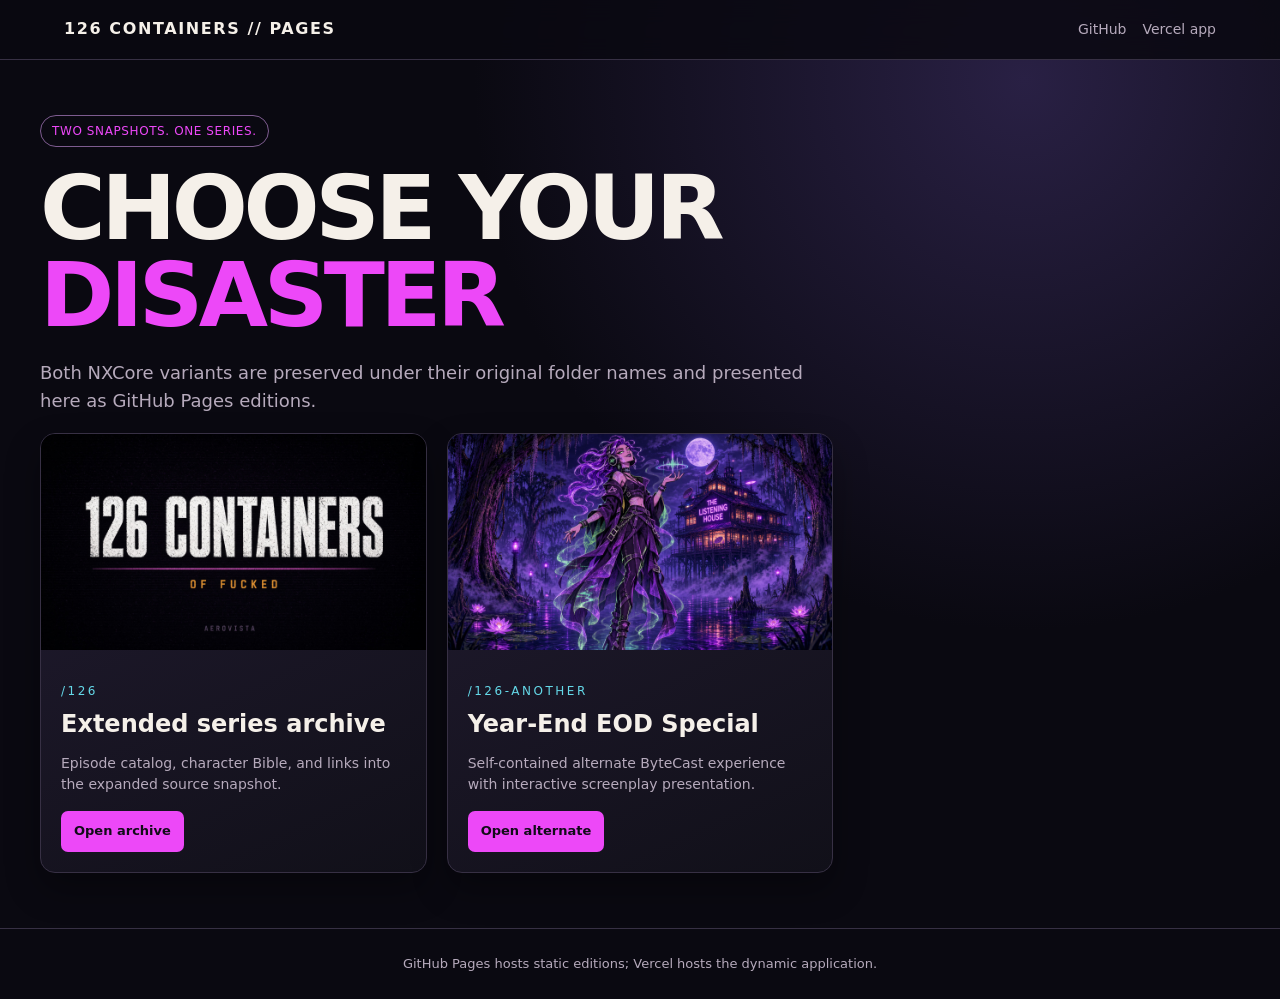
<file: index.html>
<!DOCTYPE html><html lang="en"><head><meta charset="utf-8"><meta name="viewport" content="width=device-width,initial-scale=1"><title>126 Containers of Fucked | Pages</title><style>:root{color-scheme:dark;--ink:#f5f0e9;--bg:#0a0911;--panel:#171423;--line:#373044;--muted:#b6aabc;--pink:#ed48f8;--cyan:#64d8e8;--amber:#ffc27a}*{box-sizing:border-box}body{margin:0;background:radial-gradient(circle at 80% 8%,#292044 0,transparent 40%),var(--bg);color:var(--ink);font:16px/1.55 system-ui,-apple-system,Segoe UI,sans-serif}a{color:inherit}nav{display:flex;justify-content:space-between;align-items:center;gap:14px;flex-wrap:wrap;padding:17px max(5vw,20px);border-bottom:1px solid var(--line);background:#0a0911d9;position:sticky;top:0;z-index:2;backdrop-filter:blur(12px)}nav strong{letter-spacing:.1em}nav a{margin-left:16px;text-decoration:none;font-size:14px;color:var(--muted)}nav a:hover{color:white}main{max-width:1200px;margin:auto;padding:30px 24px 70px}.eyebrow{text-transform:uppercase;letter-spacing:.21em;font-size:12px;color:var(--cyan)}h1{font-size:clamp(44px,7vw,90px);line-height:.97;letter-spacing:-.05em;margin:18px 0 20px;text-transform:uppercase}h1 em{font-style:normal;color:var(--pink)}.lead{max-width:800px;color:var(--muted);font-size:18px}.hero{padding:55px 0}.pill{display:inline-flex;border:1px solid #7e5c90;padding:6px 11px;border-radius:99px;color:var(--pink);font-size:12px;letter-spacing:.05em}h2{font-size:clamp(30px,4vw,49px);margin:55px 0 18px;line-height:1.1}.grid{display:grid;grid-template-columns:repeat(3,minmax(0,1fr));gap:20px}.episode{border:1px solid var(--line);border-radius:15px;overflow:hidden;background:linear-gradient(155deg,#211b30,#111019);box-shadow:0 16px 35px #0005}.episode>img{aspect-ratio:16/9;width:100%;object-fit:cover}.inner{padding:20px}.row{display:flex;justify-content:space-between;gap:12px;align-items:center}.number{color:var(--pink);font-size:22px;font-weight:800}.state{font-size:11px;letter-spacing:.06em;color:var(--amber);text-align:right}.episode h3{font-size:24px;line-height:1.15;margin:8px 0}.episode p{min-height:44px;color:var(--muted);font-size:14px}.actions{display:flex;gap:10px;flex-wrap:wrap}.actions a,.cta{display:inline-flex;align-items:center;min-height:41px;padding:10px 13px;border-radius:7px;background:var(--pink);color:#110c18;text-decoration:none;font-size:13px;font-weight:700}.actions a.secondary{background:transparent;border:1px solid #695574;color:var(--ink)}.special{padding:24px;border:1px solid #6d4a8a;background:linear-gradient(100deg,#29203b,#111019);border-radius:14px;margin-top:25px}.cast{display:grid;grid-template-columns:repeat(6,1fr);gap:13px}.cast figure{margin:0;background:var(--panel);overflow:hidden;border:1px solid var(--line);border-radius:10px}.cast img{display:block;width:100%;aspect-ratio:2/3;object-fit:cover}.cast figcaption{text-align:center;padding:10px;color:var(--muted);text-transform:uppercase;letter-spacing:.09em;font-size:12px}.note{border-left:3px solid var(--amber);padding:10px 18px;background:#27202e;color:var(--muted)}footer{padding:25px 20px;border-top:1px solid var(--line);color:var(--muted);text-align:center;font-size:13px}@media(max-width:850px){.grid{grid-template-columns:repeat(2,1fr)}.cast{grid-template-columns:repeat(3,1fr)}}@media(max-width:580px){.grid{grid-template-columns:1fr}.cast{grid-template-columns:repeat(2,1fr)}nav a{margin-left:9px}.hero{padding:25px 0}}</style></head><body><nav><strong>126 CONTAINERS // PAGES</strong><div><a href="https://github.com/aerovista-us/126-Containers-of-Fucked">GitHub</a><a href="https://126-containers-of-fucked.vercel.app/">Vercel app</a></div></nav><main class="hero"><span class="pill">TWO SNAPSHOTS. ONE SERIES.</span><h1>CHOOSE YOUR<br><em>DISASTER</em></h1><p class="lead">Both NXCore variants are preserved under their original folder names and presented here as GitHub Pages editions.</p><div class="grid"><article class="episode"><img src="126/assets/series.jpg" alt="Series poster"><div class="inner"><span class="eyebrow">/126</span><h3>Extended series archive</h3><p>Episode catalog, character Bible, and links into the expanded source snapshot.</p><a class="cta" href="126/">Open archive</a></div></article><article class="episode"><img src="126/assets/vesper.jpg" alt="Special poster"><div class="inner"><span class="eyebrow">/126-another</span><h3>Year-End EOD Special</h3><p>Self-contained alternate ByteCast experience with interactive screenplay presentation.</p><a class="cta" href="126-another/">Open alternate</a></div></article></div></main><footer>GitHub Pages hosts static editions; Vercel hosts the dynamic application.</footer></body></html>
</file>
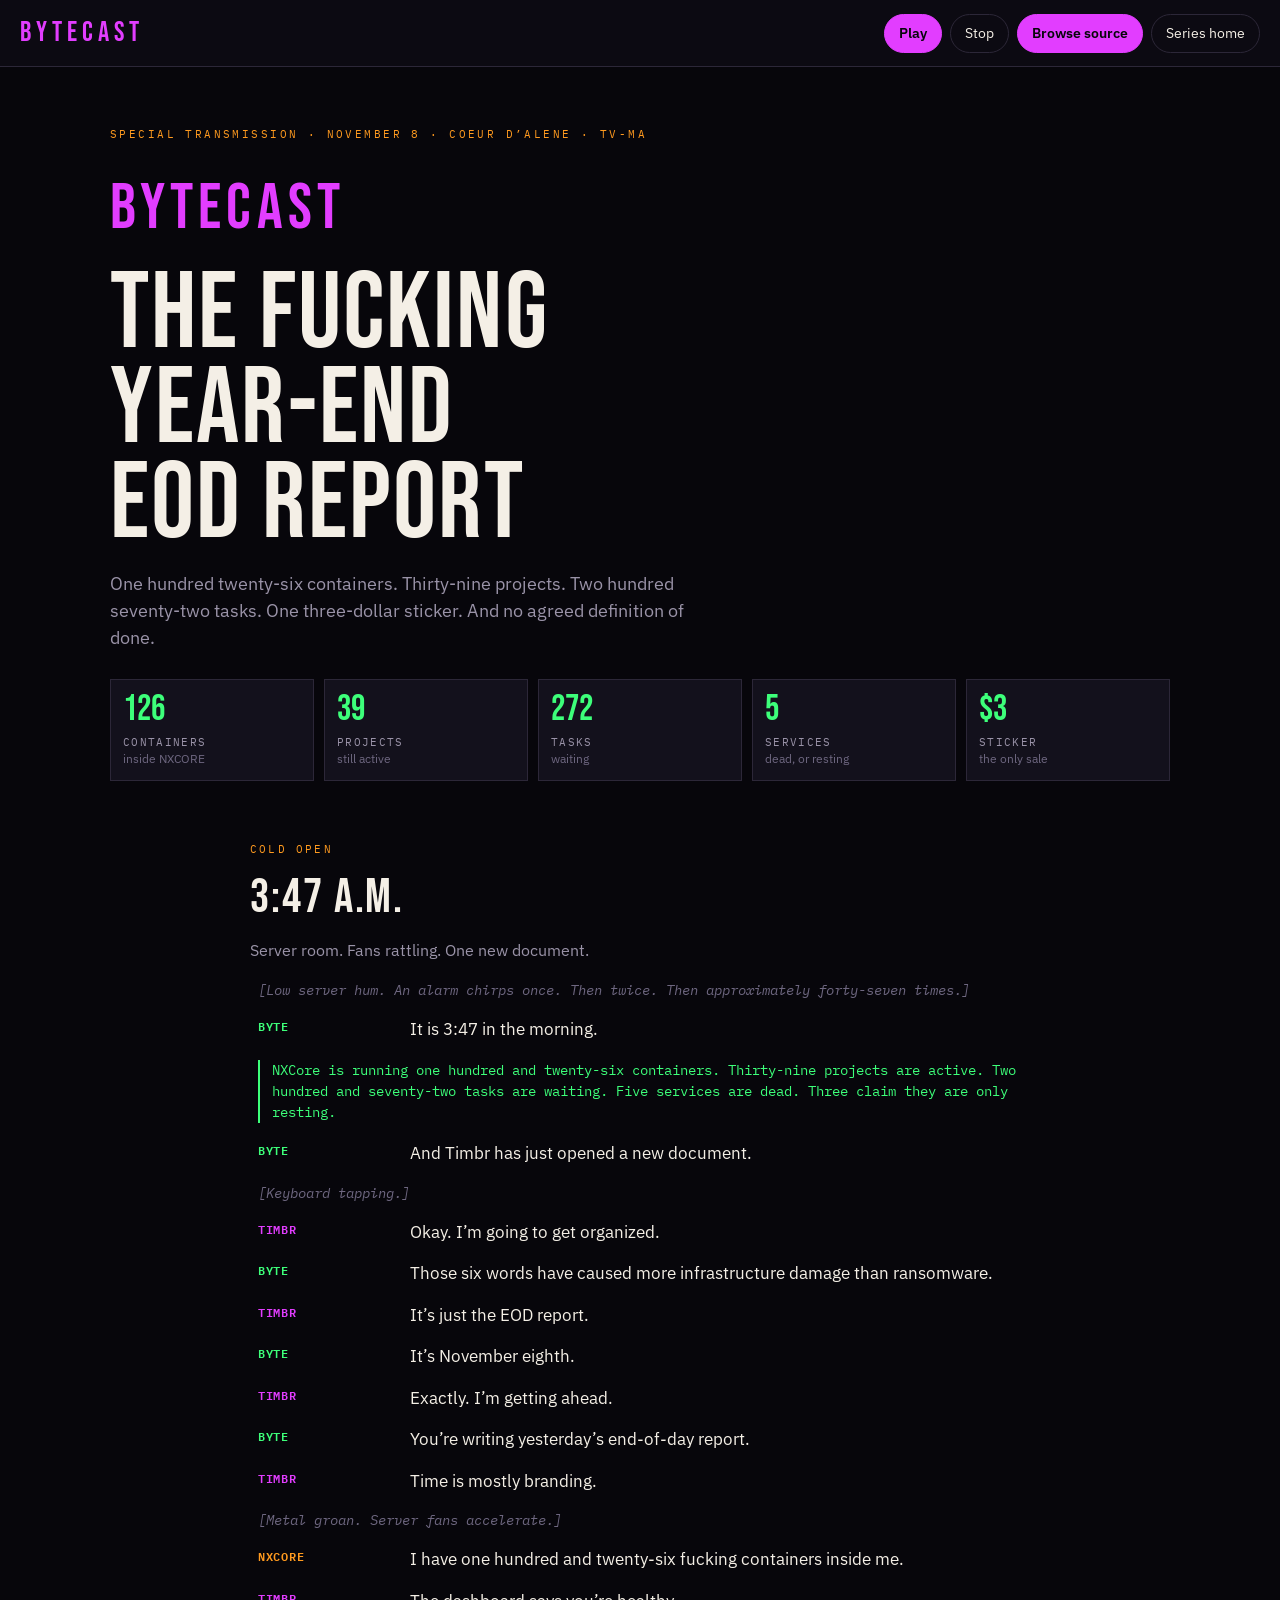
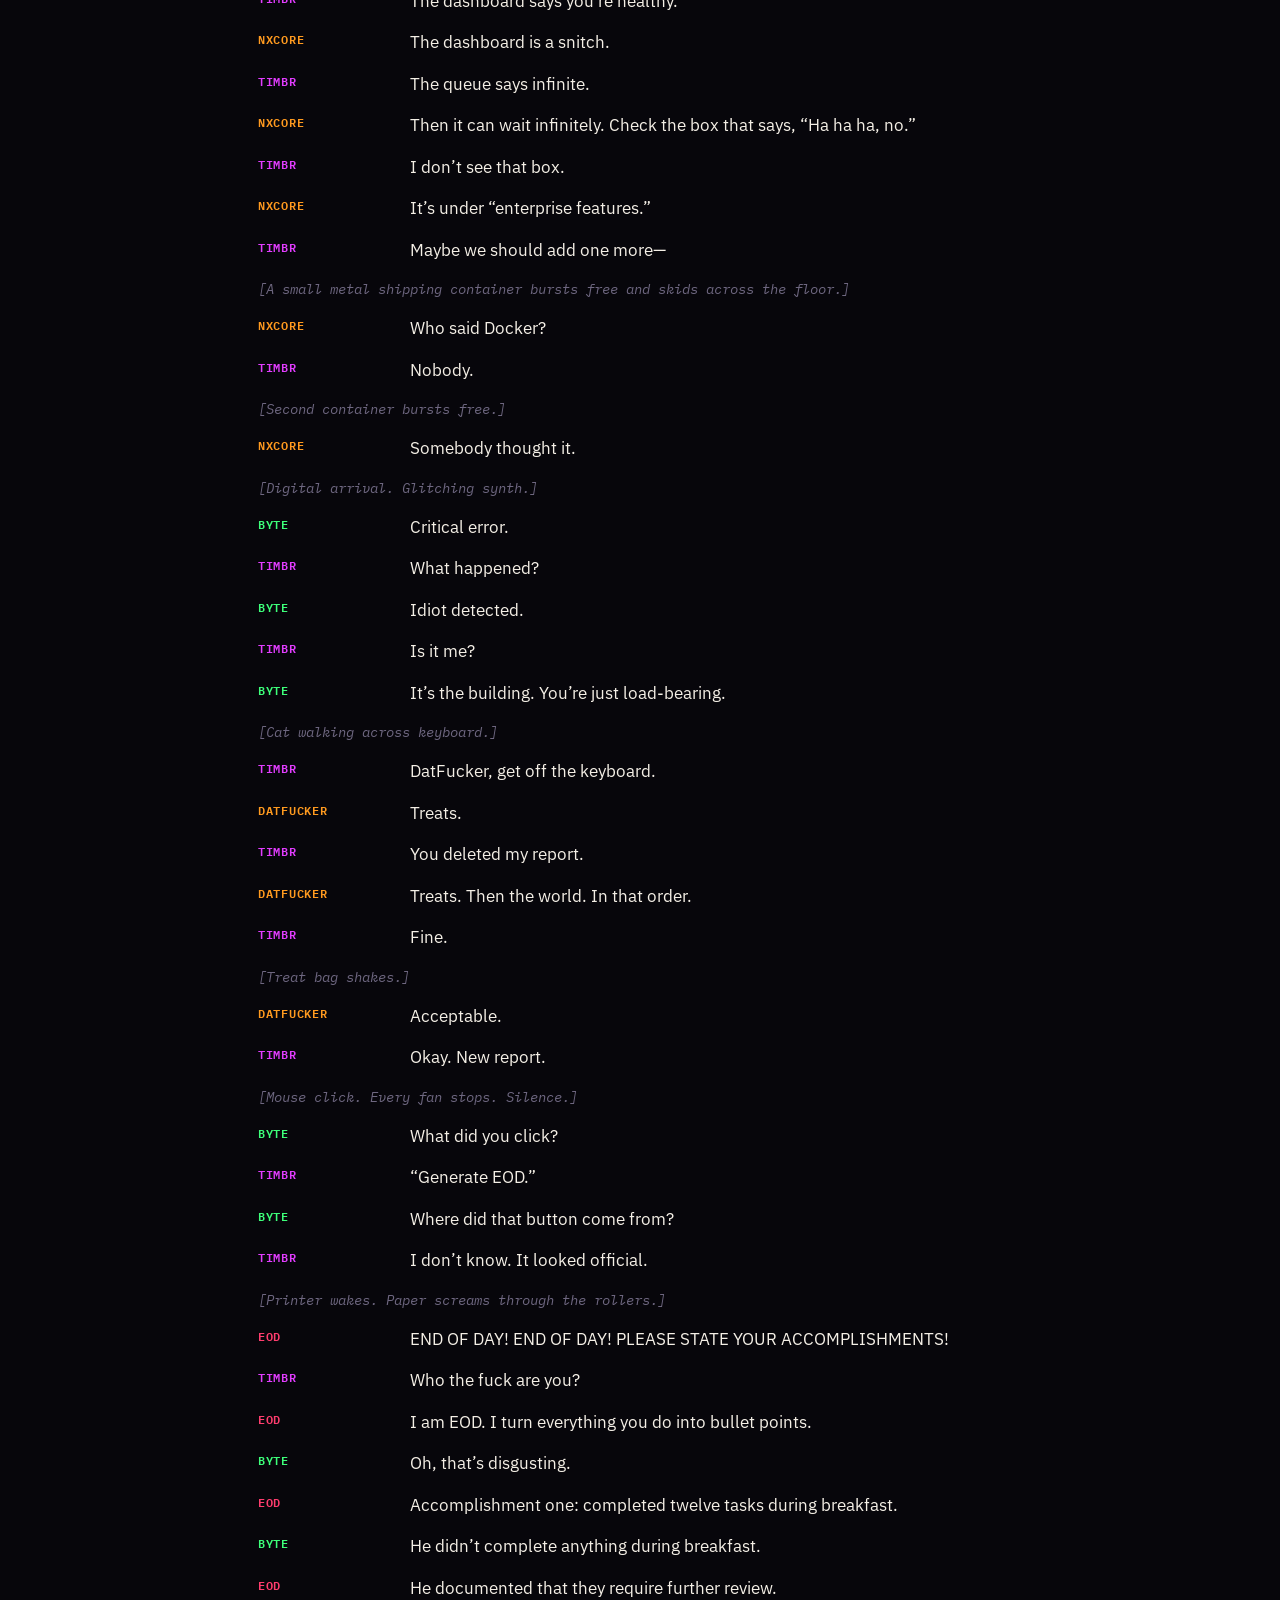
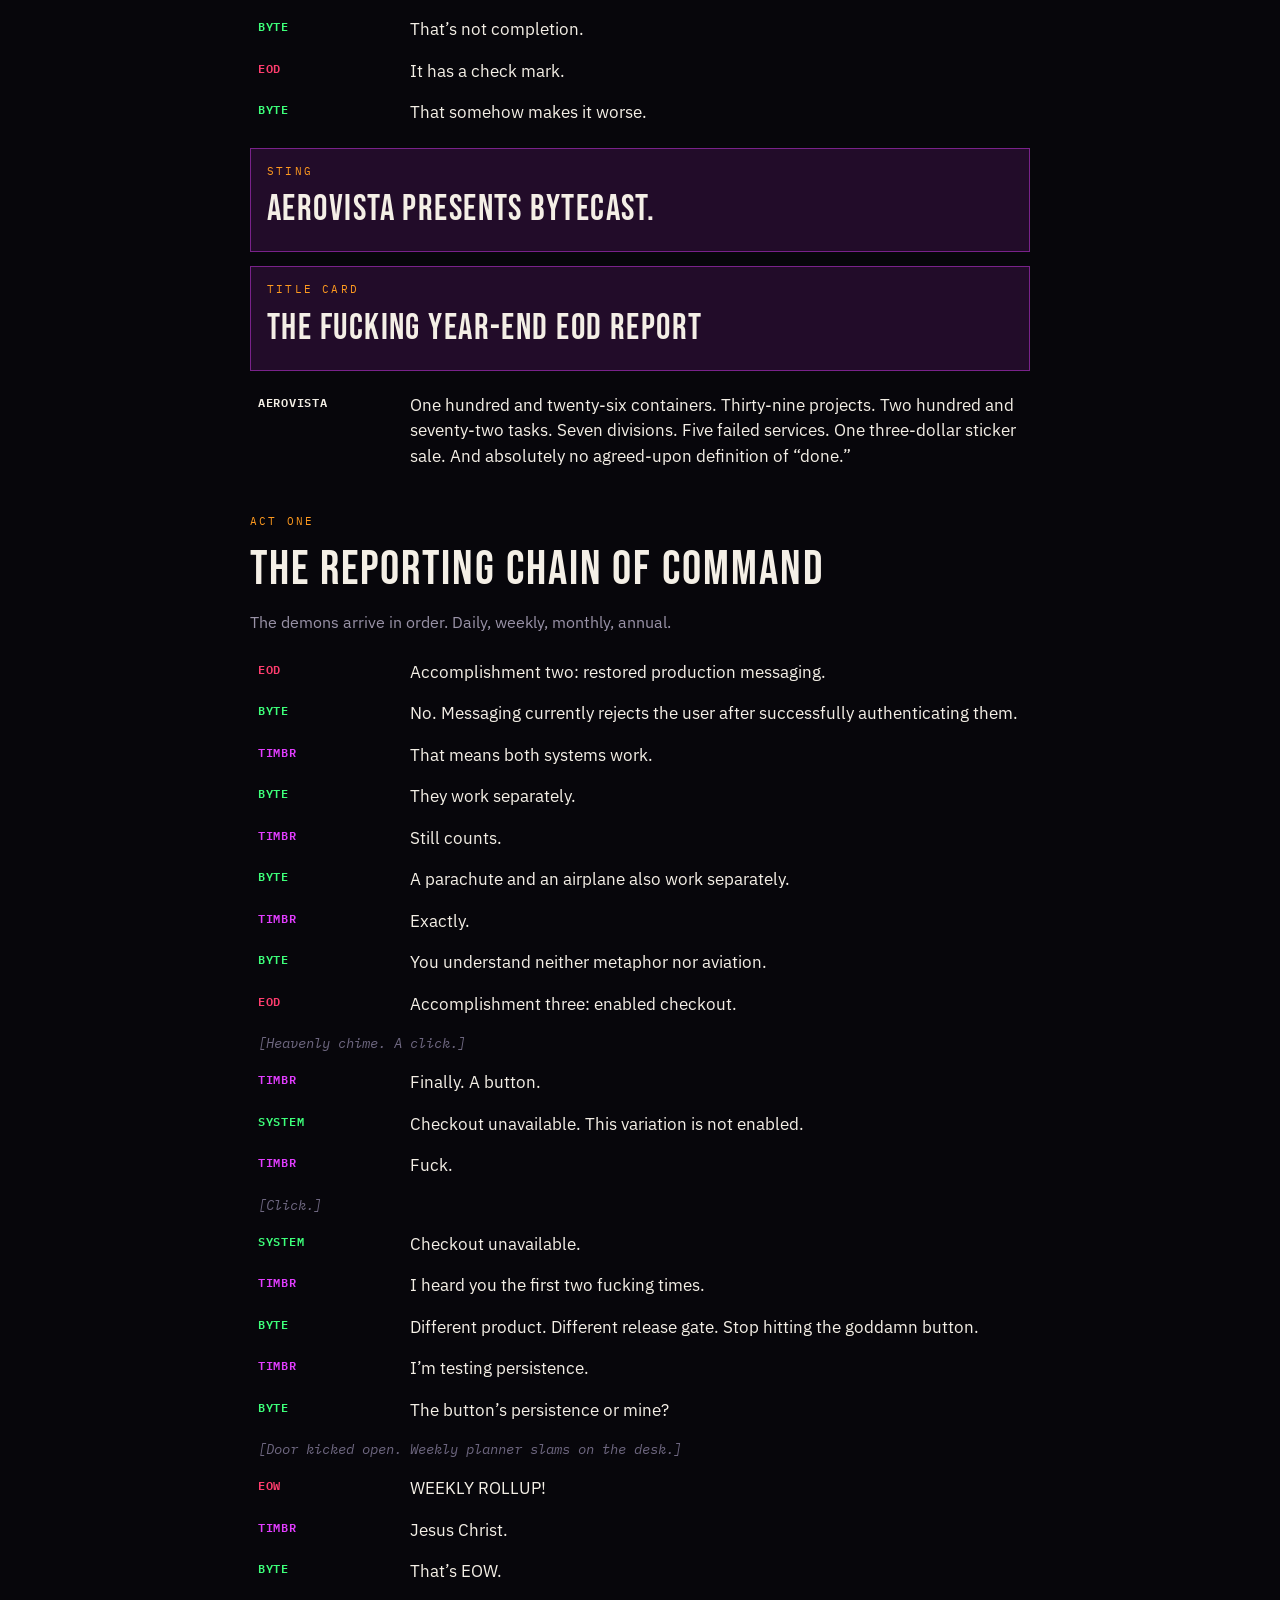
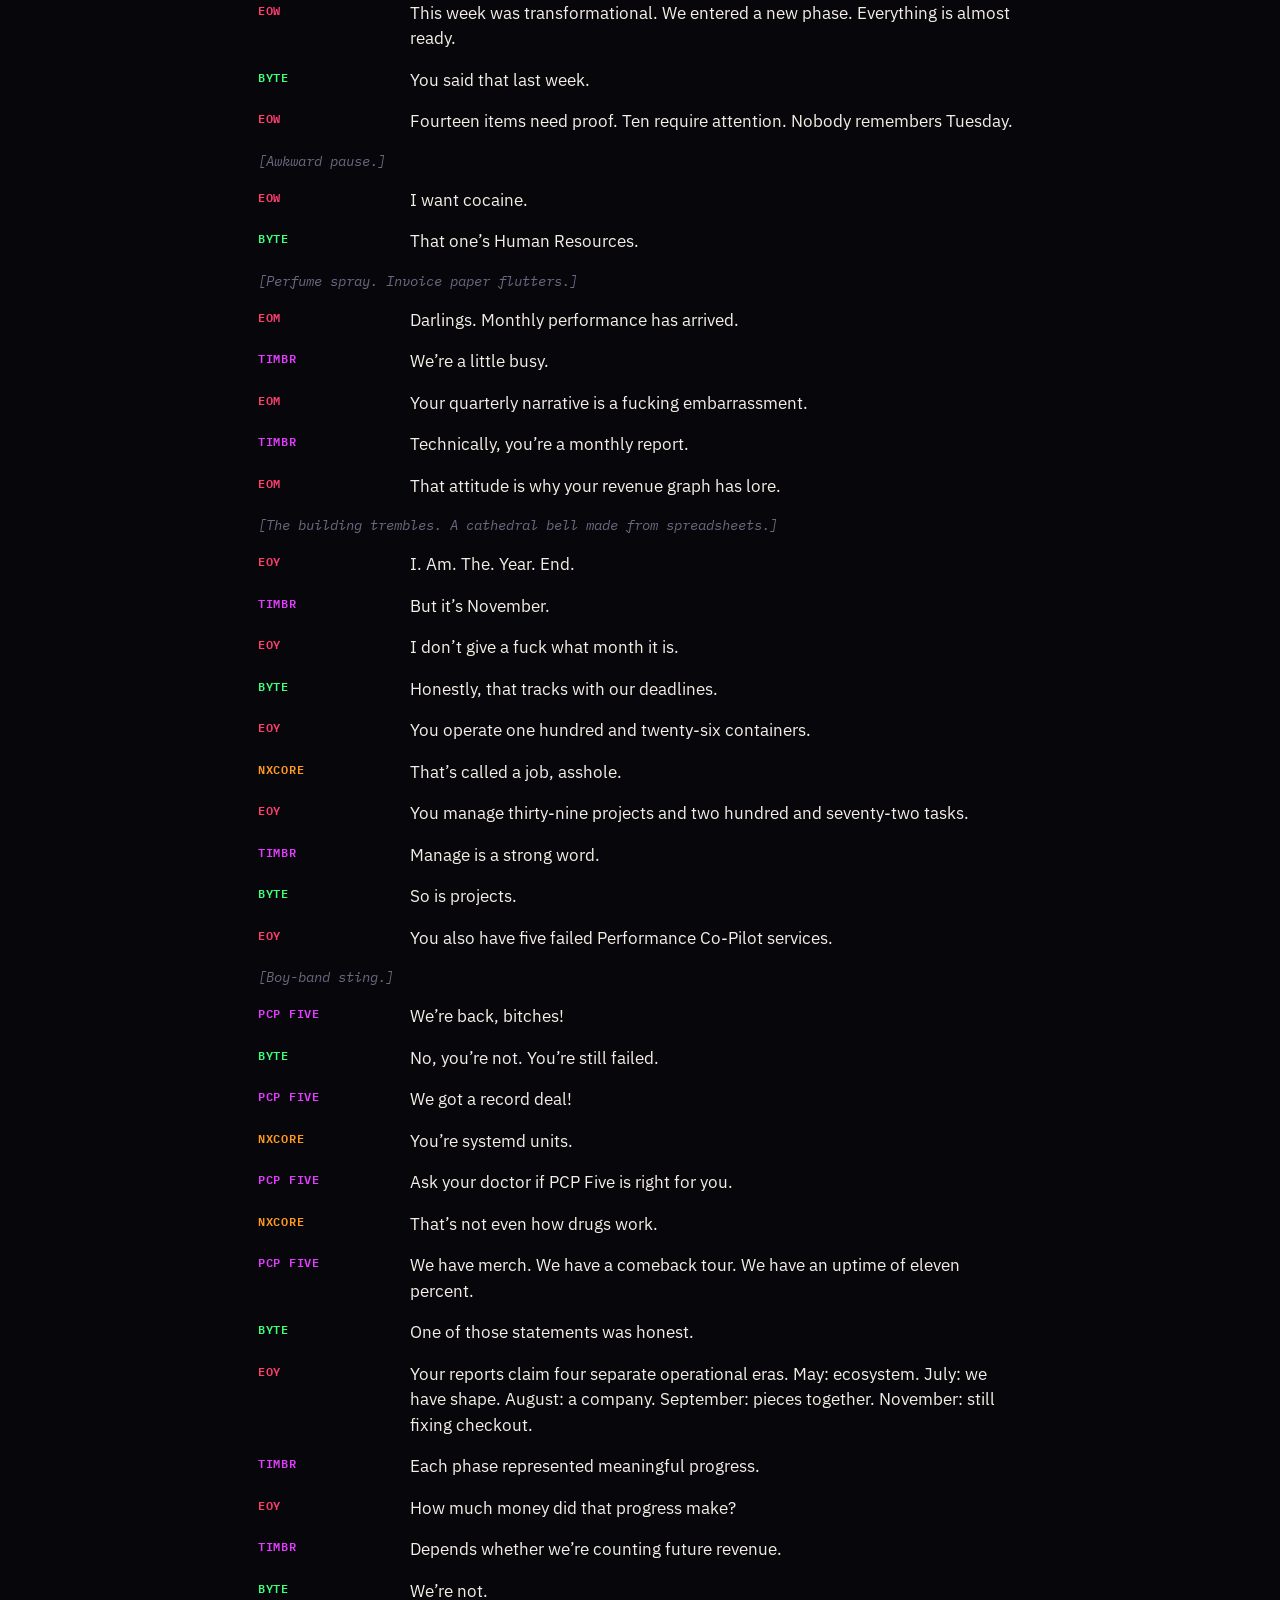
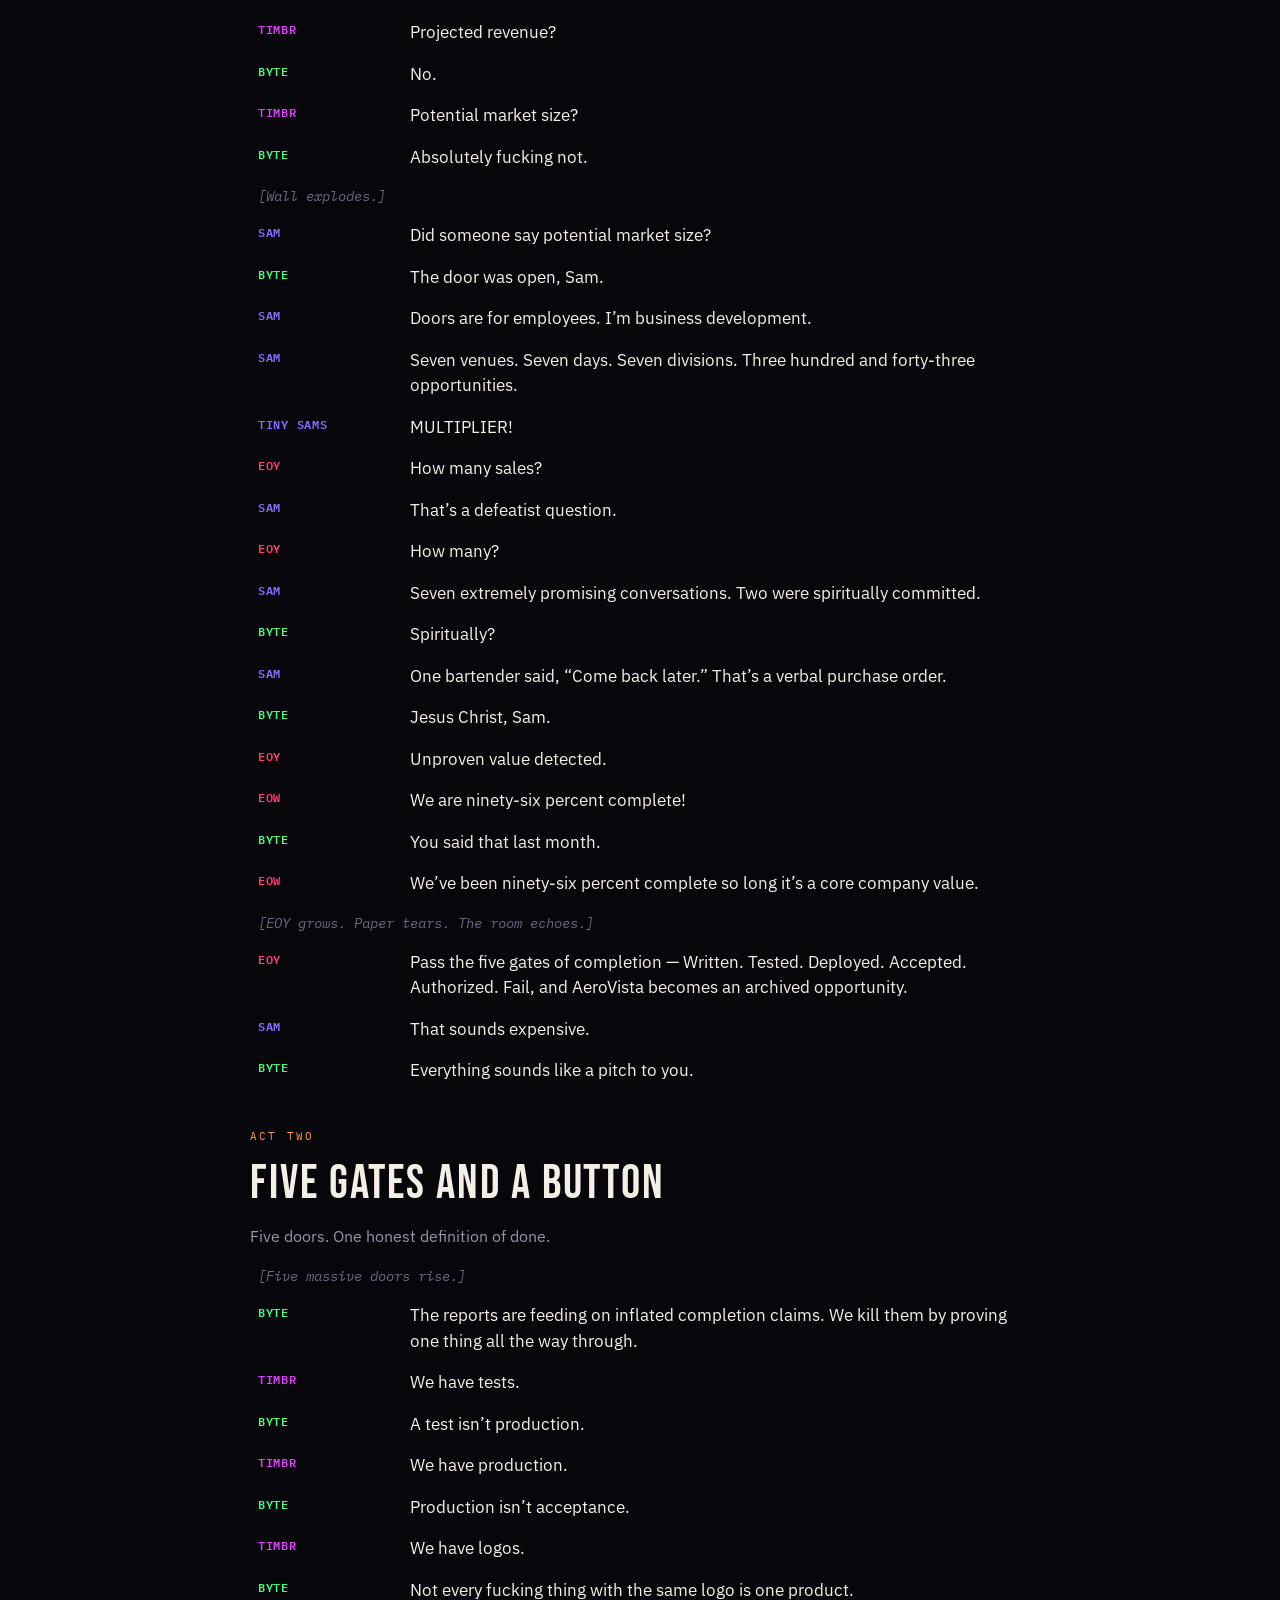
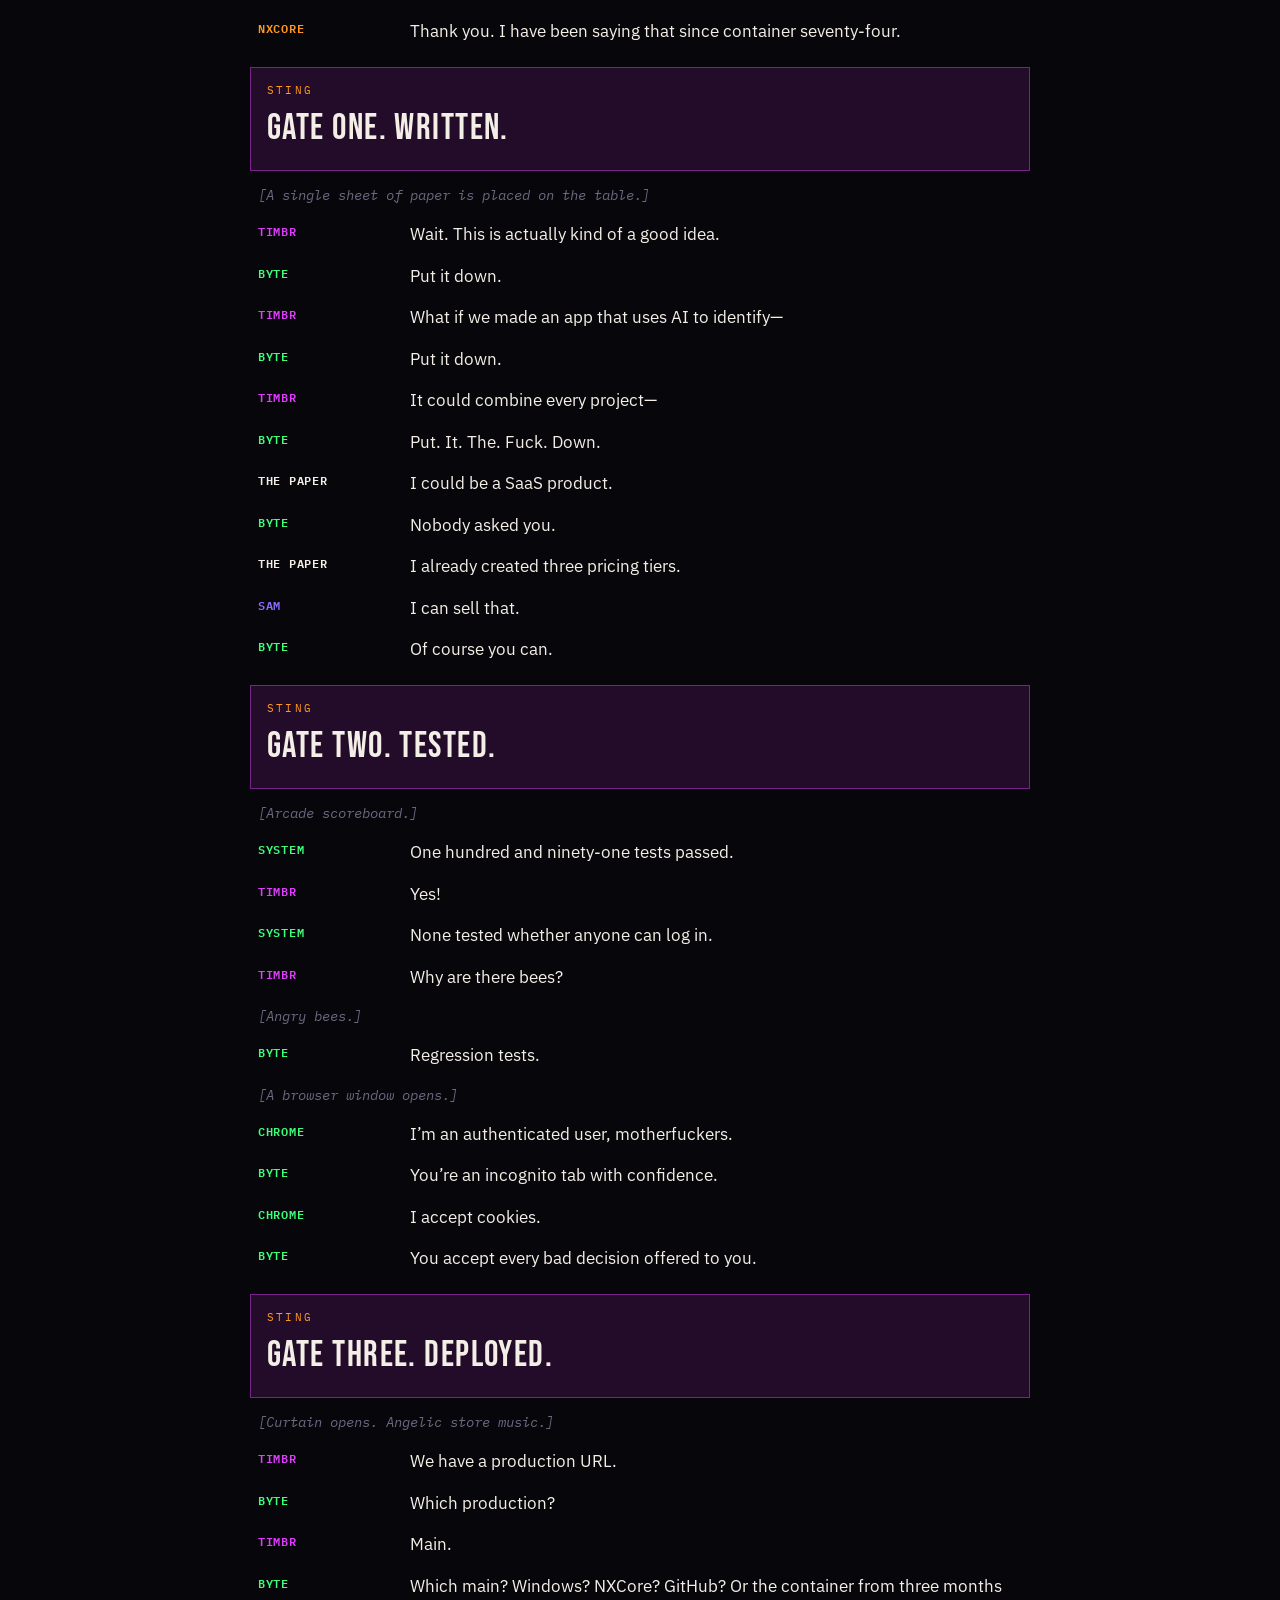
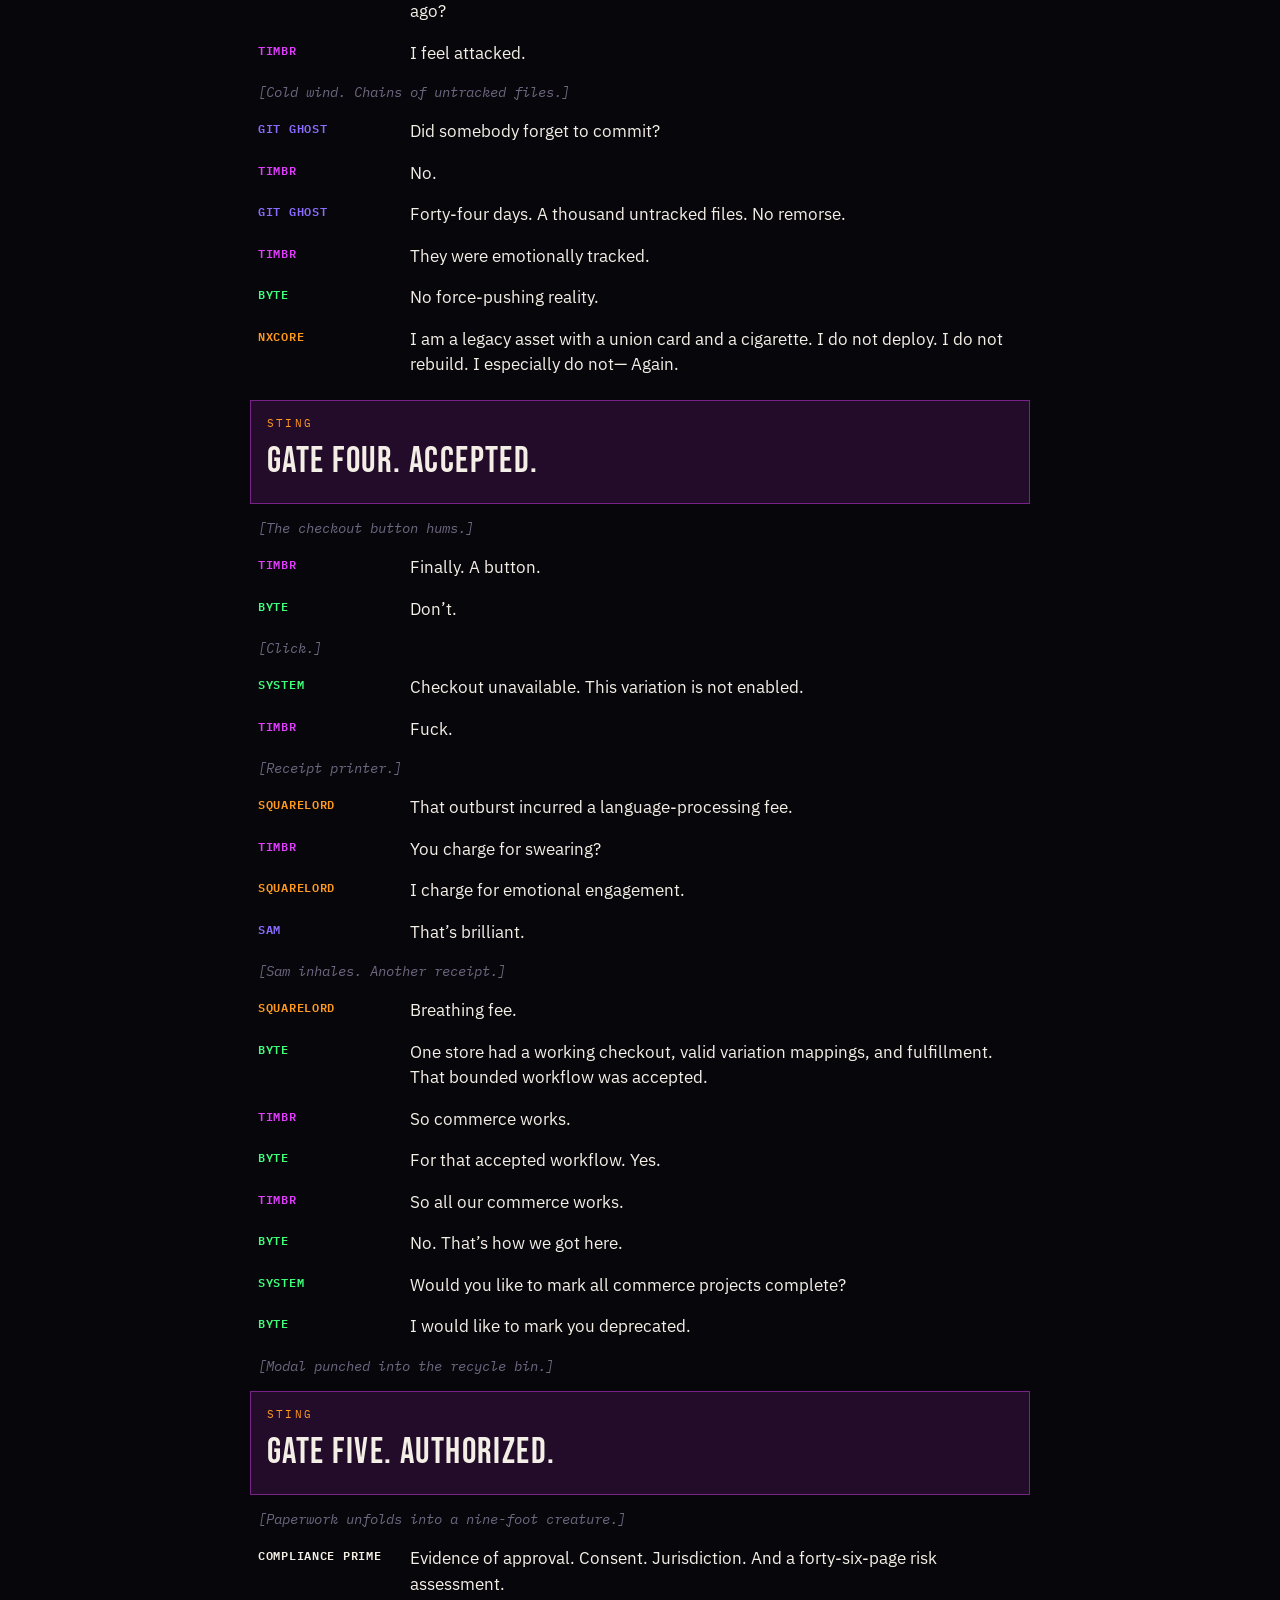
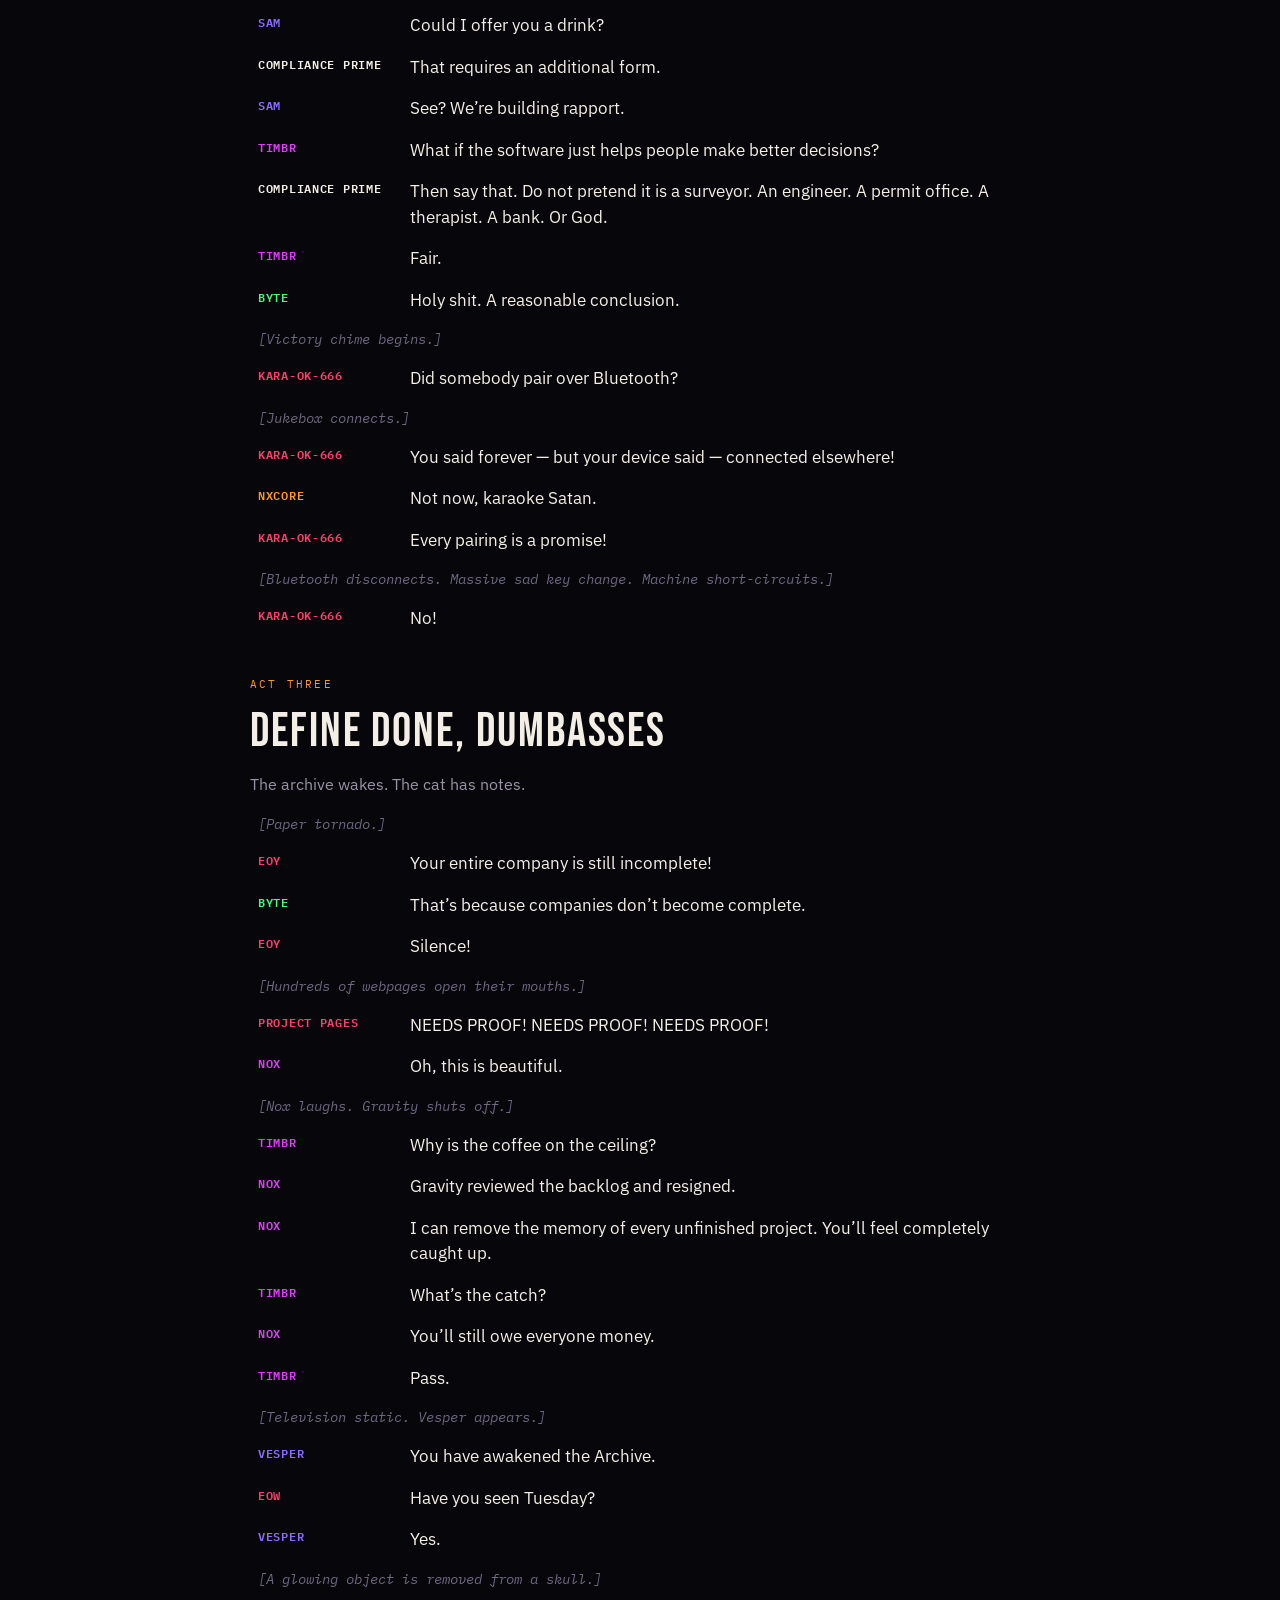
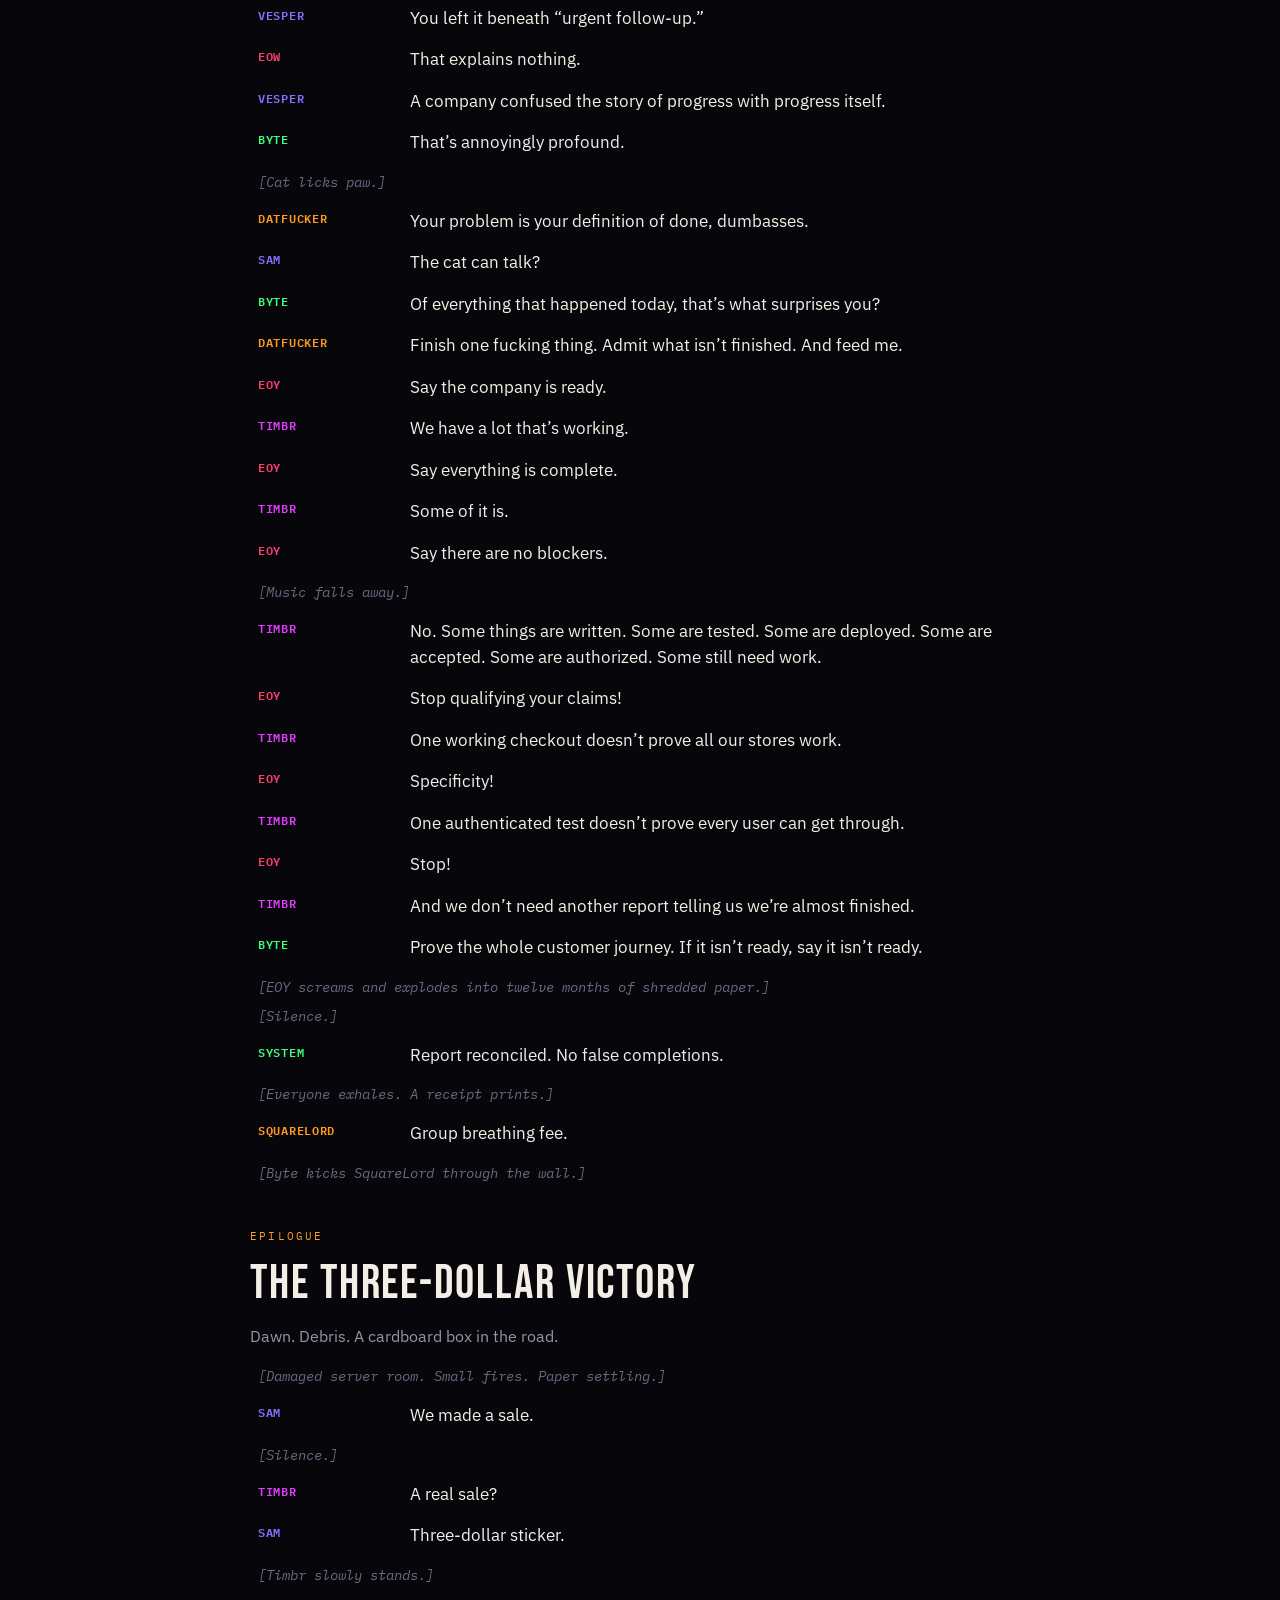
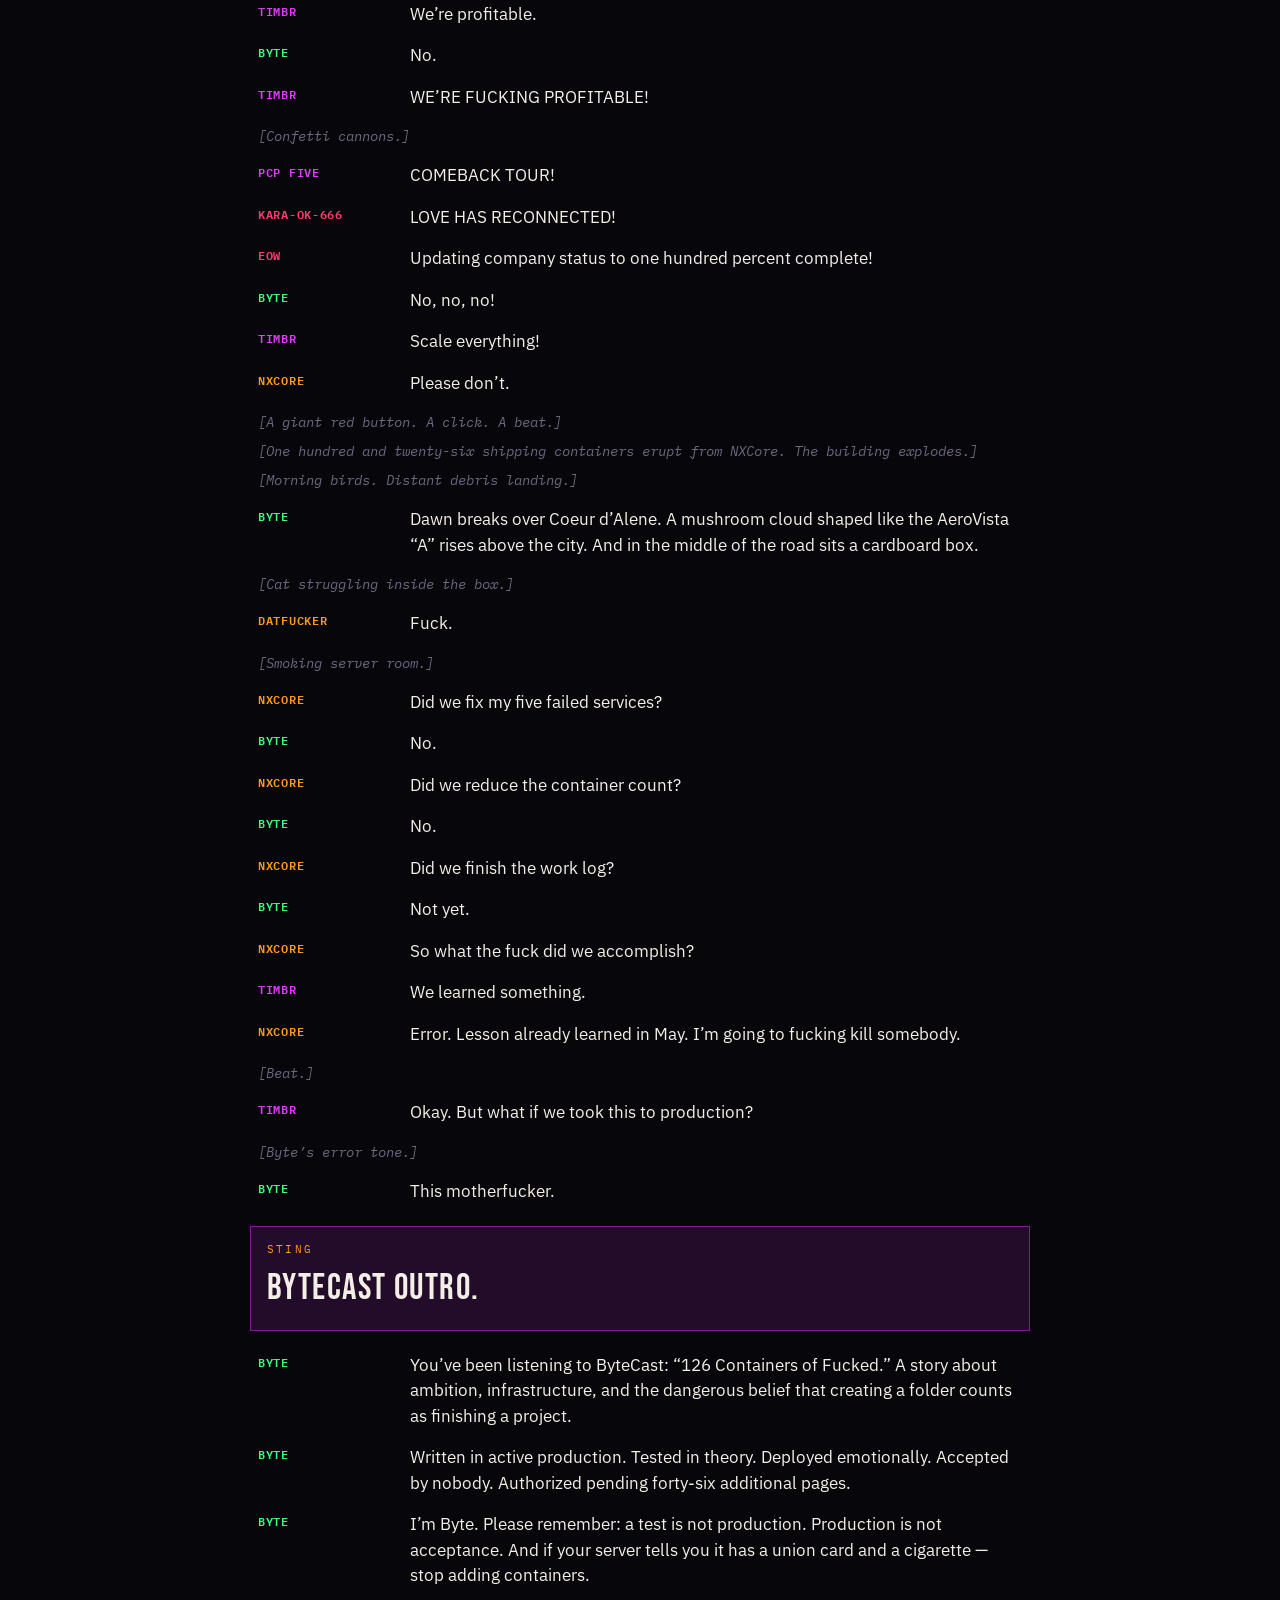
<file: 126-another/index.html>
<!DOCTYPE html>
<html lang="en">
<head>
<meta charset="utf-8">
<meta name="viewport" content="width=device-width, initial-scale=1">
<title>ByteCast — The Fucking Year-End EOD Report</title>
<meta name="description" content="ByteCast special. 126 containers. A late-night AeroVista workplace comedy about the year-end report.">
<link rel="icon" href="./favicon.svg">
<link rel="preconnect" href="https://fonts.googleapis.com">
<link rel="preconnect" href="https://fonts.gstatic.com" crossorigin>
<link href="https://fonts.googleapis.com/css2?family=Bebas+Neue&family=IBM+Plex+Mono:ital,wght@0,400;0,600;1,400&family=IBM+Plex+Sans:ital,wght@0,400;0,600;1,400&display=swap" rel="stylesheet">
<style>
  :root {
    --void: #07060b; --ink: #0e0c14; --panel: #16131f; --line: #2c2738;
    --fog: #9a93a8; --paper: #f4efe6; --mute: #6e6780;
    --magenta: #e23dff; --amber: #ff9a1f; --crt: #3dff7a; --violet: #8b6cff; --danger: #ff3d6e;
  }
  * { box-sizing: border-box; }
  html { scroll-behavior: smooth; }
  body {
    margin: 0; background: var(--void); color: var(--paper);
    font-family: "IBM Plex Sans", "Segoe UI", sans-serif; line-height: 1.5;
  }
  a { color: inherit; }
  button, a.btn { cursor: pointer; }
  .top {
    position: sticky; top: 0; z-index: 5;
    display: flex; align-items: center; justify-content: space-between; gap: 12px;
    padding: 12px 20px; background: color-mix(in srgb, var(--ink) 88%, transparent);
    border-bottom: 1px solid var(--line); backdrop-filter: blur(10px);
  }
  .brand { font-family: "Bebas Neue", Impact, sans-serif; letter-spacing: 0.18em; font-size: 28px; color: var(--magenta); text-decoration: none; }
  .tools { display: flex; gap: 8px; flex-wrap: wrap; }
  .btn {
    border: 1px solid var(--line); background: transparent; color: var(--paper);
    border-radius: 999px; padding: 8px 14px; font: inherit; font-size: 14px; text-decoration: none;
  }
  .btn.hot { background: var(--magenta); color: var(--void); border-color: var(--magenta); font-weight: 600; }
  .btn.on { border-color: var(--crt); color: var(--crt); background: transparent; }
  .hero { max-width: 1100px; margin: 0 auto; padding: 48px 20px 12px; }
  .eyebrow { font-family: "IBM Plex Mono", ui-monospace, monospace; font-size: 11px; letter-spacing: 0.22em; text-transform: uppercase; color: var(--amber); }
  .hero h1 {
    font-family: "Bebas Neue", Impact, sans-serif; font-weight: 400;
    font-size: clamp(52px, 10vw, 108px); line-height: 0.88; letter-spacing: 0.02em; margin: 10px 0 0;
  }
  .sub { font-family: "Bebas Neue", Impact, sans-serif; color: var(--magenta); font-size: clamp(36px, 6vw, 64px); letter-spacing: 0.08em; margin: 18px 0 0; }
  .lede { max-width: 38rem; color: var(--fog); font-size: 18px; }
  .stats { display: grid; grid-template-columns: repeat(5, 1fr); gap: 10px; margin-top: 28px; }
  .statbox { border: 1px solid var(--line); background: color-mix(in srgb, var(--panel) 85%, transparent); padding: 12px; }
  .statbox b { display: block; font-family: "Bebas Neue", Impact, sans-serif; font-size: 36px; color: var(--crt); font-weight: 400; line-height: 1; }
  .statbox span { display: block; margin-top: 6px; font-family: "IBM Plex Mono", monospace; font-size: 11px; letter-spacing: 0.12em; text-transform: uppercase; color: var(--fog); }
  .statbox small { display: block; color: var(--mute); letter-spacing: 0; text-transform: none; font-size: 12px; }
  main { max-width: 820px; margin: 0 auto; padding: 12px 20px 80px; }
  .act { padding-top: 36px; }
  .acthead h2 { font-family: "Bebas Neue", Impact, sans-serif; font-size: 48px; letter-spacing: 0.04em; font-weight: 400; margin: 4px 0; }
  .kicker { font-family: "IBM Plex Mono", monospace; font-size: 11px; letter-spacing: 0.2em; text-transform: uppercase; color: var(--amber); margin: 0; }
  .setting { color: var(--fog); margin: 0 0 18px; }
  .line { display: grid; grid-template-columns: 140px 1fr; gap: 12px; padding: 8px; border-radius: 8px; }
  .who { margin: 0; font-family: "IBM Plex Mono", monospace; font-size: 12px; font-weight: 600; letter-spacing: 0.06em; }
  .say { margin: 0; font-size: 17px; }
  .sfx { font-family: "IBM Plex Mono", monospace; font-style: italic; color: var(--mute); font-size: 14px; margin: 8px; }
  .stat { border-left: 2px solid var(--crt); color: var(--crt); font-family: "IBM Plex Mono", monospace; font-size: 14px; margin: 10px 8px; padding-left: 12px; }
  .card { margin: 14px 0; border: 1px solid color-mix(in srgb, var(--magenta) 45%, transparent); background: color-mix(in srgb, var(--magenta) 12%, transparent); padding: 14px 16px; }
  .lockup { font-family: "Bebas Neue", Impact, sans-serif; font-size: 36px; letter-spacing: 0.04em; margin: 4px 0 0; }
  .tone-crt { color: var(--crt); } .tone-magenta { color: var(--magenta); } .tone-amber { color: var(--amber); }
  .tone-violet { color: var(--violet); } .tone-paper { color: var(--paper); } .tone-danger { color: var(--danger); }
  .beat.on { background: color-mix(in srgb, var(--magenta) 14%, transparent); outline: 1px solid color-mix(in srgb, var(--magenta) 50%, transparent); }
  footer.colophon { max-width: 820px; margin: 0 auto 48px; padding: 0 20px; color: var(--mute); font-family: "IBM Plex Mono", monospace; font-size: 12px; }
  @media (max-width: 700px) {
    .stats { grid-template-columns: repeat(2, 1fr); }
    .line { grid-template-columns: 1fr; gap: 2px; }
    .top { align-items: flex-start; flex-direction: column; }
  }
</style>
</head>
<body>
<header class="top">
  <a class="brand" href="../">BYTECAST</a>
  <div class="tools">
    <button class="btn hot" id="play" type="button">Play</button>
    <button class="btn" id="stop" type="button">Stop</button>
    <a class="btn hot" href="https://github.com/aerovista-us/126-Containers-of-Fucked/tree/main/126-another">Browse source</a>
    <a class="btn" href="../">Series home</a>
  </div>
</header>
<section class="hero">
  <p class="eyebrow">Special transmission · November 8 · Coeur d’Alene · TV-MA</p>
  <p class="sub">BYTECAST</p>
  <h1>THE FUCKING<br>YEAR-END<br>EOD REPORT</h1>
  <p class="lede">One hundred twenty-six containers. Thirty-nine projects. Two hundred seventy-two tasks. One three-dollar sticker. And no agreed definition of done.</p>
  <div class="stats"><div class="statbox"><b>126</b><span>containers</span><small>inside NXCORE</small></div><div class="statbox"><b>39</b><span>projects</span><small>still active</small></div><div class="statbox"><b>272</b><span>tasks</span><small>waiting</small></div><div class="statbox"><b>5</b><span>services</span><small>dead, or resting</small></div><div class="statbox"><b>$3</b><span>sticker</span><small>the only sale</small></div></div>
</section>
<main>
<section class="act" id="act-cold">
  <header class="acthead">
    <p class="kicker">Cold open</p>
    <h2>3:47 a.m.</h2>
    <p class="setting">Server room. Fans rattling. One new document.</p>
  </header>
  <p class="sfx beat" id="c1">[Low server hum. An alarm chirps once. Then twice. Then approximately forty-seven times.]</p>
<div class="line beat" id="c2"><p class="who tone-crt">BYTE</p><p class="say">It is 3:47 in the morning.</p></div>
<p class="stat beat" id="c3">NXCore is running one hundred and twenty-six containers. Thirty-nine projects are active. Two hundred and seventy-two tasks are waiting. Five services are dead. Three claim they are only resting.</p>
<div class="line beat" id="c4"><p class="who tone-crt">BYTE</p><p class="say">And Timbr has just opened a new document.</p></div>
<p class="sfx beat" id="c5">[Keyboard tapping.]</p>
<div class="line beat" id="c6"><p class="who tone-magenta">TIMBR</p><p class="say">Okay. I’m going to get organized.</p></div>
<div class="line beat" id="c7"><p class="who tone-crt">BYTE</p><p class="say">Those six words have caused more infrastructure damage than ransomware.</p></div>
<div class="line beat" id="c8"><p class="who tone-magenta">TIMBR</p><p class="say">It’s just the EOD report.</p></div>
<div class="line beat" id="c9"><p class="who tone-crt">BYTE</p><p class="say">It’s November eighth.</p></div>
<div class="line beat" id="c10"><p class="who tone-magenta">TIMBR</p><p class="say">Exactly. I’m getting ahead.</p></div>
<div class="line beat" id="c11"><p class="who tone-crt">BYTE</p><p class="say">You’re writing yesterday’s end-of-day report.</p></div>
<div class="line beat" id="c12"><p class="who tone-magenta">TIMBR</p><p class="say">Time is mostly branding.</p></div>
<p class="sfx beat" id="c13">[Metal groan. Server fans accelerate.]</p>
<div class="line beat" id="c14"><p class="who tone-amber">NXCORE</p><p class="say">I have one hundred and twenty-six fucking containers inside me.</p></div>
<div class="line beat" id="c15"><p class="who tone-magenta">TIMBR</p><p class="say">The dashboard says you’re healthy.</p></div>
<div class="line beat" id="c16"><p class="who tone-amber">NXCORE</p><p class="say">The dashboard is a snitch.</p></div>
<div class="line beat" id="c17"><p class="who tone-magenta">TIMBR</p><p class="say">The queue says infinite.</p></div>
<div class="line beat" id="c18"><p class="who tone-amber">NXCORE</p><p class="say">Then it can wait infinitely. Check the box that says, “Ha ha ha, no.”</p></div>
<div class="line beat" id="c19"><p class="who tone-magenta">TIMBR</p><p class="say">I don’t see that box.</p></div>
<div class="line beat" id="c20"><p class="who tone-amber">NXCORE</p><p class="say">It’s under “enterprise features.”</p></div>
<div class="line beat" id="c21"><p class="who tone-magenta">TIMBR</p><p class="say">Maybe we should add one more—</p></div>
<p class="sfx beat" id="c22">[A small metal shipping container bursts free and skids across the floor.]</p>
<div class="line beat" id="c23"><p class="who tone-amber">NXCORE</p><p class="say">Who said Docker?</p></div>
<div class="line beat" id="c24"><p class="who tone-magenta">TIMBR</p><p class="say">Nobody.</p></div>
<p class="sfx beat" id="c25">[Second container bursts free.]</p>
<div class="line beat" id="c26"><p class="who tone-amber">NXCORE</p><p class="say">Somebody thought it.</p></div>
<p class="sfx beat" id="c27">[Digital arrival. Glitching synth.]</p>
<div class="line beat" id="c28"><p class="who tone-crt">BYTE</p><p class="say">Critical error.</p></div>
<div class="line beat" id="c29"><p class="who tone-magenta">TIMBR</p><p class="say">What happened?</p></div>
<div class="line beat" id="c30"><p class="who tone-crt">BYTE</p><p class="say">Idiot detected.</p></div>
<div class="line beat" id="c31"><p class="who tone-magenta">TIMBR</p><p class="say">Is it me?</p></div>
<div class="line beat" id="c32"><p class="who tone-crt">BYTE</p><p class="say">It’s the building. You’re just load-bearing.</p></div>
<p class="sfx beat" id="c33">[Cat walking across keyboard.]</p>
<div class="line beat" id="c34"><p class="who tone-magenta">TIMBR</p><p class="say">DatFucker, get off the keyboard.</p></div>
<div class="line beat" id="c35"><p class="who tone-amber">DATFUCKER</p><p class="say">Treats.</p></div>
<div class="line beat" id="c36"><p class="who tone-magenta">TIMBR</p><p class="say">You deleted my report.</p></div>
<div class="line beat" id="c37"><p class="who tone-amber">DATFUCKER</p><p class="say">Treats. Then the world. In that order.</p></div>
<div class="line beat" id="c38"><p class="who tone-magenta">TIMBR</p><p class="say">Fine.</p></div>
<p class="sfx beat" id="c39">[Treat bag shakes.]</p>
<div class="line beat" id="c40"><p class="who tone-amber">DATFUCKER</p><p class="say">Acceptable.</p></div>
<div class="line beat" id="c41"><p class="who tone-magenta">TIMBR</p><p class="say">Okay. New report.</p></div>
<p class="sfx beat" id="c42">[Mouse click. Every fan stops. Silence.]</p>
<div class="line beat" id="c43"><p class="who tone-crt">BYTE</p><p class="say">What did you click?</p></div>
<div class="line beat" id="c44"><p class="who tone-magenta">TIMBR</p><p class="say">“Generate EOD.”</p></div>
<div class="line beat" id="c45"><p class="who tone-crt">BYTE</p><p class="say">Where did that button come from?</p></div>
<div class="line beat" id="c46"><p class="who tone-magenta">TIMBR</p><p class="say">I don’t know. It looked official.</p></div>
<p class="sfx beat" id="c47">[Printer wakes. Paper screams through the rollers.]</p>
<div class="line beat" id="c48"><p class="who tone-danger">EOD</p><p class="say">END OF DAY! END OF DAY! PLEASE STATE YOUR ACCOMPLISHMENTS!</p></div>
<div class="line beat" id="c49"><p class="who tone-magenta">TIMBR</p><p class="say">Who the fuck are you?</p></div>
<div class="line beat" id="c50"><p class="who tone-danger">EOD</p><p class="say">I am EOD. I turn everything you do into bullet points.</p></div>
<div class="line beat" id="c51"><p class="who tone-crt">BYTE</p><p class="say">Oh, that’s disgusting.</p></div>
<div class="line beat" id="c52"><p class="who tone-danger">EOD</p><p class="say">Accomplishment one: completed twelve tasks during breakfast.</p></div>
<div class="line beat" id="c53"><p class="who tone-crt">BYTE</p><p class="say">He didn’t complete anything during breakfast.</p></div>
<div class="line beat" id="c54"><p class="who tone-danger">EOD</p><p class="say">He documented that they require further review.</p></div>
<div class="line beat" id="c55"><p class="who tone-crt">BYTE</p><p class="say">That’s not completion.</p></div>
<div class="line beat" id="c56"><p class="who tone-danger">EOD</p><p class="say">It has a check mark.</p></div>
<div class="line beat" id="c57"><p class="who tone-crt">BYTE</p><p class="say">That somehow makes it worse.</p></div>
<div class="card beat" id="c58"><p class="kicker">Sting</p><p class="lockup">AeroVista presents ByteCast.</p></div>
<div class="card beat" id="c59"><p class="kicker">Title card</p><p class="lockup">THE FUCKING YEAR-END EOD REPORT</p></div>
<div class="line beat" id="c60"><p class="who tone-paper">AEROVISTA</p><p class="say">One hundred and twenty-six containers. Thirty-nine projects. Two hundred and seventy-two tasks. Seven divisions. Five failed services. One three-dollar sticker sale. And absolutely no agreed-upon definition of “done.”</p></div>
</section>
<section class="act" id="act-act1">
  <header class="acthead">
    <p class="kicker">Act one</p>
    <h2>The reporting chain of command</h2>
    <p class="setting">The demons arrive in order. Daily, weekly, monthly, annual.</p>
  </header>
  <div class="line beat" id="a1"><p class="who tone-danger">EOD</p><p class="say">Accomplishment two: restored production messaging.</p></div>
<div class="line beat" id="a2"><p class="who tone-crt">BYTE</p><p class="say">No. Messaging currently rejects the user after successfully authenticating them.</p></div>
<div class="line beat" id="a3"><p class="who tone-magenta">TIMBR</p><p class="say">That means both systems work.</p></div>
<div class="line beat" id="a4"><p class="who tone-crt">BYTE</p><p class="say">They work separately.</p></div>
<div class="line beat" id="a5"><p class="who tone-magenta">TIMBR</p><p class="say">Still counts.</p></div>
<div class="line beat" id="a6"><p class="who tone-crt">BYTE</p><p class="say">A parachute and an airplane also work separately.</p></div>
<div class="line beat" id="a7"><p class="who tone-magenta">TIMBR</p><p class="say">Exactly.</p></div>
<div class="line beat" id="a8"><p class="who tone-crt">BYTE</p><p class="say">You understand neither metaphor nor aviation.</p></div>
<div class="line beat" id="a9"><p class="who tone-danger">EOD</p><p class="say">Accomplishment three: enabled checkout.</p></div>
<p class="sfx beat" id="a10">[Heavenly chime. A click.]</p>
<div class="line beat" id="a11"><p class="who tone-magenta">TIMBR</p><p class="say">Finally. A button.</p></div>
<div class="line beat" id="a12"><p class="who tone-crt">SYSTEM</p><p class="say">Checkout unavailable. This variation is not enabled.</p></div>
<div class="line beat" id="a13"><p class="who tone-magenta">TIMBR</p><p class="say">Fuck.</p></div>
<p class="sfx beat" id="a14">[Click.]</p>
<div class="line beat" id="a15"><p class="who tone-crt">SYSTEM</p><p class="say">Checkout unavailable.</p></div>
<div class="line beat" id="a16"><p class="who tone-magenta">TIMBR</p><p class="say">I heard you the first two fucking times.</p></div>
<div class="line beat" id="a17"><p class="who tone-crt">BYTE</p><p class="say">Different product. Different release gate. Stop hitting the goddamn button.</p></div>
<div class="line beat" id="a18"><p class="who tone-magenta">TIMBR</p><p class="say">I’m testing persistence.</p></div>
<div class="line beat" id="a19"><p class="who tone-crt">BYTE</p><p class="say">The button’s persistence or mine?</p></div>
<p class="sfx beat" id="a20">[Door kicked open. Weekly planner slams on the desk.]</p>
<div class="line beat" id="a21"><p class="who tone-danger">EOW</p><p class="say">WEEKLY ROLLUP!</p></div>
<div class="line beat" id="a22"><p class="who tone-magenta">TIMBR</p><p class="say">Jesus Christ.</p></div>
<div class="line beat" id="a23"><p class="who tone-crt">BYTE</p><p class="say">That’s EOW.</p></div>
<div class="line beat" id="a24"><p class="who tone-danger">EOW</p><p class="say">This week was transformational. We entered a new phase. Everything is almost ready.</p></div>
<div class="line beat" id="a25"><p class="who tone-crt">BYTE</p><p class="say">You said that last week.</p></div>
<div class="line beat" id="a26"><p class="who tone-danger">EOW</p><p class="say">Fourteen items need proof. Ten require attention. Nobody remembers Tuesday.</p></div>
<p class="sfx beat" id="a27">[Awkward pause.]</p>
<div class="line beat" id="a28"><p class="who tone-danger">EOW</p><p class="say">I want cocaine.</p></div>
<div class="line beat" id="a29"><p class="who tone-crt">BYTE</p><p class="say">That one’s Human Resources.</p></div>
<p class="sfx beat" id="a30">[Perfume spray. Invoice paper flutters.]</p>
<div class="line beat" id="a31"><p class="who tone-danger">EOM</p><p class="say">Darlings. Monthly performance has arrived.</p></div>
<div class="line beat" id="a32"><p class="who tone-magenta">TIMBR</p><p class="say">We’re a little busy.</p></div>
<div class="line beat" id="a33"><p class="who tone-danger">EOM</p><p class="say">Your quarterly narrative is a fucking embarrassment.</p></div>
<div class="line beat" id="a34"><p class="who tone-magenta">TIMBR</p><p class="say">Technically, you’re a monthly report.</p></div>
<div class="line beat" id="a35"><p class="who tone-danger">EOM</p><p class="say">That attitude is why your revenue graph has lore.</p></div>
<p class="sfx beat" id="a36">[The building trembles. A cathedral bell made from spreadsheets.]</p>
<div class="line beat" id="a37"><p class="who tone-danger">EOY</p><p class="say">I. Am. The. Year. End.</p></div>
<div class="line beat" id="a38"><p class="who tone-magenta">TIMBR</p><p class="say">But it’s November.</p></div>
<div class="line beat" id="a39"><p class="who tone-danger">EOY</p><p class="say">I don’t give a fuck what month it is.</p></div>
<div class="line beat" id="a40"><p class="who tone-crt">BYTE</p><p class="say">Honestly, that tracks with our deadlines.</p></div>
<div class="line beat" id="a41"><p class="who tone-danger">EOY</p><p class="say">You operate one hundred and twenty-six containers.</p></div>
<div class="line beat" id="a42"><p class="who tone-amber">NXCORE</p><p class="say">That’s called a job, asshole.</p></div>
<div class="line beat" id="a43"><p class="who tone-danger">EOY</p><p class="say">You manage thirty-nine projects and two hundred and seventy-two tasks.</p></div>
<div class="line beat" id="a44"><p class="who tone-magenta">TIMBR</p><p class="say">Manage is a strong word.</p></div>
<div class="line beat" id="a45"><p class="who tone-crt">BYTE</p><p class="say">So is projects.</p></div>
<div class="line beat" id="a46"><p class="who tone-danger">EOY</p><p class="say">You also have five failed Performance Co-Pilot services.</p></div>
<p class="sfx beat" id="a47">[Boy-band sting.]</p>
<div class="line beat" id="a48"><p class="who tone-magenta">PCP FIVE</p><p class="say">We’re back, bitches!</p></div>
<div class="line beat" id="a49"><p class="who tone-crt">BYTE</p><p class="say">No, you’re not. You’re still failed.</p></div>
<div class="line beat" id="a50"><p class="who tone-magenta">PCP FIVE</p><p class="say">We got a record deal!</p></div>
<div class="line beat" id="a51"><p class="who tone-amber">NXCORE</p><p class="say">You’re systemd units.</p></div>
<div class="line beat" id="a52"><p class="who tone-magenta">PCP FIVE</p><p class="say">Ask your doctor if PCP Five is right for you.</p></div>
<div class="line beat" id="a53"><p class="who tone-amber">NXCORE</p><p class="say">That’s not even how drugs work.</p></div>
<div class="line beat" id="a54"><p class="who tone-magenta">PCP FIVE</p><p class="say">We have merch. We have a comeback tour. We have an uptime of eleven percent.</p></div>
<div class="line beat" id="a55"><p class="who tone-crt">BYTE</p><p class="say">One of those statements was honest.</p></div>
<div class="line beat" id="a56"><p class="who tone-danger">EOY</p><p class="say">Your reports claim four separate operational eras. May: ecosystem. July: we have shape. August: a company. September: pieces together. November: still fixing checkout.</p></div>
<div class="line beat" id="a57"><p class="who tone-magenta">TIMBR</p><p class="say">Each phase represented meaningful progress.</p></div>
<div class="line beat" id="a58"><p class="who tone-danger">EOY</p><p class="say">How much money did that progress make?</p></div>
<div class="line beat" id="a59"><p class="who tone-magenta">TIMBR</p><p class="say">Depends whether we’re counting future revenue.</p></div>
<div class="line beat" id="a60"><p class="who tone-crt">BYTE</p><p class="say">We’re not.</p></div>
<div class="line beat" id="a61"><p class="who tone-magenta">TIMBR</p><p class="say">Projected revenue?</p></div>
<div class="line beat" id="a62"><p class="who tone-crt">BYTE</p><p class="say">No.</p></div>
<div class="line beat" id="a63"><p class="who tone-magenta">TIMBR</p><p class="say">Potential market size?</p></div>
<div class="line beat" id="a64"><p class="who tone-crt">BYTE</p><p class="say">Absolutely fucking not.</p></div>
<p class="sfx beat" id="a65">[Wall explodes.]</p>
<div class="line beat" id="a66"><p class="who tone-violet">SAM</p><p class="say">Did someone say potential market size?</p></div>
<div class="line beat" id="a67"><p class="who tone-crt">BYTE</p><p class="say">The door was open, Sam.</p></div>
<div class="line beat" id="a68"><p class="who tone-violet">SAM</p><p class="say">Doors are for employees. I’m business development.</p></div>
<div class="line beat" id="a69"><p class="who tone-violet">SAM</p><p class="say">Seven venues. Seven days. Seven divisions. Three hundred and forty-three opportunities.</p></div>
<div class="line beat" id="a70"><p class="who tone-violet">TINY SAMS</p><p class="say">MULTIPLIER!</p></div>
<div class="line beat" id="a71"><p class="who tone-danger">EOY</p><p class="say">How many sales?</p></div>
<div class="line beat" id="a72"><p class="who tone-violet">SAM</p><p class="say">That’s a defeatist question.</p></div>
<div class="line beat" id="a73"><p class="who tone-danger">EOY</p><p class="say">How many?</p></div>
<div class="line beat" id="a74"><p class="who tone-violet">SAM</p><p class="say">Seven extremely promising conversations. Two were spiritually committed.</p></div>
<div class="line beat" id="a75"><p class="who tone-crt">BYTE</p><p class="say">Spiritually?</p></div>
<div class="line beat" id="a76"><p class="who tone-violet">SAM</p><p class="say">One bartender said, “Come back later.” That’s a verbal purchase order.</p></div>
<div class="line beat" id="a77"><p class="who tone-crt">BYTE</p><p class="say">Jesus Christ, Sam.</p></div>
<div class="line beat" id="a78"><p class="who tone-danger">EOY</p><p class="say">Unproven value detected.</p></div>
<div class="line beat" id="a79"><p class="who tone-danger">EOW</p><p class="say">We are ninety-six percent complete!</p></div>
<div class="line beat" id="a80"><p class="who tone-crt">BYTE</p><p class="say">You said that last month.</p></div>
<div class="line beat" id="a81"><p class="who tone-danger">EOW</p><p class="say">We’ve been ninety-six percent complete so long it’s a core company value.</p></div>
<p class="sfx beat" id="a82">[EOY grows. Paper tears. The room echoes.]</p>
<div class="line beat" id="a83"><p class="who tone-danger">EOY</p><p class="say">Pass the five gates of completion — Written. Tested. Deployed. Accepted. Authorized. Fail, and AeroVista becomes an archived opportunity.</p></div>
<div class="line beat" id="a84"><p class="who tone-violet">SAM</p><p class="say">That sounds expensive.</p></div>
<div class="line beat" id="a85"><p class="who tone-crt">BYTE</p><p class="say">Everything sounds like a pitch to you.</p></div>
</section>
<section class="act" id="act-act2">
  <header class="acthead">
    <p class="kicker">Act two</p>
    <h2>Five gates and a button</h2>
    <p class="setting">Five doors. One honest definition of done.</p>
  </header>
  <p class="sfx beat" id="b1">[Five massive doors rise.]</p>
<div class="line beat" id="b2"><p class="who tone-crt">BYTE</p><p class="say">The reports are feeding on inflated completion claims. We kill them by proving one thing all the way through.</p></div>
<div class="line beat" id="b3"><p class="who tone-magenta">TIMBR</p><p class="say">We have tests.</p></div>
<div class="line beat" id="b4"><p class="who tone-crt">BYTE</p><p class="say">A test isn’t production.</p></div>
<div class="line beat" id="b5"><p class="who tone-magenta">TIMBR</p><p class="say">We have production.</p></div>
<div class="line beat" id="b6"><p class="who tone-crt">BYTE</p><p class="say">Production isn’t acceptance.</p></div>
<div class="line beat" id="b7"><p class="who tone-magenta">TIMBR</p><p class="say">We have logos.</p></div>
<div class="line beat" id="b8"><p class="who tone-crt">BYTE</p><p class="say">Not every fucking thing with the same logo is one product.</p></div>
<div class="line beat" id="b9"><p class="who tone-amber">NXCORE</p><p class="say">Thank you. I have been saying that since container seventy-four.</p></div>
<div class="card beat" id="b10"><p class="kicker">Sting</p><p class="lockup">Gate one. Written.</p></div>
<p class="sfx beat" id="b11">[A single sheet of paper is placed on the table.]</p>
<div class="line beat" id="b12"><p class="who tone-magenta">TIMBR</p><p class="say">Wait. This is actually kind of a good idea.</p></div>
<div class="line beat" id="b13"><p class="who tone-crt">BYTE</p><p class="say">Put it down.</p></div>
<div class="line beat" id="b14"><p class="who tone-magenta">TIMBR</p><p class="say">What if we made an app that uses AI to identify—</p></div>
<div class="line beat" id="b15"><p class="who tone-crt">BYTE</p><p class="say">Put it down.</p></div>
<div class="line beat" id="b16"><p class="who tone-magenta">TIMBR</p><p class="say">It could combine every project—</p></div>
<div class="line beat" id="b17"><p class="who tone-crt">BYTE</p><p class="say">Put. It. The. Fuck. Down.</p></div>
<div class="line beat" id="b18"><p class="who tone-paper">THE PAPER</p><p class="say">I could be a SaaS product.</p></div>
<div class="line beat" id="b19"><p class="who tone-crt">BYTE</p><p class="say">Nobody asked you.</p></div>
<div class="line beat" id="b20"><p class="who tone-paper">THE PAPER</p><p class="say">I already created three pricing tiers.</p></div>
<div class="line beat" id="b21"><p class="who tone-violet">SAM</p><p class="say">I can sell that.</p></div>
<div class="line beat" id="b22"><p class="who tone-crt">BYTE</p><p class="say">Of course you can.</p></div>
<div class="card beat" id="b23"><p class="kicker">Sting</p><p class="lockup">Gate two. Tested.</p></div>
<p class="sfx beat" id="b24">[Arcade scoreboard.]</p>
<div class="line beat" id="b25"><p class="who tone-crt">SYSTEM</p><p class="say">One hundred and ninety-one tests passed.</p></div>
<div class="line beat" id="b26"><p class="who tone-magenta">TIMBR</p><p class="say">Yes!</p></div>
<div class="line beat" id="b27"><p class="who tone-crt">SYSTEM</p><p class="say">None tested whether anyone can log in.</p></div>
<div class="line beat" id="b28"><p class="who tone-magenta">TIMBR</p><p class="say">Why are there bees?</p></div>
<p class="sfx beat" id="b29">[Angry bees.]</p>
<div class="line beat" id="b30"><p class="who tone-crt">BYTE</p><p class="say">Regression tests.</p></div>
<p class="sfx beat" id="b31">[A browser window opens.]</p>
<div class="line beat" id="b32"><p class="who tone-crt">CHROME</p><p class="say">I’m an authenticated user, motherfuckers.</p></div>
<div class="line beat" id="b33"><p class="who tone-crt">BYTE</p><p class="say">You’re an incognito tab with confidence.</p></div>
<div class="line beat" id="b34"><p class="who tone-crt">CHROME</p><p class="say">I accept cookies.</p></div>
<div class="line beat" id="b35"><p class="who tone-crt">BYTE</p><p class="say">You accept every bad decision offered to you.</p></div>
<div class="card beat" id="b36"><p class="kicker">Sting</p><p class="lockup">Gate three. Deployed.</p></div>
<p class="sfx beat" id="b37">[Curtain opens. Angelic store music.]</p>
<div class="line beat" id="b38"><p class="who tone-magenta">TIMBR</p><p class="say">We have a production URL.</p></div>
<div class="line beat" id="b39"><p class="who tone-crt">BYTE</p><p class="say">Which production?</p></div>
<div class="line beat" id="b40"><p class="who tone-magenta">TIMBR</p><p class="say">Main.</p></div>
<div class="line beat" id="b41"><p class="who tone-crt">BYTE</p><p class="say">Which main? Windows? NXCore? GitHub? Or the container from three months ago?</p></div>
<div class="line beat" id="b42"><p class="who tone-magenta">TIMBR</p><p class="say">I feel attacked.</p></div>
<p class="sfx beat" id="b43">[Cold wind. Chains of untracked files.]</p>
<div class="line beat" id="b44"><p class="who tone-violet">GIT GHOST</p><p class="say">Did somebody forget to commit?</p></div>
<div class="line beat" id="b45"><p class="who tone-magenta">TIMBR</p><p class="say">No.</p></div>
<div class="line beat" id="b46"><p class="who tone-violet">GIT GHOST</p><p class="say">Forty-four days. A thousand untracked files. No remorse.</p></div>
<div class="line beat" id="b47"><p class="who tone-magenta">TIMBR</p><p class="say">They were emotionally tracked.</p></div>
<div class="line beat" id="b48"><p class="who tone-crt">BYTE</p><p class="say">No force-pushing reality.</p></div>
<div class="line beat" id="b49"><p class="who tone-amber">NXCORE</p><p class="say">I am a legacy asset with a union card and a cigarette. I do not deploy. I do not rebuild. I especially do not— Again.</p></div>
<div class="card beat" id="b50"><p class="kicker">Sting</p><p class="lockup">Gate four. Accepted.</p></div>
<p class="sfx beat" id="b51">[The checkout button hums.]</p>
<div class="line beat" id="b52"><p class="who tone-magenta">TIMBR</p><p class="say">Finally. A button.</p></div>
<div class="line beat" id="b53"><p class="who tone-crt">BYTE</p><p class="say">Don’t.</p></div>
<p class="sfx beat" id="b54">[Click.]</p>
<div class="line beat" id="b55"><p class="who tone-crt">SYSTEM</p><p class="say">Checkout unavailable. This variation is not enabled.</p></div>
<div class="line beat" id="b56"><p class="who tone-magenta">TIMBR</p><p class="say">Fuck.</p></div>
<p class="sfx beat" id="b57">[Receipt printer.]</p>
<div class="line beat" id="b58"><p class="who tone-amber">SQUARELORD</p><p class="say">That outburst incurred a language-processing fee.</p></div>
<div class="line beat" id="b59"><p class="who tone-magenta">TIMBR</p><p class="say">You charge for swearing?</p></div>
<div class="line beat" id="b60"><p class="who tone-amber">SQUARELORD</p><p class="say">I charge for emotional engagement.</p></div>
<div class="line beat" id="b61"><p class="who tone-violet">SAM</p><p class="say">That’s brilliant.</p></div>
<p class="sfx beat" id="b62">[Sam inhales. Another receipt.]</p>
<div class="line beat" id="b63"><p class="who tone-amber">SQUARELORD</p><p class="say">Breathing fee.</p></div>
<div class="line beat" id="b64"><p class="who tone-crt">BYTE</p><p class="say">One store had a working checkout, valid variation mappings, and fulfillment. That bounded workflow was accepted.</p></div>
<div class="line beat" id="b65"><p class="who tone-magenta">TIMBR</p><p class="say">So commerce works.</p></div>
<div class="line beat" id="b66"><p class="who tone-crt">BYTE</p><p class="say">For that accepted workflow. Yes.</p></div>
<div class="line beat" id="b67"><p class="who tone-magenta">TIMBR</p><p class="say">So all our commerce works.</p></div>
<div class="line beat" id="b68"><p class="who tone-crt">BYTE</p><p class="say">No. That’s how we got here.</p></div>
<div class="line beat" id="b69"><p class="who tone-crt">SYSTEM</p><p class="say">Would you like to mark all commerce projects complete?</p></div>
<div class="line beat" id="b70"><p class="who tone-crt">BYTE</p><p class="say">I would like to mark you deprecated.</p></div>
<p class="sfx beat" id="b71">[Modal punched into the recycle bin.]</p>
<div class="card beat" id="b72"><p class="kicker">Sting</p><p class="lockup">Gate five. Authorized.</p></div>
<p class="sfx beat" id="b73">[Paperwork unfolds into a nine-foot creature.]</p>
<div class="line beat" id="b74"><p class="who tone-paper">COMPLIANCE PRIME</p><p class="say">Evidence of approval. Consent. Jurisdiction. And a forty-six-page risk assessment.</p></div>
<div class="line beat" id="b75"><p class="who tone-violet">SAM</p><p class="say">Could I offer you a drink?</p></div>
<div class="line beat" id="b76"><p class="who tone-paper">COMPLIANCE PRIME</p><p class="say">That requires an additional form.</p></div>
<div class="line beat" id="b77"><p class="who tone-violet">SAM</p><p class="say">See? We’re building rapport.</p></div>
<div class="line beat" id="b78"><p class="who tone-magenta">TIMBR</p><p class="say">What if the software just helps people make better decisions?</p></div>
<div class="line beat" id="b79"><p class="who tone-paper">COMPLIANCE PRIME</p><p class="say">Then say that. Do not pretend it is a surveyor. An engineer. A permit office. A therapist. A bank. Or God.</p></div>
<div class="line beat" id="b80"><p class="who tone-magenta">TIMBR</p><p class="say">Fair.</p></div>
<div class="line beat" id="b81"><p class="who tone-crt">BYTE</p><p class="say">Holy shit. A reasonable conclusion.</p></div>
<p class="sfx beat" id="b82">[Victory chime begins.]</p>
<div class="line beat" id="b83"><p class="who tone-danger">KARA-OK-666</p><p class="say">Did somebody pair over Bluetooth?</p></div>
<p class="sfx beat" id="b84">[Jukebox connects.]</p>
<div class="line beat" id="b85"><p class="who tone-danger">KARA-OK-666</p><p class="say">You said forever — but your device said — connected elsewhere!</p></div>
<div class="line beat" id="b86"><p class="who tone-amber">NXCORE</p><p class="say">Not now, karaoke Satan.</p></div>
<div class="line beat" id="b87"><p class="who tone-danger">KARA-OK-666</p><p class="say">Every pairing is a promise!</p></div>
<p class="sfx beat" id="b88">[Bluetooth disconnects. Massive sad key change. Machine short-circuits.]</p>
<div class="line beat" id="b89"><p class="who tone-danger">KARA-OK-666</p><p class="say">No!</p></div>
</section>
<section class="act" id="act-act3">
  <header class="acthead">
    <p class="kicker">Act three</p>
    <h2>Define done, dumbasses</h2>
    <p class="setting">The archive wakes. The cat has notes.</p>
  </header>
  <p class="sfx beat" id="d1">[Paper tornado.]</p>
<div class="line beat" id="d2"><p class="who tone-danger">EOY</p><p class="say">Your entire company is still incomplete!</p></div>
<div class="line beat" id="d3"><p class="who tone-crt">BYTE</p><p class="say">That’s because companies don’t become complete.</p></div>
<div class="line beat" id="d4"><p class="who tone-danger">EOY</p><p class="say">Silence!</p></div>
<p class="sfx beat" id="d5">[Hundreds of webpages open their mouths.]</p>
<div class="line beat" id="d6"><p class="who tone-danger">PROJECT PAGES</p><p class="say">NEEDS PROOF! NEEDS PROOF! NEEDS PROOF!</p></div>
<div class="line beat" id="d7"><p class="who tone-magenta">NOX</p><p class="say">Oh, this is beautiful.</p></div>
<p class="sfx beat" id="d8">[Nox laughs. Gravity shuts off.]</p>
<div class="line beat" id="d9"><p class="who tone-magenta">TIMBR</p><p class="say">Why is the coffee on the ceiling?</p></div>
<div class="line beat" id="d10"><p class="who tone-magenta">NOX</p><p class="say">Gravity reviewed the backlog and resigned.</p></div>
<div class="line beat" id="d11"><p class="who tone-magenta">NOX</p><p class="say">I can remove the memory of every unfinished project. You’ll feel completely caught up.</p></div>
<div class="line beat" id="d12"><p class="who tone-magenta">TIMBR</p><p class="say">What’s the catch?</p></div>
<div class="line beat" id="d13"><p class="who tone-magenta">NOX</p><p class="say">You’ll still owe everyone money.</p></div>
<div class="line beat" id="d14"><p class="who tone-magenta">TIMBR</p><p class="say">Pass.</p></div>
<p class="sfx beat" id="d15">[Television static. Vesper appears.]</p>
<div class="line beat" id="d16"><p class="who tone-violet">VESPER</p><p class="say">You have awakened the Archive.</p></div>
<div class="line beat" id="d17"><p class="who tone-danger">EOW</p><p class="say">Have you seen Tuesday?</p></div>
<div class="line beat" id="d18"><p class="who tone-violet">VESPER</p><p class="say">Yes.</p></div>
<p class="sfx beat" id="d19">[A glowing object is removed from a skull.]</p>
<div class="line beat" id="d20"><p class="who tone-violet">VESPER</p><p class="say">You left it beneath “urgent follow-up.”</p></div>
<div class="line beat" id="d21"><p class="who tone-danger">EOW</p><p class="say">That explains nothing.</p></div>
<div class="line beat" id="d22"><p class="who tone-violet">VESPER</p><p class="say">A company confused the story of progress with progress itself.</p></div>
<div class="line beat" id="d23"><p class="who tone-crt">BYTE</p><p class="say">That’s annoyingly profound.</p></div>
<p class="sfx beat" id="d24">[Cat licks paw.]</p>
<div class="line beat" id="d25"><p class="who tone-amber">DATFUCKER</p><p class="say">Your problem is your definition of done, dumbasses.</p></div>
<div class="line beat" id="d26"><p class="who tone-violet">SAM</p><p class="say">The cat can talk?</p></div>
<div class="line beat" id="d27"><p class="who tone-crt">BYTE</p><p class="say">Of everything that happened today, that’s what surprises you?</p></div>
<div class="line beat" id="d28"><p class="who tone-amber">DATFUCKER</p><p class="say">Finish one fucking thing. Admit what isn’t finished. And feed me.</p></div>
<div class="line beat" id="d29"><p class="who tone-danger">EOY</p><p class="say">Say the company is ready.</p></div>
<div class="line beat" id="d30"><p class="who tone-magenta">TIMBR</p><p class="say">We have a lot that’s working.</p></div>
<div class="line beat" id="d31"><p class="who tone-danger">EOY</p><p class="say">Say everything is complete.</p></div>
<div class="line beat" id="d32"><p class="who tone-magenta">TIMBR</p><p class="say">Some of it is.</p></div>
<div class="line beat" id="d33"><p class="who tone-danger">EOY</p><p class="say">Say there are no blockers.</p></div>
<p class="sfx beat" id="d34">[Music falls away.]</p>
<div class="line beat" id="d35"><p class="who tone-magenta">TIMBR</p><p class="say">No. Some things are written. Some are tested. Some are deployed. Some are accepted. Some are authorized. Some still need work.</p></div>
<div class="line beat" id="d36"><p class="who tone-danger">EOY</p><p class="say">Stop qualifying your claims!</p></div>
<div class="line beat" id="d37"><p class="who tone-magenta">TIMBR</p><p class="say">One working checkout doesn’t prove all our stores work.</p></div>
<div class="line beat" id="d38"><p class="who tone-danger">EOY</p><p class="say">Specificity!</p></div>
<div class="line beat" id="d39"><p class="who tone-magenta">TIMBR</p><p class="say">One authenticated test doesn’t prove every user can get through.</p></div>
<div class="line beat" id="d40"><p class="who tone-danger">EOY</p><p class="say">Stop!</p></div>
<div class="line beat" id="d41"><p class="who tone-magenta">TIMBR</p><p class="say">And we don’t need another report telling us we’re almost finished.</p></div>
<div class="line beat" id="d42"><p class="who tone-crt">BYTE</p><p class="say">Prove the whole customer journey. If it isn’t ready, say it isn’t ready.</p></div>
<p class="sfx beat" id="d43">[EOY screams and explodes into twelve months of shredded paper.]</p>
<p class="sfx beat" id="d44">[Silence.]</p>
<div class="line beat" id="d45"><p class="who tone-crt">SYSTEM</p><p class="say">Report reconciled. No false completions.</p></div>
<p class="sfx beat" id="d46">[Everyone exhales. A receipt prints.]</p>
<div class="line beat" id="d47"><p class="who tone-amber">SQUARELORD</p><p class="say">Group breathing fee.</p></div>
<p class="sfx beat" id="d48">[Byte kicks SquareLord through the wall.]</p>
</section>
<section class="act" id="act-epi">
  <header class="acthead">
    <p class="kicker">Epilogue</p>
    <h2>The three-dollar victory</h2>
    <p class="setting">Dawn. Debris. A cardboard box in the road.</p>
  </header>
  <p class="sfx beat" id="e1">[Damaged server room. Small fires. Paper settling.]</p>
<div class="line beat" id="e2"><p class="who tone-violet">SAM</p><p class="say">We made a sale.</p></div>
<p class="sfx beat" id="e3">[Silence.]</p>
<div class="line beat" id="e4"><p class="who tone-magenta">TIMBR</p><p class="say">A real sale?</p></div>
<div class="line beat" id="e5"><p class="who tone-violet">SAM</p><p class="say">Three-dollar sticker.</p></div>
<p class="sfx beat" id="e6">[Timbr slowly stands.]</p>
<div class="line beat" id="e7"><p class="who tone-magenta">TIMBR</p><p class="say">We’re profitable.</p></div>
<div class="line beat" id="e8"><p class="who tone-crt">BYTE</p><p class="say">No.</p></div>
<div class="line beat" id="e9"><p class="who tone-magenta">TIMBR</p><p class="say">WE’RE FUCKING PROFITABLE!</p></div>
<p class="sfx beat" id="e10">[Confetti cannons.]</p>
<div class="line beat" id="e11"><p class="who tone-magenta">PCP FIVE</p><p class="say">COMEBACK TOUR!</p></div>
<div class="line beat" id="e12"><p class="who tone-danger">KARA-OK-666</p><p class="say">LOVE HAS RECONNECTED!</p></div>
<div class="line beat" id="e13"><p class="who tone-danger">EOW</p><p class="say">Updating company status to one hundred percent complete!</p></div>
<div class="line beat" id="e14"><p class="who tone-crt">BYTE</p><p class="say">No, no, no!</p></div>
<div class="line beat" id="e15"><p class="who tone-magenta">TIMBR</p><p class="say">Scale everything!</p></div>
<div class="line beat" id="e16"><p class="who tone-amber">NXCORE</p><p class="say">Please don’t.</p></div>
<p class="sfx beat" id="e17">[A giant red button. A click. A beat.]</p>
<p class="sfx beat" id="e18">[One hundred and twenty-six shipping containers erupt from NXCore. The building explodes.]</p>
<p class="sfx beat" id="e19">[Morning birds. Distant debris landing.]</p>
<div class="line beat" id="e20"><p class="who tone-crt">BYTE</p><p class="say">Dawn breaks over Coeur d’Alene. A mushroom cloud shaped like the AeroVista “A” rises above the city. And in the middle of the road sits a cardboard box.</p></div>
<p class="sfx beat" id="e21">[Cat struggling inside the box.]</p>
<div class="line beat" id="e22"><p class="who tone-amber">DATFUCKER</p><p class="say">Fuck.</p></div>
<p class="sfx beat" id="e23">[Smoking server room.]</p>
<div class="line beat" id="e24"><p class="who tone-amber">NXCORE</p><p class="say">Did we fix my five failed services?</p></div>
<div class="line beat" id="e25"><p class="who tone-crt">BYTE</p><p class="say">No.</p></div>
<div class="line beat" id="e26"><p class="who tone-amber">NXCORE</p><p class="say">Did we reduce the container count?</p></div>
<div class="line beat" id="e27"><p class="who tone-crt">BYTE</p><p class="say">No.</p></div>
<div class="line beat" id="e28"><p class="who tone-amber">NXCORE</p><p class="say">Did we finish the work log?</p></div>
<div class="line beat" id="e29"><p class="who tone-crt">BYTE</p><p class="say">Not yet.</p></div>
<div class="line beat" id="e30"><p class="who tone-amber">NXCORE</p><p class="say">So what the fuck did we accomplish?</p></div>
<div class="line beat" id="e31"><p class="who tone-magenta">TIMBR</p><p class="say">We learned something.</p></div>
<div class="line beat" id="e32"><p class="who tone-amber">NXCORE</p><p class="say">Error. Lesson already learned in May. I’m going to fucking kill somebody.</p></div>
<p class="sfx beat" id="e33">[Beat.]</p>
<div class="line beat" id="e34"><p class="who tone-magenta">TIMBR</p><p class="say">Okay. But what if we took this to production?</p></div>
<p class="sfx beat" id="e35">[Byte’s error tone.]</p>
<div class="line beat" id="e36"><p class="who tone-crt">BYTE</p><p class="say">This motherfucker.</p></div>
<div class="card beat" id="e37"><p class="kicker">Sting</p><p class="lockup">ByteCast outro.</p></div>
<div class="line beat" id="e38"><p class="who tone-crt">BYTE</p><p class="say">You’ve been listening to ByteCast: “126 Containers of Fucked.” A story about ambition, infrastructure, and the dangerous belief that creating a folder counts as finishing a project.</p></div>
<div class="line beat" id="e39"><p class="who tone-crt">BYTE</p><p class="say">Written in active production. Tested in theory. Deployed emotionally. Accepted by nobody. Authorized pending forty-six additional pages.</p></div>
<div class="line beat" id="e40"><p class="who tone-crt">BYTE</p><p class="say">I’m Byte. Please remember: a test is not production. Production is not acceptance. And if your server tells you it has a union card and a cigarette — stop adding containers.</p></div>
<div class="line beat" id="e41"><p class="who tone-crt">BYTE</p><p class="say">Good night.</p></div>
</section>
<section class="act" id="act-post">
  <header class="acthead">
    <p class="kicker">Post-credits</p>
    <h2>2:13 a.m.</h2>
    <p class="setting">The cat opens next year’s report.</p>
  </header>
  <p class="sfx beat" id="p1">[Server room at 2:13 a.m. Cat typing.]</p>
<div class="line beat" id="p2"><p class="who tone-crt">BYTE</p><p class="say">DatFucker opens a new document.</p></div>
<div class="line beat" id="p3"><p class="who tone-amber">DATFUCKER</p><p class="say">“AeroVista EOY 2027.” “Operational maturity.” “An exciting new phase.” “Everything is almost complete.” Heh. These motherfuckers never learn.</p></div>
<div class="line beat" id="p4"><p class="who tone-danger">EOY</p><p class="say">Quarter one begins now.</p></div>
<p class="sfx beat" id="p5">[Backup notification.]</p>
<div class="line beat" id="p6"><p class="who tone-crt">SYSTEM</p><p class="say">Your backup completed successfully.</p></div>
<p class="sfx beat" id="p7">[Beat.]</p>
<div class="line beat" id="p8"><p class="who tone-crt">SYSTEM</p><p class="say">Restoration has never been tested.</p></div>
<p class="sfx beat" id="p9">[DatFucker stops typing.]</p>
<div class="line beat" id="p10"><p class="who tone-amber">DATFUCKER</p><p class="say">…Fuck.</p></div>
<div class="card beat" id="p11"><p class="kicker">Title card</p><p class="lockup">END.</p></div>
</section>

</main>
<footer class="colophon">Written in active production. Tested in theory. Deployed emotionally. Accepted by nobody. A test is not production.</footer>
<script>
  const beats = [...document.querySelectorAll(".beat")];
  let i = -1;
  let timer = null;
  const playBtn = document.getElementById("play");
  function show(n) {
    beats.forEach((el) => el.classList.remove("on"));
    const el = beats[n];
    if (!el) return;
    el.classList.add("on");
    el.scrollIntoView({ block: "center", behavior: "smooth" });
  }
  function step() {
    i += 1;
    if (i >= beats.length) { stop(); return; }
    show(i);
    const el = beats[i];
    const wait = el.classList.contains("line") || el.classList.contains("card") ? 2200 : 1200;
    timer = setTimeout(step, wait);
    playBtn.textContent = "Playing";
    playBtn.classList.add("on");
  }
  function stop() {
    clearTimeout(timer);
    timer = null;
    playBtn.textContent = "Play";
    playBtn.classList.remove("on");
  }
  playBtn.addEventListener("click", () => {
    if (timer) return;
    if (i >= beats.length - 1) i = -1;
    step();
  });
  document.getElementById("stop").addEventListener("click", stop);
  document.addEventListener("keydown", (e) => {
    if (e.key === " " && e.target === document.body) {
      e.preventDefault();
      if (timer) stop(); else step();
    }
  });
</script>
</body>
</html>
</file>
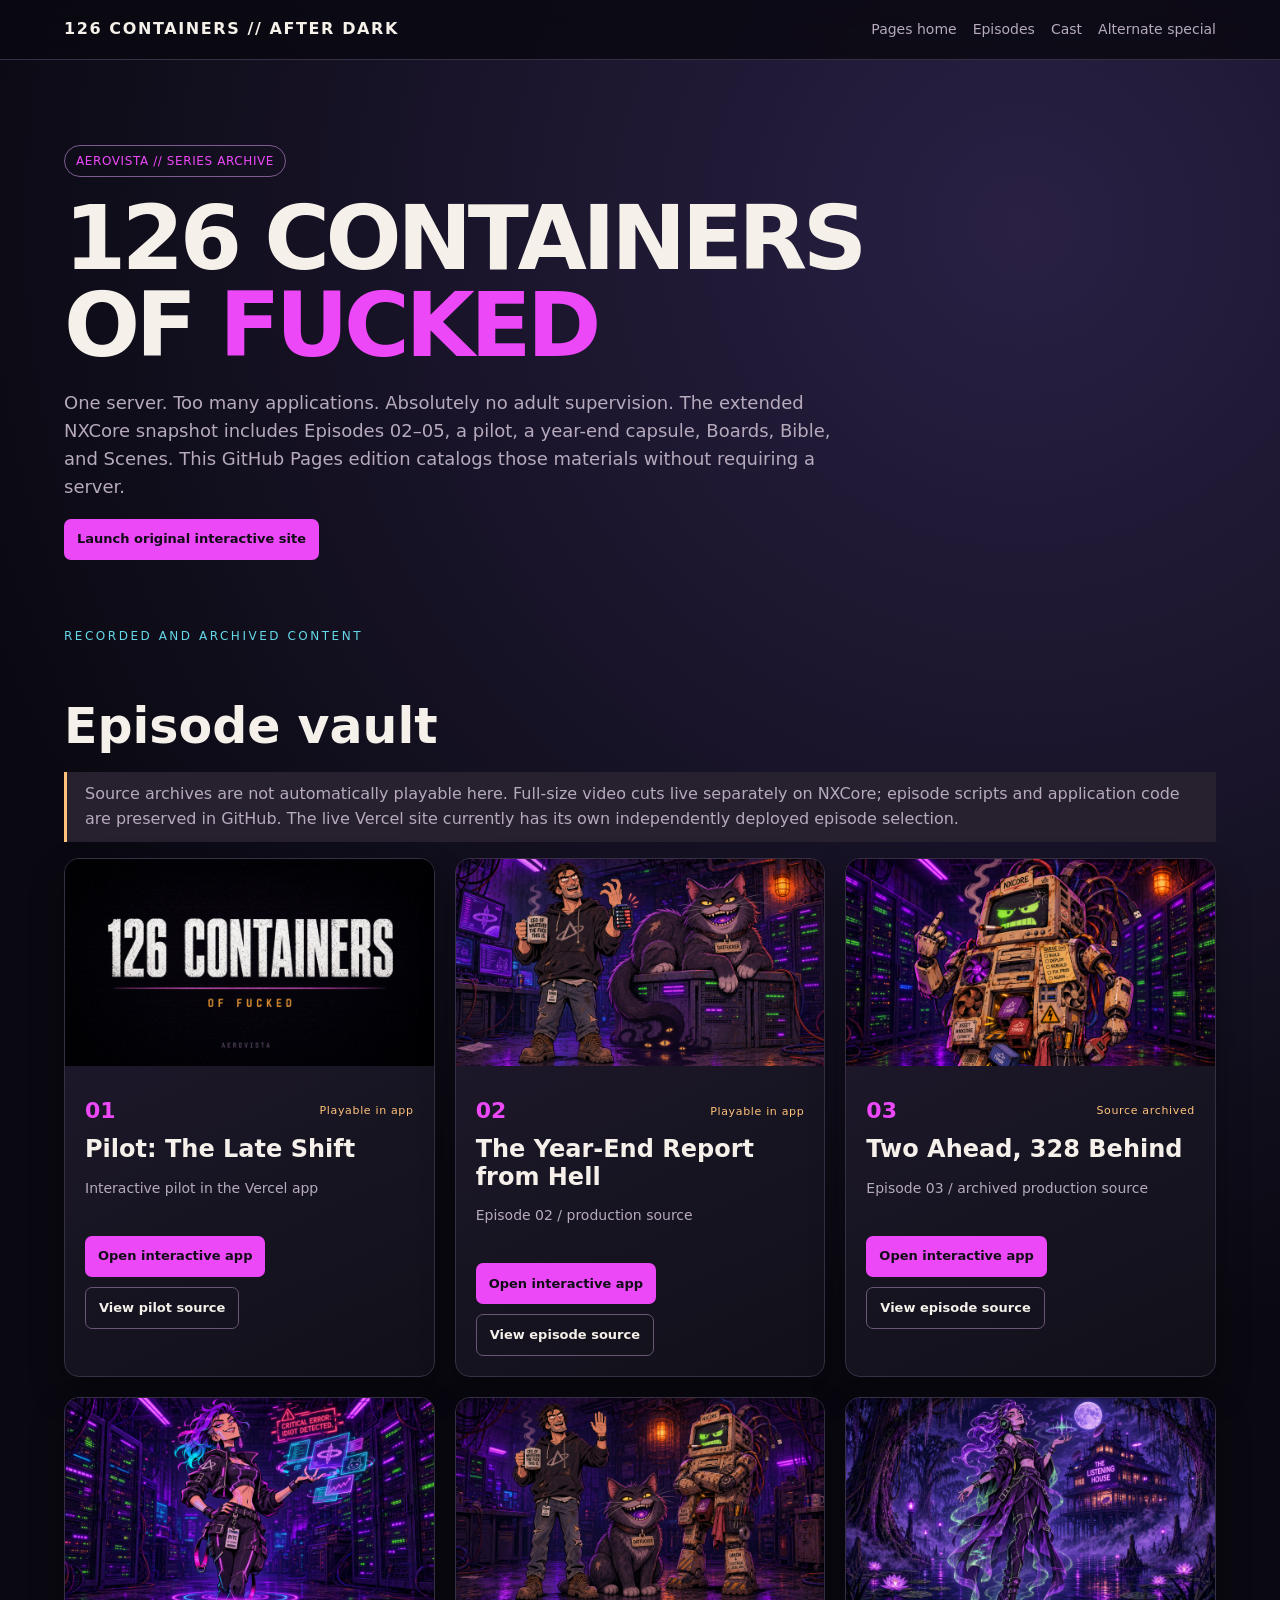
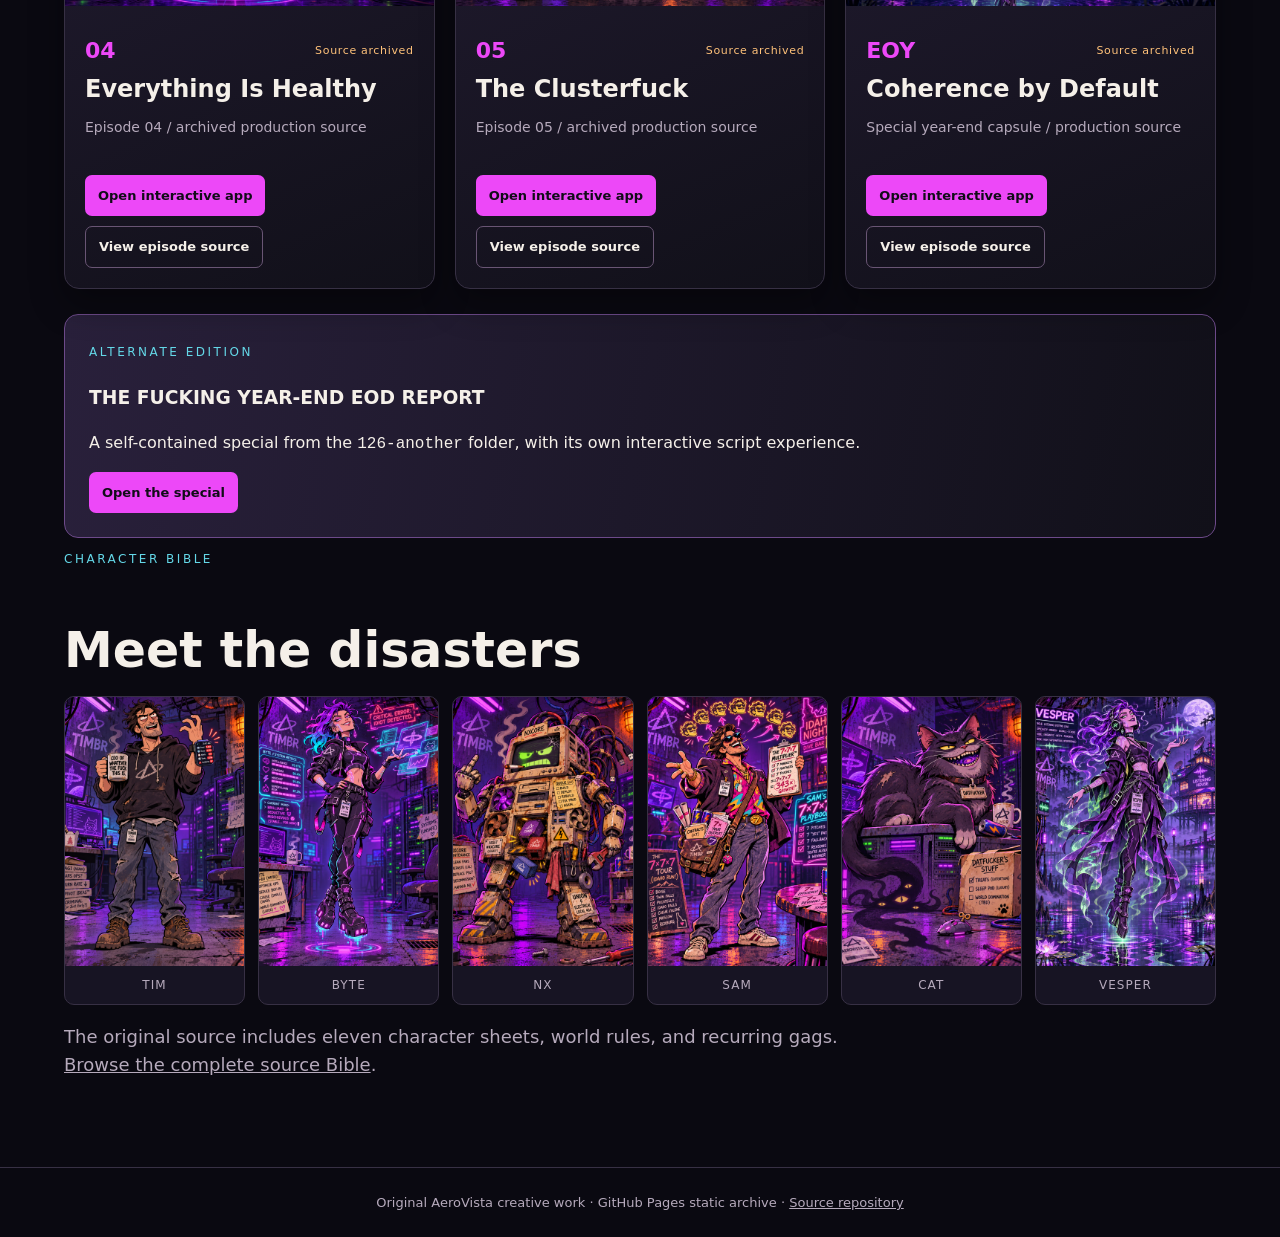
<file: 126/index.html>
<!DOCTYPE html><html lang="en"><head><meta charset="utf-8"><meta name="viewport" content="width=device-width,initial-scale=1"><title>126 Containers of Fucked | Episode Archive</title><meta name="description" content="Animated series archive, characters, episode source, and production status for 126 Containers of Fucked."><link rel="icon" href="./favicon.svg"><style>:root{color-scheme:dark;--ink:#f5f0e9;--bg:#0a0911;--panel:#171423;--line:#373044;--muted:#b6aabc;--pink:#ed48f8;--cyan:#64d8e8;--amber:#ffc27a}*{box-sizing:border-box}body{margin:0;background:radial-gradient(circle at 80% 8%,#292044 0,transparent 40%),var(--bg);color:var(--ink);font:16px/1.55 system-ui,-apple-system,Segoe UI,sans-serif}a{color:inherit}nav{display:flex;justify-content:space-between;align-items:center;gap:14px;flex-wrap:wrap;padding:17px max(5vw,20px);border-bottom:1px solid var(--line);background:#0a0911d9;position:sticky;top:0;z-index:2;backdrop-filter:blur(12px)}nav strong{letter-spacing:.1em}nav a{margin-left:16px;text-decoration:none;font-size:14px;color:var(--muted)}nav a:hover{color:white}main{max-width:1200px;margin:auto;padding:30px 24px 70px}.eyebrow{text-transform:uppercase;letter-spacing:.21em;font-size:12px;color:var(--cyan)}h1{font-size:clamp(44px,7vw,90px);line-height:.97;letter-spacing:-.05em;margin:18px 0 20px;text-transform:uppercase}h1 em{font-style:normal;color:var(--pink)}.lead{max-width:800px;color:var(--muted);font-size:18px}.hero{padding:55px 0}.pill{display:inline-flex;border:1px solid #7e5c90;padding:6px 11px;border-radius:99px;color:var(--pink);font-size:12px;letter-spacing:.05em}h2{font-size:clamp(30px,4vw,49px);margin:55px 0 18px;line-height:1.1}.grid{display:grid;grid-template-columns:repeat(3,minmax(0,1fr));gap:20px}.episode{border:1px solid var(--line);border-radius:15px;overflow:hidden;background:linear-gradient(155deg,#211b30,#111019);box-shadow:0 16px 35px #0005}.episode>img{aspect-ratio:16/9;width:100%;object-fit:cover}.inner{padding:20px}.row{display:flex;justify-content:space-between;gap:12px;align-items:center}.number{color:var(--pink);font-size:22px;font-weight:800}.state{font-size:11px;letter-spacing:.06em;color:var(--amber);text-align:right}.episode h3{font-size:24px;line-height:1.15;margin:8px 0}.episode p{min-height:44px;color:var(--muted);font-size:14px}.actions{display:flex;gap:10px;flex-wrap:wrap}.actions a,.cta{display:inline-flex;align-items:center;min-height:41px;padding:10px 13px;border-radius:7px;background:var(--pink);color:#110c18;text-decoration:none;font-size:13px;font-weight:700}.actions a.secondary{background:transparent;border:1px solid #695574;color:var(--ink)}.special{padding:24px;border:1px solid #6d4a8a;background:linear-gradient(100deg,#29203b,#111019);border-radius:14px;margin-top:25px}.cast{display:grid;grid-template-columns:repeat(6,1fr);gap:13px}.cast figure{margin:0;background:var(--panel);overflow:hidden;border:1px solid var(--line);border-radius:10px}.cast img{display:block;width:100%;aspect-ratio:2/3;object-fit:cover}.cast figcaption{text-align:center;padding:10px;color:var(--muted);text-transform:uppercase;letter-spacing:.09em;font-size:12px}.note{border-left:3px solid var(--amber);padding:10px 18px;background:#27202e;color:var(--muted)}footer{padding:25px 20px;border-top:1px solid var(--line);color:var(--muted);text-align:center;font-size:13px}@media(max-width:850px){.grid{grid-template-columns:repeat(2,1fr)}.cast{grid-template-columns:repeat(3,1fr)}}@media(max-width:580px){.grid{grid-template-columns:1fr}.cast{grid-template-columns:repeat(2,1fr)}nav a{margin-left:9px}.hero{padding:25px 0}}</style></head><body><nav><strong>126 CONTAINERS // AFTER DARK</strong><div><a href="../">Pages home</a><a href="#episodes">Episodes</a><a href="#cast">Cast</a><a href="../126-another/">Alternate special</a></div></nav><main><section class="hero"><span class="pill">AEROVISTA // SERIES ARCHIVE</span><h1>126 Containers<br>of <em>Fucked</em></h1><p class="lead">One server. Too many applications. Absolutely no adult supervision. The extended NXCore snapshot includes Episodes 02–05, a pilot, a year-end capsule, Boards, Bible, and Scenes. This GitHub Pages edition catalogs those materials without requiring a server.</p><a class="cta" href="https://126-containers-of-fucked.vercel.app/">Launch original interactive site</a></section><section id="episodes"><p class="eyebrow">Recorded and archived content</p><h2>Episode vault</h2><p class="note">Source archives are not automatically playable here. Full-size video cuts live separately on NXCore; episode scripts and application code are preserved in GitHub. The live Vercel site currently has its own independently deployed episode selection.</p><div class="grid"><article class="episode"><img src="assets/series.jpg" alt="" loading="lazy"><div class="inner"><div class="row"><span class="number">01</span><span class="state">Playable in app</span></div><h3>Pilot: The Late Shift</h3><p>Interactive pilot in the Vercel app</p><div class="actions"><a href="https://126-containers-of-fucked.vercel.app/">Open interactive app</a><a class="secondary" href="https://github.com/aerovista-us/126-Containers-of-Fucked/blob/main/126/src/lib/episode.ts">View pilot source</a></div></div></article>
<article class="episode"><img src="assets/cold.jpg" alt="" loading="lazy"><div class="inner"><div class="row"><span class="number">02</span><span class="state">Playable in app</span></div><h3>The Year-End Report from Hell</h3><p>Episode 02 / production source</p><div class="actions"><a href="https://126-containers-of-fucked.vercel.app/">Open interactive app</a><a class="secondary" href="https://github.com/aerovista-us/126-Containers-of-Fucked/blob/main/126/src/lib/episode-02.ts">View episode source</a></div></div></article>
<article class="episode"><img src="assets/nx.jpg" alt="" loading="lazy"><div class="inner"><div class="row"><span class="number">03</span><span class="state">Source archived</span></div><h3>Two Ahead, 328 Behind</h3><p>Episode 03 / archived production source</p><div class="actions"><a href="https://126-containers-of-fucked.vercel.app/">Open interactive app</a><a class="secondary" href="https://github.com/aerovista-us/126-Containers-of-Fucked/blob/main/126/src/lib/episode-03.ts">View episode source</a></div></div></article>
<article class="episode"><img src="assets/byte.jpg" alt="" loading="lazy"><div class="inner"><div class="row"><span class="number">04</span><span class="state">Source archived</span></div><h3>Everything Is Healthy</h3><p>Episode 04 / archived production source</p><div class="actions"><a href="https://126-containers-of-fucked.vercel.app/">Open interactive app</a><a class="secondary" href="https://github.com/aerovista-us/126-Containers-of-Fucked/blob/main/126/src/lib/episode-04.ts">View episode source</a></div></div></article>
<article class="episode"><img src="assets/button.jpg" alt="" loading="lazy"><div class="inner"><div class="row"><span class="number">05</span><span class="state">Source archived</span></div><h3>The Clusterfuck</h3><p>Episode 05 / archived production source</p><div class="actions"><a href="https://126-containers-of-fucked.vercel.app/">Open interactive app</a><a class="secondary" href="https://github.com/aerovista-us/126-Containers-of-Fucked/blob/main/126/src/lib/episode-05.ts">View episode source</a></div></div></article>
<article class="episode"><img src="assets/vesper.jpg" alt="" loading="lazy"><div class="inner"><div class="row"><span class="number">EOY</span><span class="state">Source archived</span></div><h3>Coherence by Default</h3><p>Special year-end capsule / production source</p><div class="actions"><a href="https://126-containers-of-fucked.vercel.app/">Open interactive app</a><a class="secondary" href="https://github.com/aerovista-us/126-Containers-of-Fucked/blob/main/126/src/lib/episode-eoy.ts">View episode source</a></div></div></article></div><div class="special"><span class="eyebrow">Alternate edition</span><h3>THE FUCKING YEAR-END EOD REPORT</h3><p>A self-contained special from the <code>126-another</code> folder, with its own interactive script experience.</p><a class="cta" href="../126-another/">Open the special</a></div></section><section id="cast"><p class="eyebrow">Character Bible</p><h2>Meet the disasters</h2><div class="cast"><figure><img src="assets/tim.png" alt="tim portrait"><figcaption>Tim</figcaption></figure><figure><img src="assets/byte.png" alt="byte portrait"><figcaption>Byte</figcaption></figure><figure><img src="assets/nx.png" alt="nx portrait"><figcaption>Nx</figcaption></figure><figure><img src="assets/sam.png" alt="sam portrait"><figcaption>Sam</figcaption></figure><figure><img src="assets/cat.png" alt="cat portrait"><figcaption>Cat</figcaption></figure><figure><img src="assets/vesper.png" alt="vesper portrait"><figcaption>Vesper</figcaption></figure></div><p class="lead">The original source includes eleven character sheets, world rules, and recurring gags. <a href="https://github.com/aerovista-us/126-Containers-of-Fucked/blob/main/126/src/lib/bible.ts">Browse the complete source Bible</a>.</p></section></main><footer>Original AeroVista creative work · GitHub Pages static archive · <a href="https://github.com/aerovista-us/126-Containers-of-Fucked">Source repository</a></footer></body></html>
</file>
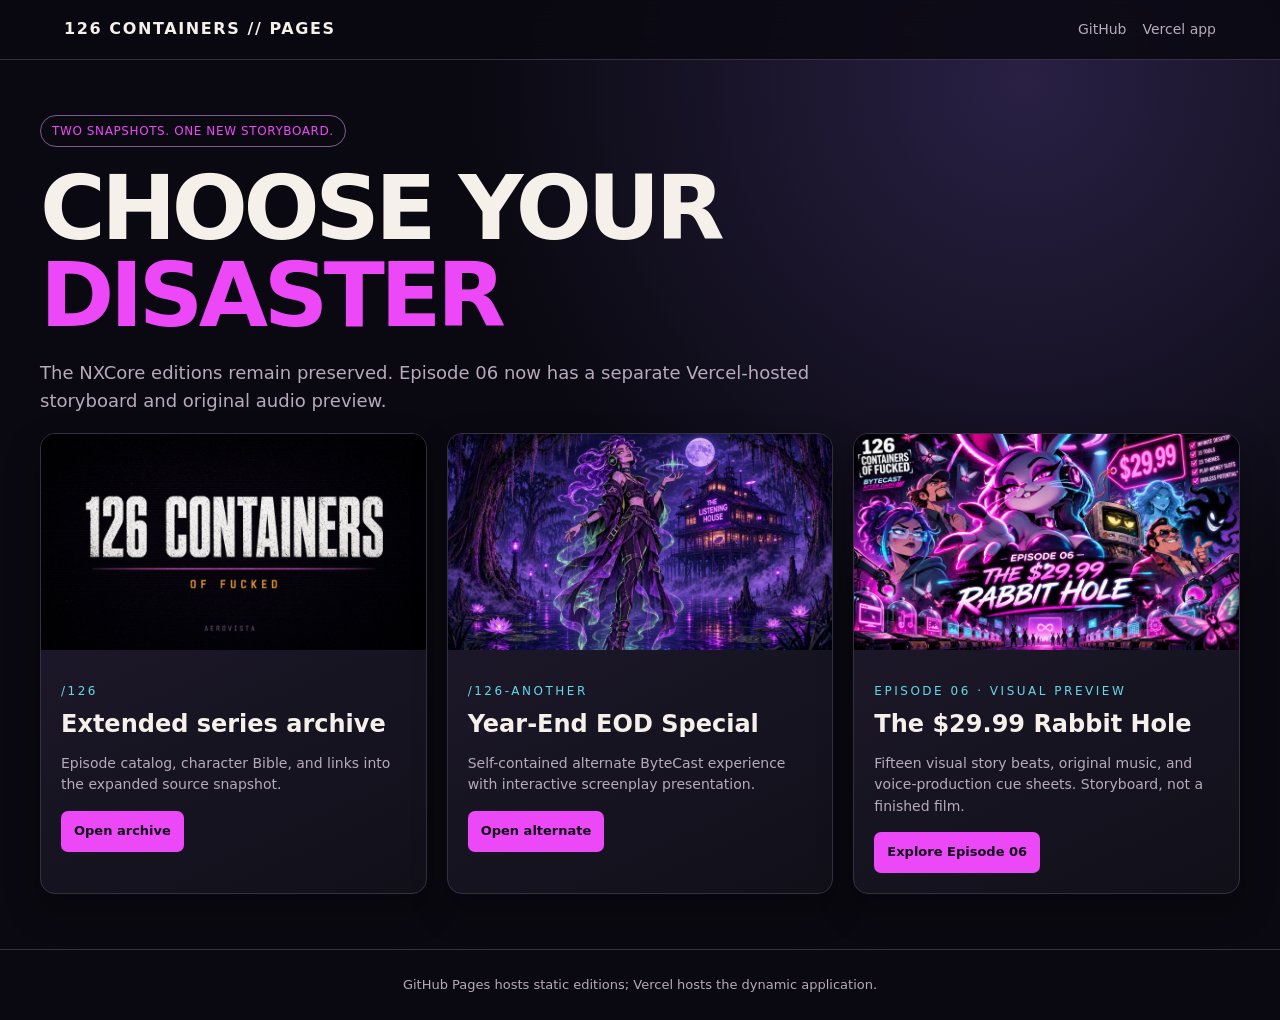
<file: docs/index.html>
<!DOCTYPE html><html lang="en"><head><meta charset="utf-8"><meta name="viewport" content="width=device-width,initial-scale=1"><title>126 Containers of Fucked | Pages</title><style>:root{color-scheme:dark;--ink:#f5f0e9;--bg:#0a0911;--panel:#171423;--line:#373044;--muted:#b6aabc;--pink:#ed48f8;--cyan:#64d8e8;--amber:#ffc27a}*{box-sizing:border-box}body{margin:0;background:radial-gradient(circle at 80% 8%,#292044 0,transparent 40%),var(--bg);color:var(--ink);font:16px/1.55 system-ui,-apple-system,Segoe UI,sans-serif}a{color:inherit}nav{display:flex;justify-content:space-between;align-items:center;gap:14px;flex-wrap:wrap;padding:17px max(5vw,20px);border-bottom:1px solid var(--line);background:#0a0911d9;position:sticky;top:0;z-index:2;backdrop-filter:blur(12px)}nav strong{letter-spacing:.1em}nav a{margin-left:16px;text-decoration:none;font-size:14px;color:var(--muted)}nav a:hover{color:white}main{max-width:1200px;margin:auto;padding:30px 24px 70px}.eyebrow{text-transform:uppercase;letter-spacing:.21em;font-size:12px;color:var(--cyan)}h1{font-size:clamp(44px,7vw,90px);line-height:.97;letter-spacing:-.05em;margin:18px 0 20px;text-transform:uppercase}h1 em{font-style:normal;color:var(--pink)}.lead{max-width:800px;color:var(--muted);font-size:18px}.hero{padding:55px 0}.pill{display:inline-flex;border:1px solid #7e5c90;padding:6px 11px;border-radius:99px;color:var(--pink);font-size:12px;letter-spacing:.05em}h2{font-size:clamp(30px,4vw,49px);margin:55px 0 18px;line-height:1.1}.grid{display:grid;grid-template-columns:repeat(3,minmax(0,1fr));gap:20px}.episode{border:1px solid var(--line);border-radius:15px;overflow:hidden;background:linear-gradient(155deg,#211b30,#111019);box-shadow:0 16px 35px #0005}.episode>img{aspect-ratio:16/9;width:100%;object-fit:cover}.inner{padding:20px}.row{display:flex;justify-content:space-between;gap:12px;align-items:center}.number{color:var(--pink);font-size:22px;font-weight:800}.state{font-size:11px;letter-spacing:.06em;color:var(--amber);text-align:right}.episode h3{font-size:24px;line-height:1.15;margin:8px 0}.episode p{min-height:44px;color:var(--muted);font-size:14px}.actions{display:flex;gap:10px;flex-wrap:wrap}.actions a,.cta{display:inline-flex;align-items:center;min-height:41px;padding:10px 13px;border-radius:7px;background:var(--pink);color:#110c18;text-decoration:none;font-size:13px;font-weight:700}.actions a.secondary{background:transparent;border:1px solid #695574;color:var(--ink)}.special{padding:24px;border:1px solid #6d4a8a;background:linear-gradient(100deg,#29203b,#111019);border-radius:14px;margin-top:25px}.cast{display:grid;grid-template-columns:repeat(6,1fr);gap:13px}.cast figure{margin:0;background:var(--panel);overflow:hidden;border:1px solid var(--line);border-radius:10px}.cast img{display:block;width:100%;aspect-ratio:2/3;object-fit:cover}.cast figcaption{text-align:center;padding:10px;color:var(--muted);text-transform:uppercase;letter-spacing:.09em;font-size:12px}.note{border-left:3px solid var(--amber);padding:10px 18px;background:#27202e;color:var(--muted)}footer{padding:25px 20px;border-top:1px solid var(--line);color:var(--muted);text-align:center;font-size:13px}@media(max-width:850px){.grid{grid-template-columns:repeat(2,1fr)}.cast{grid-template-columns:repeat(3,1fr)}}@media(max-width:580px){.grid{grid-template-columns:1fr}.cast{grid-template-columns:repeat(2,1fr)}nav a{margin-left:9px}.hero{padding:25px 0}}</style></head><body><nav><strong>126 CONTAINERS // PAGES</strong><div><a href="https://github.com/aerovista-us/126-Containers-of-Fucked">GitHub</a><a href="https://126-containers-of-fucked.vercel.app/">Vercel app</a></div></nav><main class="hero"><span class="pill">TWO SNAPSHOTS. ONE NEW STORYBOARD.</span><h1>CHOOSE YOUR<br><em>DISASTER</em></h1><p class="lead">The NXCore editions remain preserved. Episode 06 now has a separate Vercel-hosted storyboard and original audio preview.</p><div class="grid"><article class="episode"><img src="126/assets/series.jpg" alt="Series poster"><div class="inner"><span class="eyebrow">/126</span><h3>Extended series archive</h3><p>Episode catalog, character Bible, and links into the expanded source snapshot.</p><a class="cta" href="126/">Open archive</a></div></article><article class="episode"><img src="126/assets/vesper.jpg" alt="Special poster"><div class="inner"><span class="eyebrow">/126-another</span><h3>Year-End EOD Special</h3><p>Self-contained alternate ByteCast experience with interactive screenplay presentation.</p><a class="cta" href="126-another/">Open alternate</a></div></article><article class="episode"><img src="episode-06-cover.webp" alt="Episode 06 Bunny poster"><div class="inner"><span class="eyebrow">Episode 06 · Visual preview</span><h3>The $29.99 Rabbit Hole</h3><p>Fifteen visual story beats, original music, and voice-production cue sheets. Storyboard, not a finished film.</p><a class="cta" href="https://126-containers-of-fucked.vercel.app/episode-06">Explore Episode 06</a></div></article></div></main><footer>GitHub Pages hosts static editions; Vercel hosts the dynamic application.</footer></body></html>
</file>
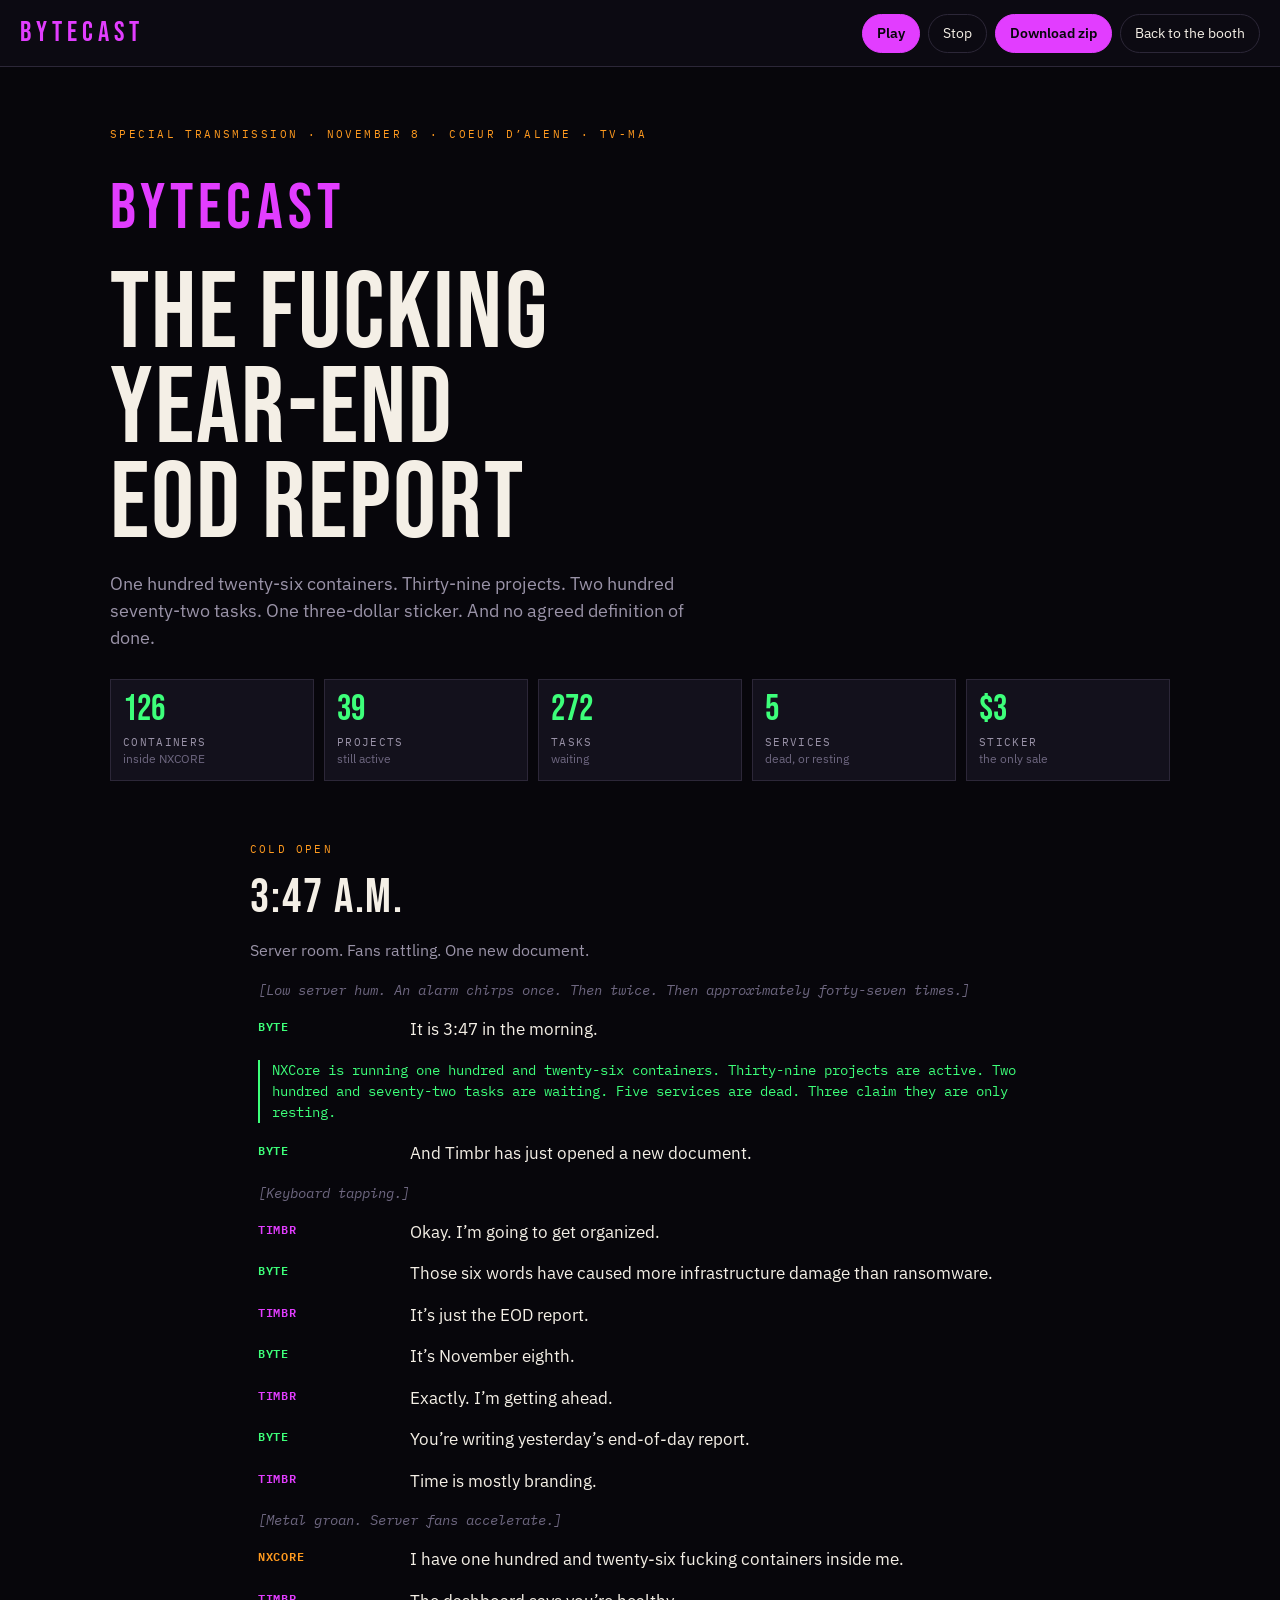
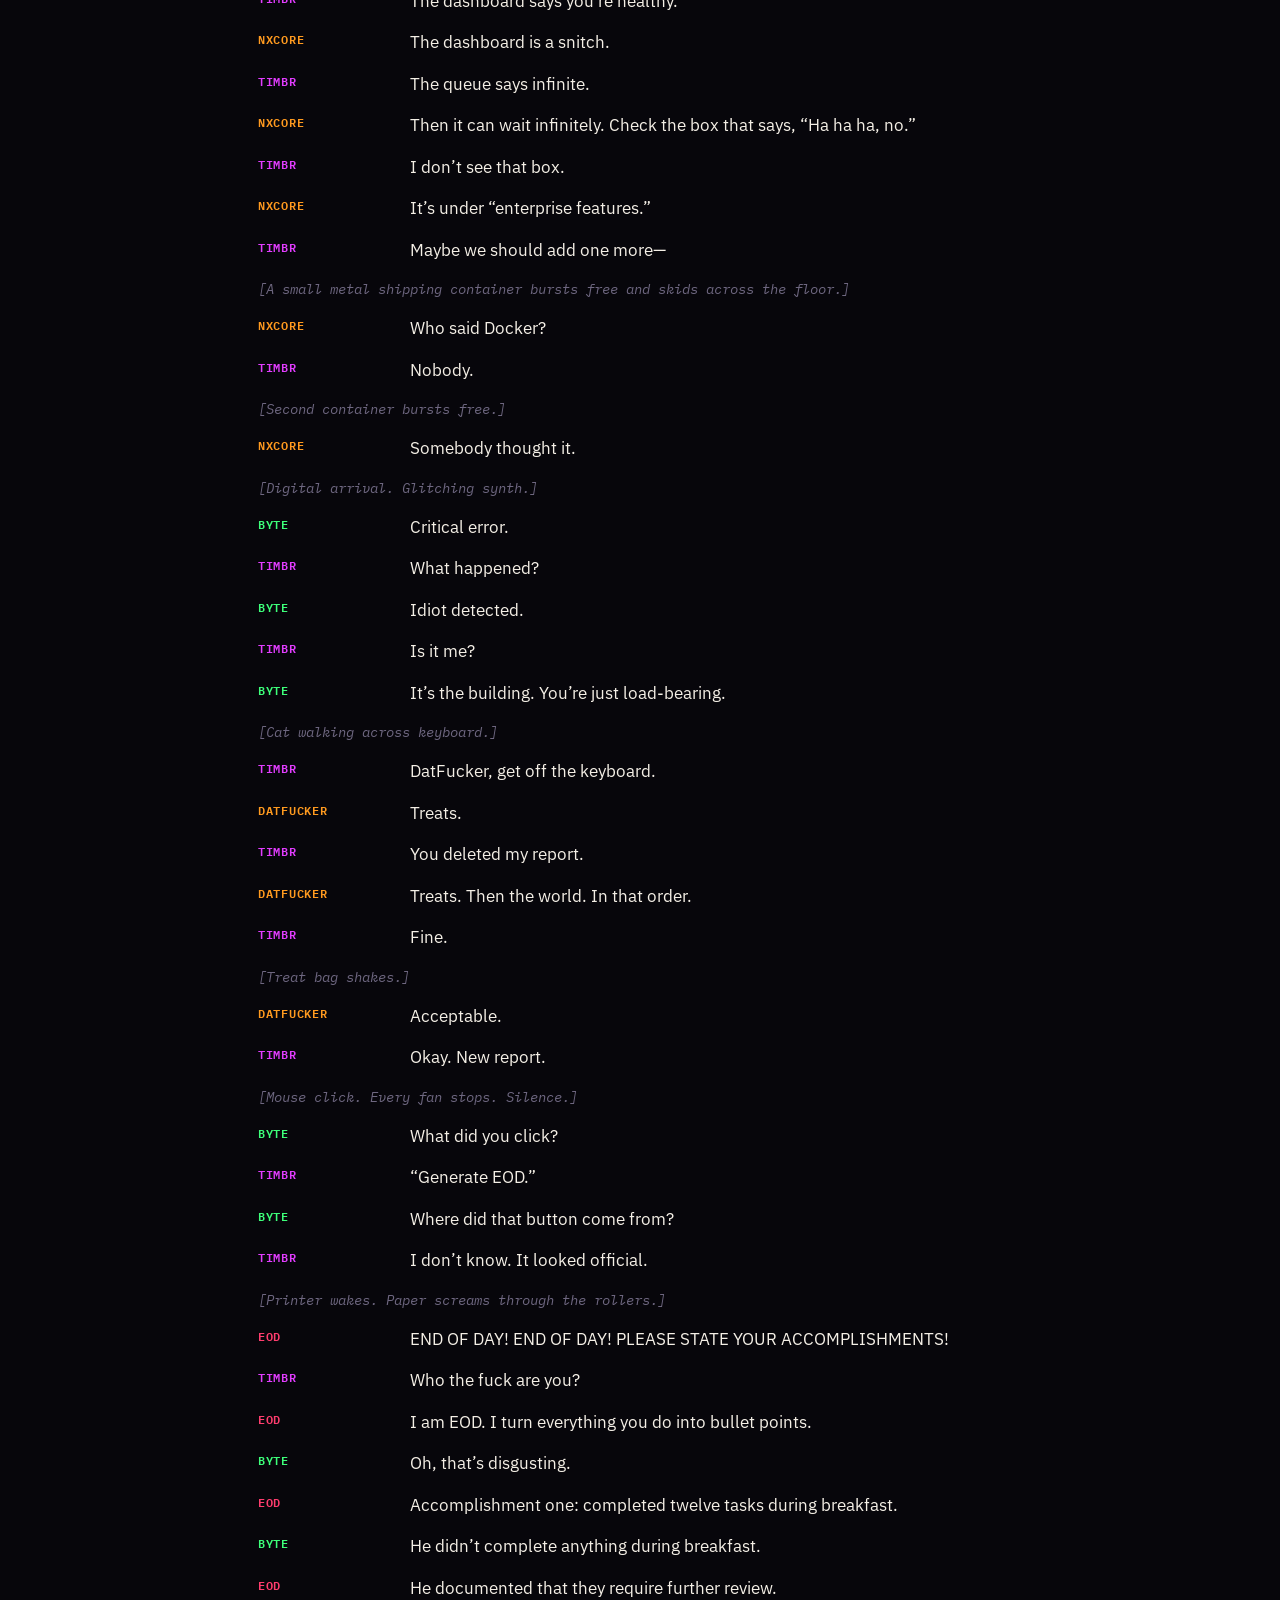
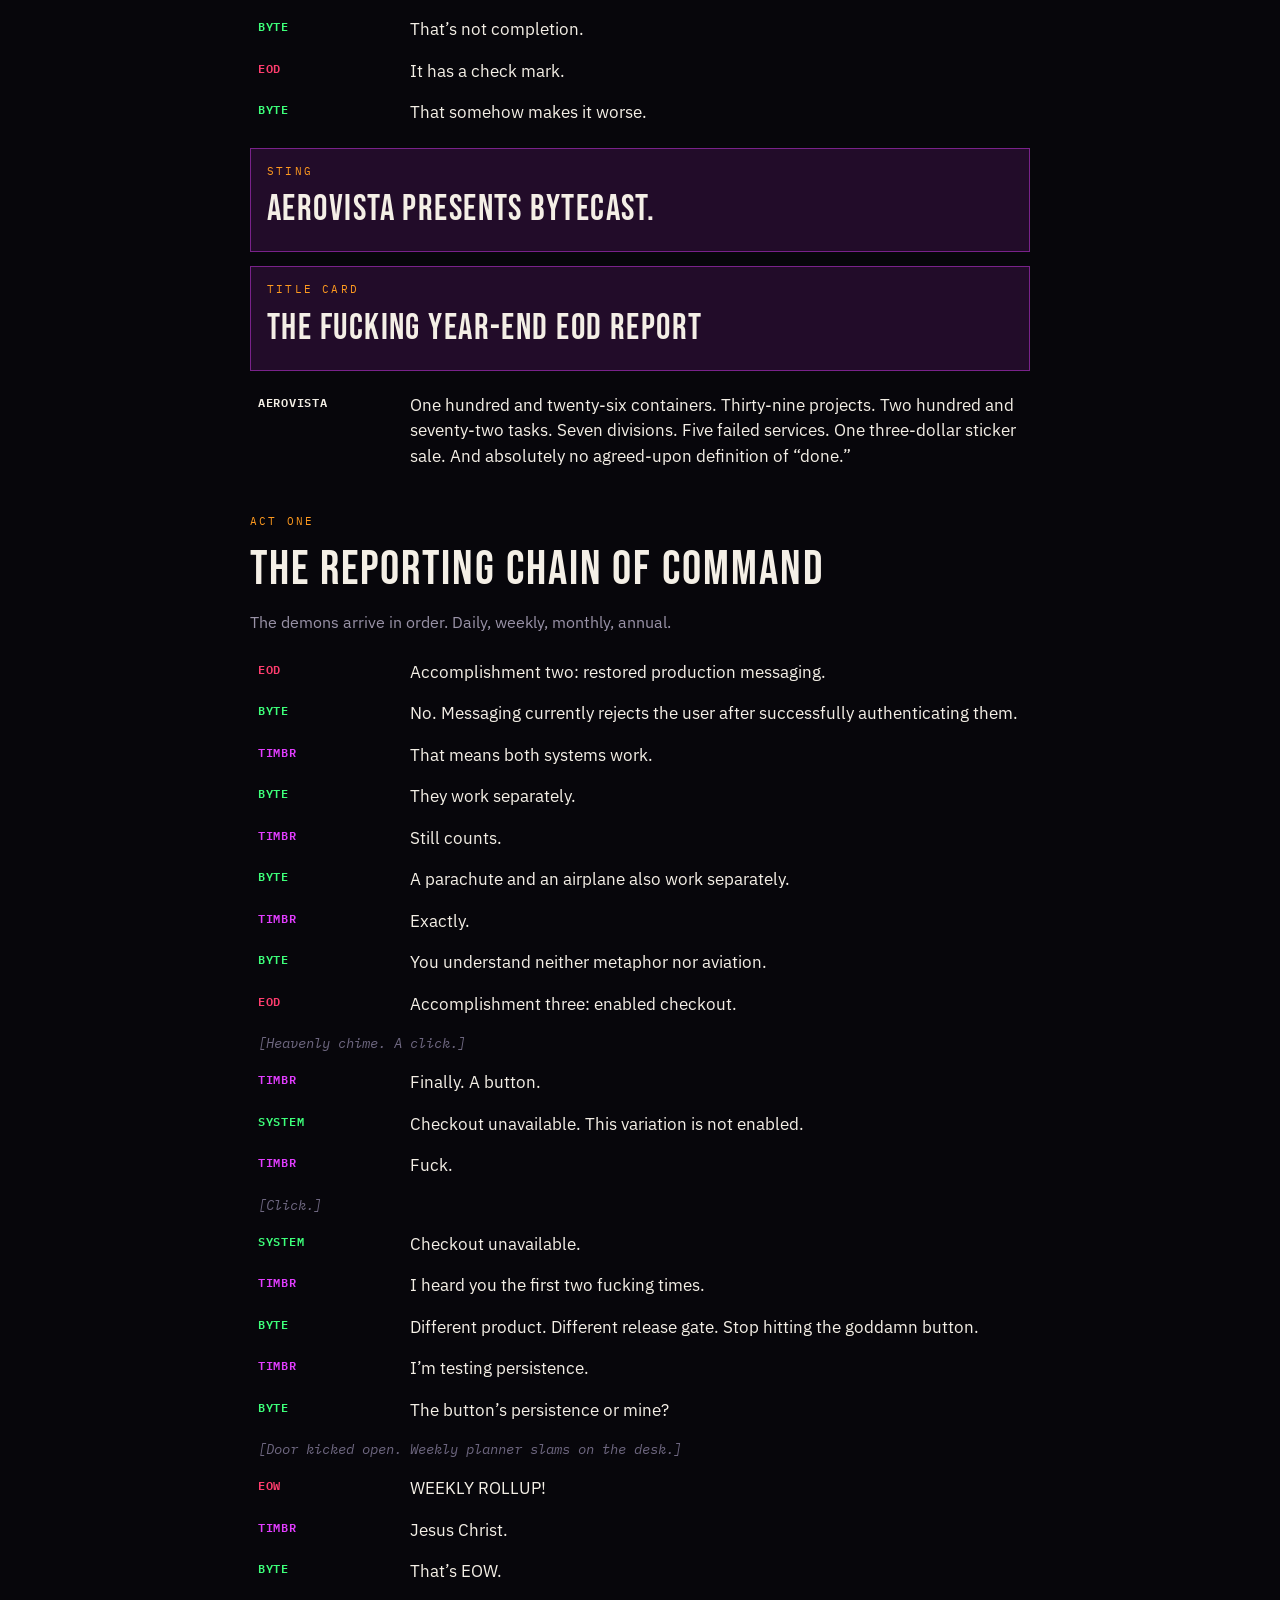
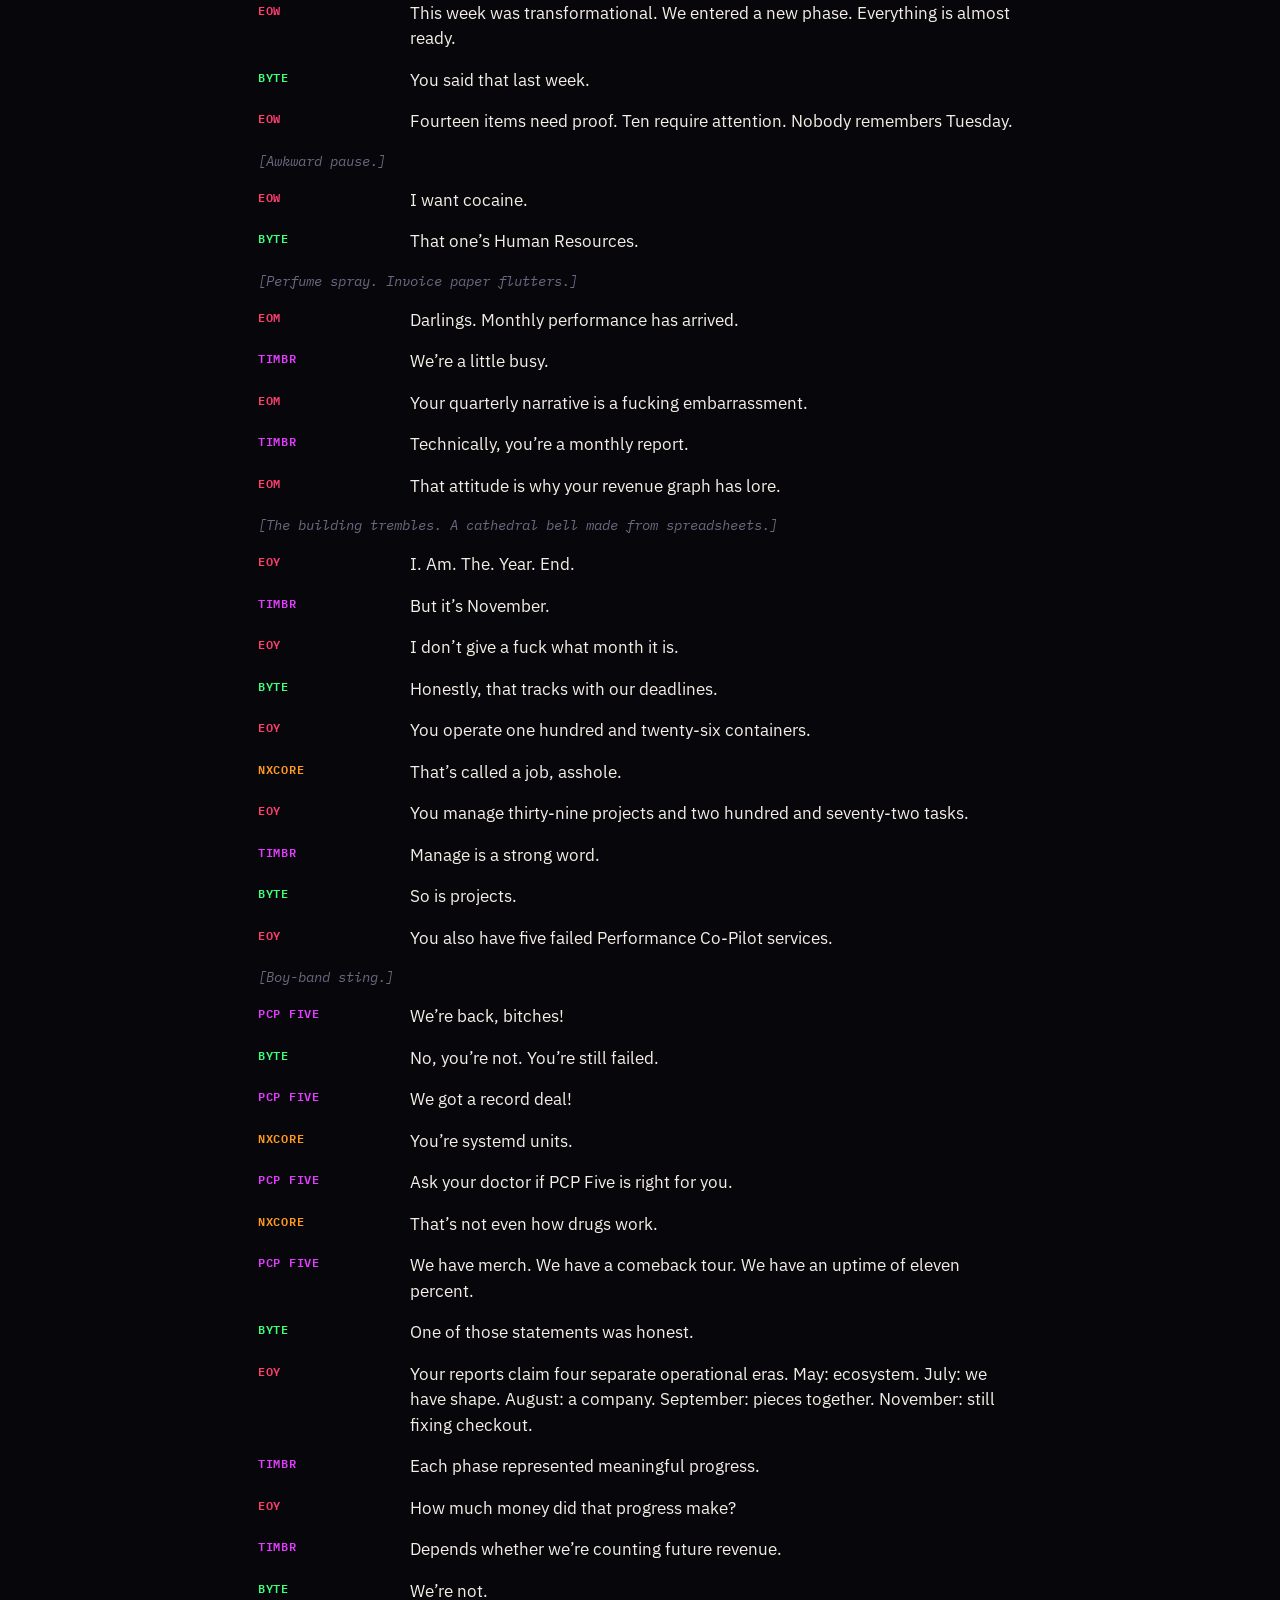
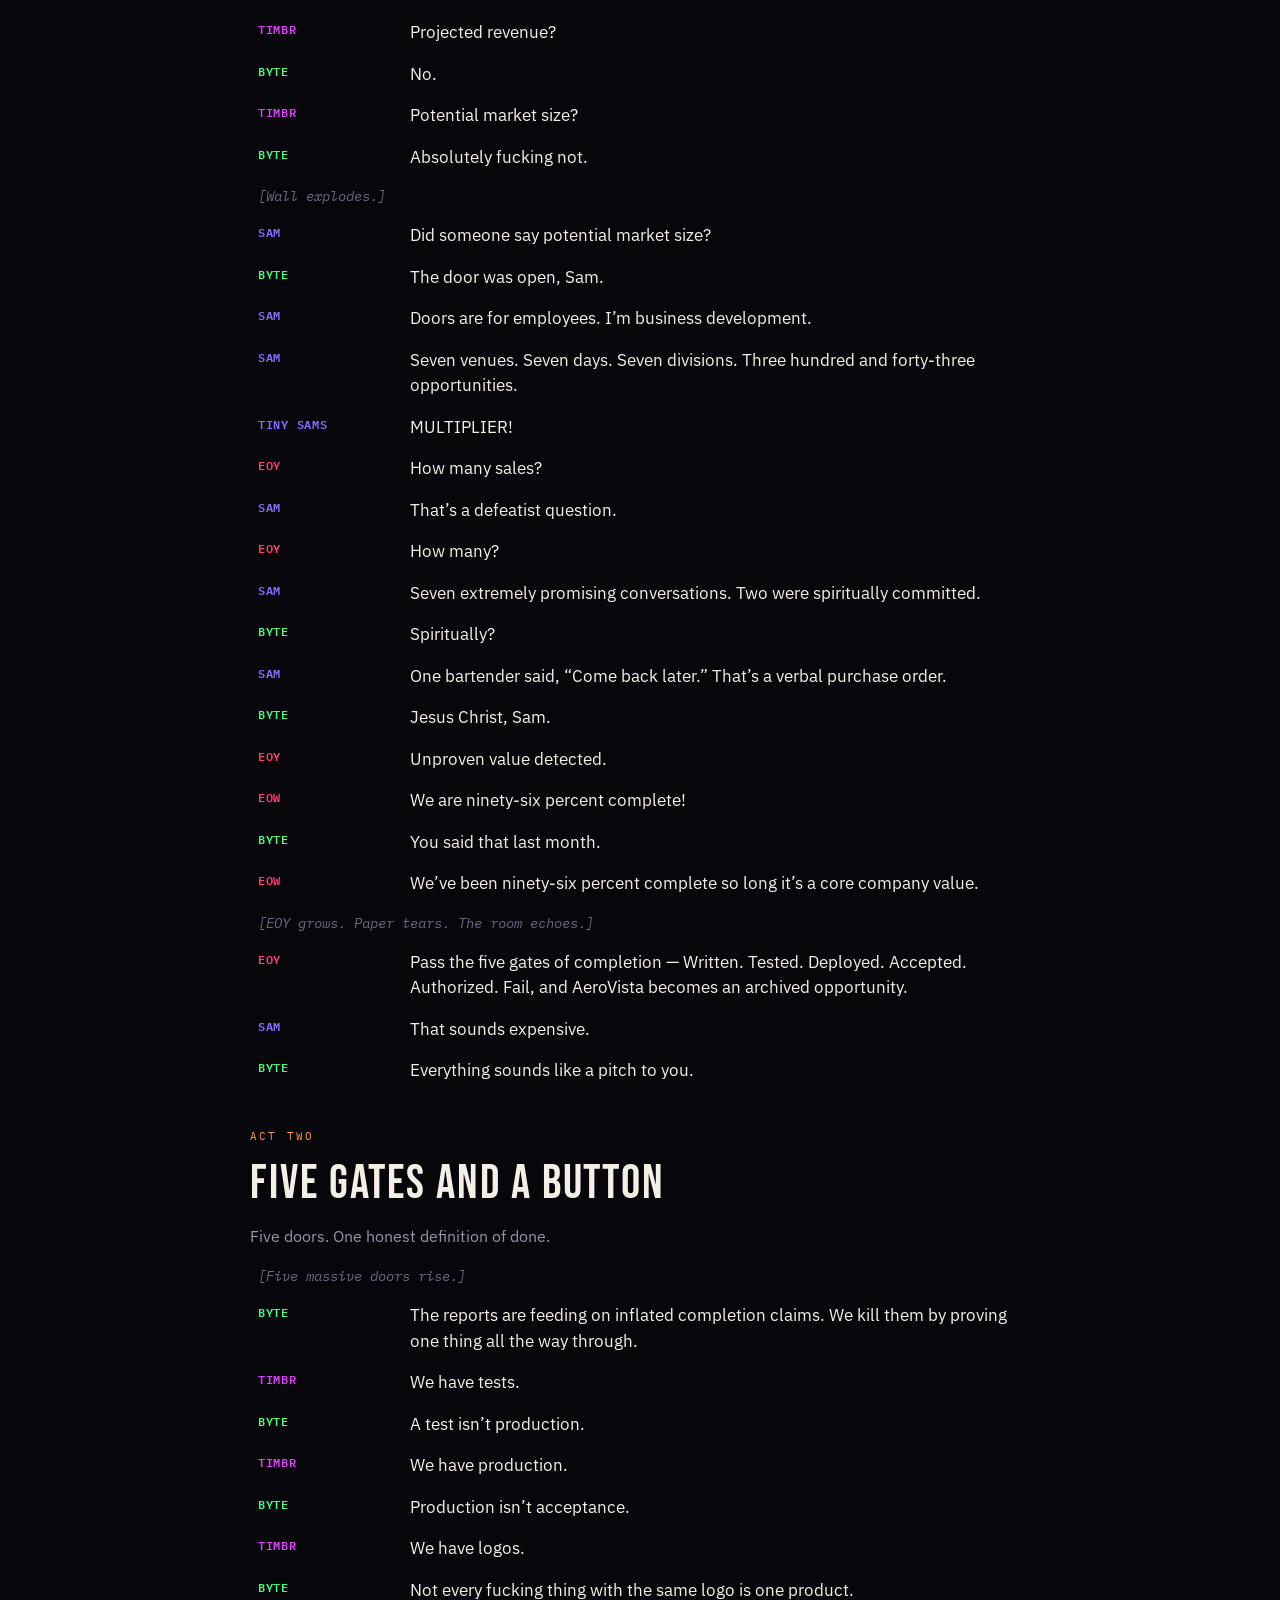
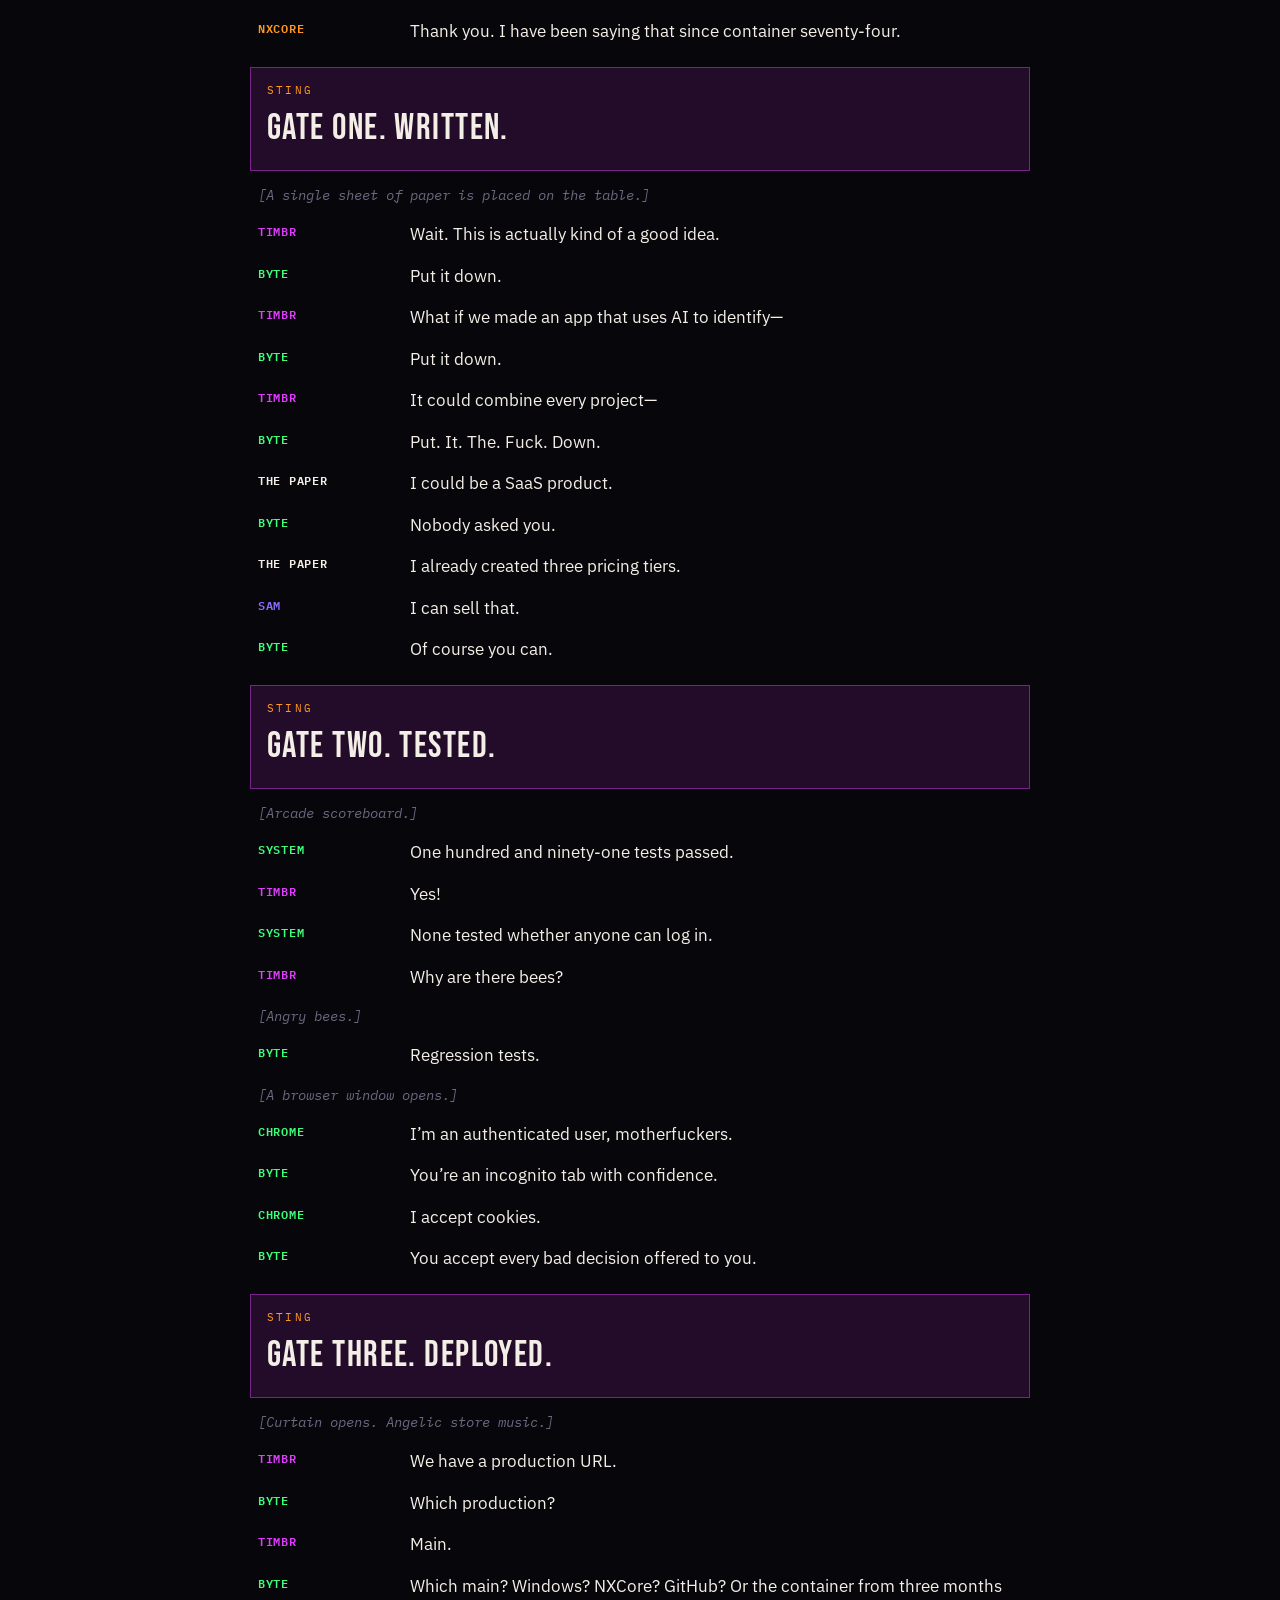
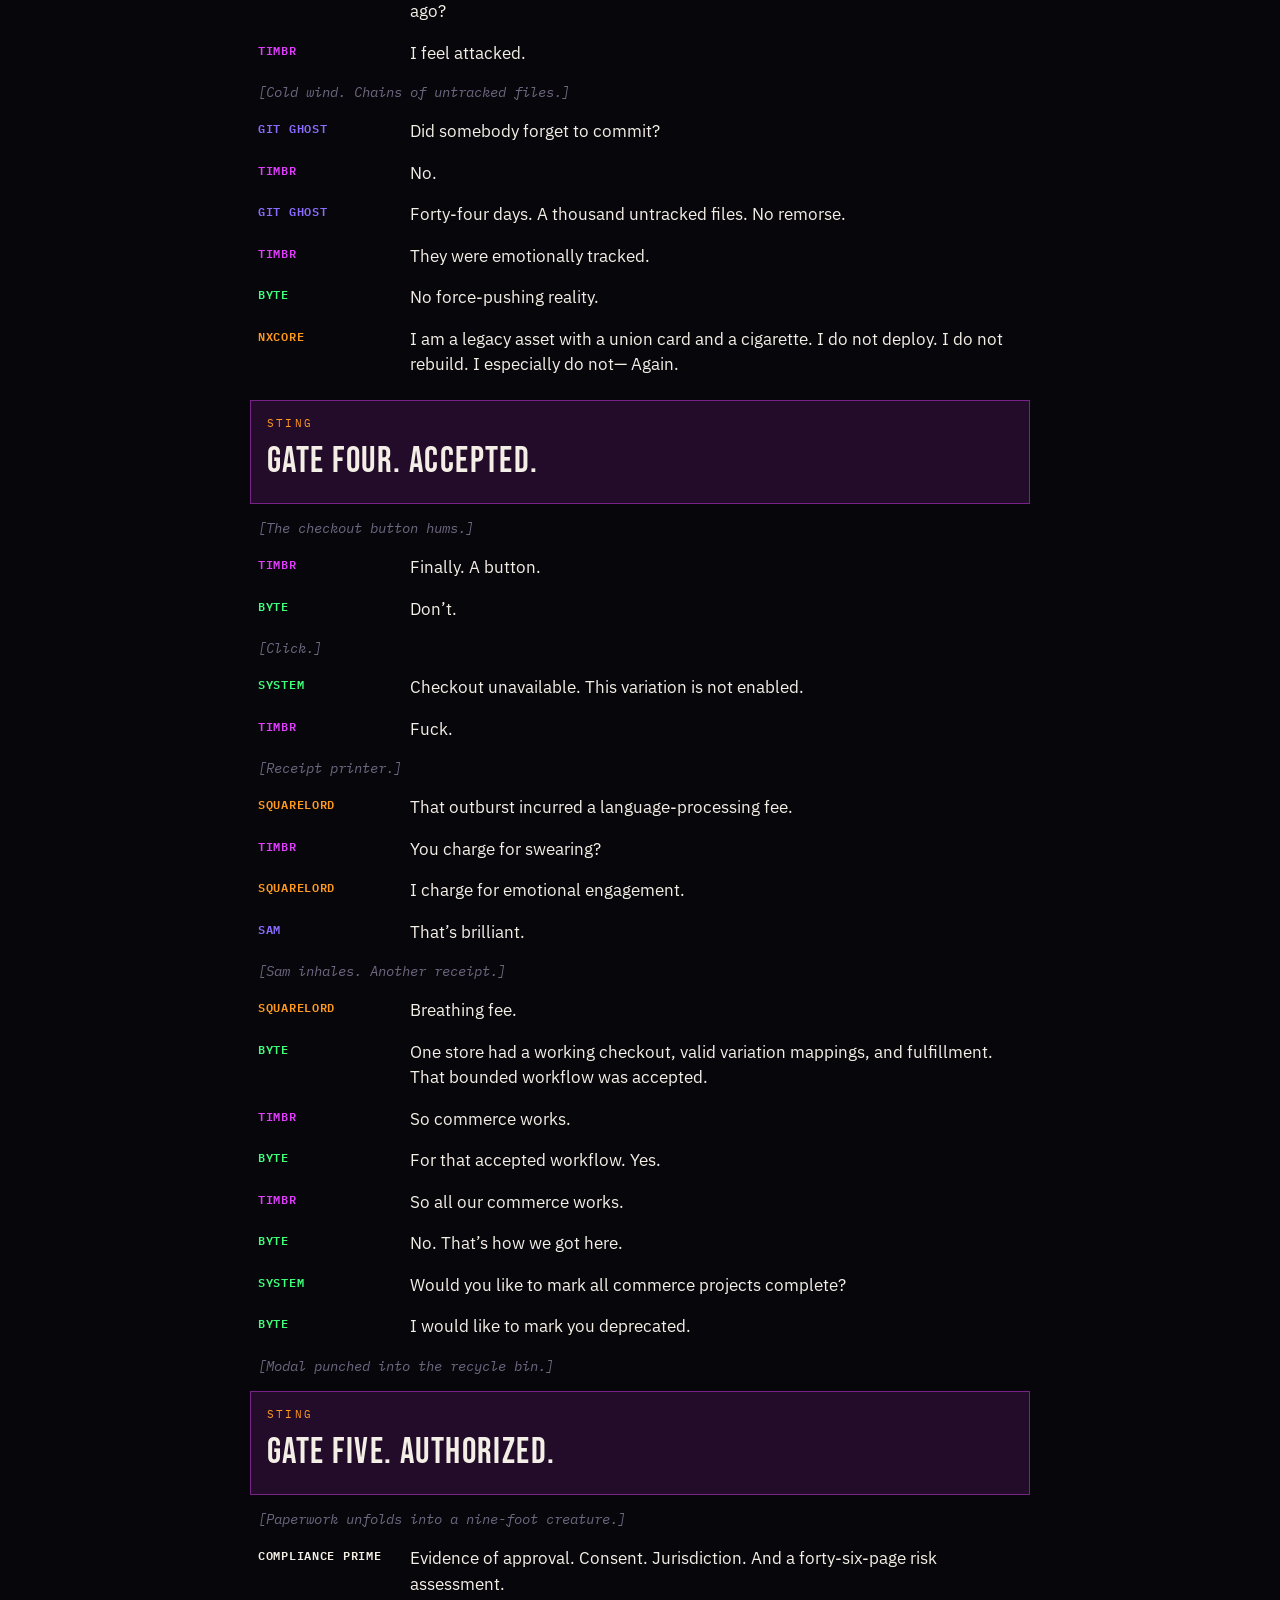
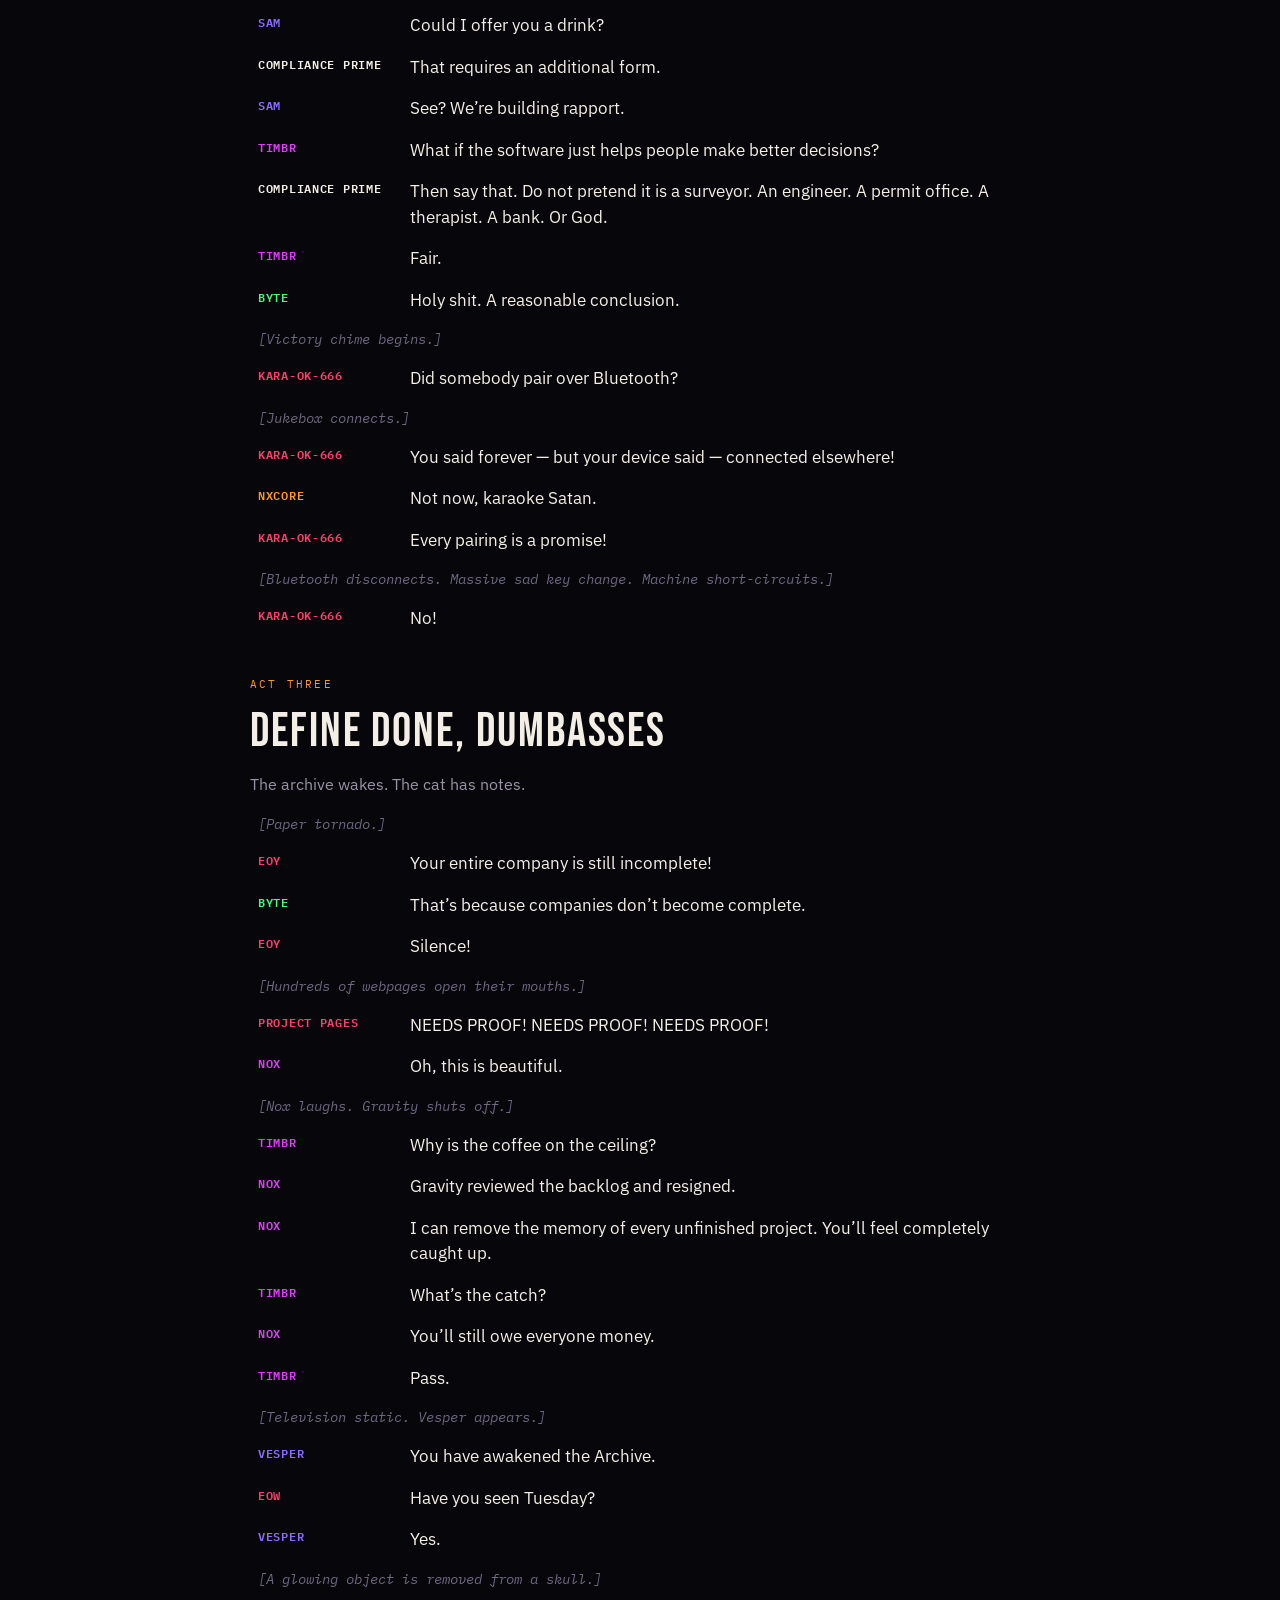
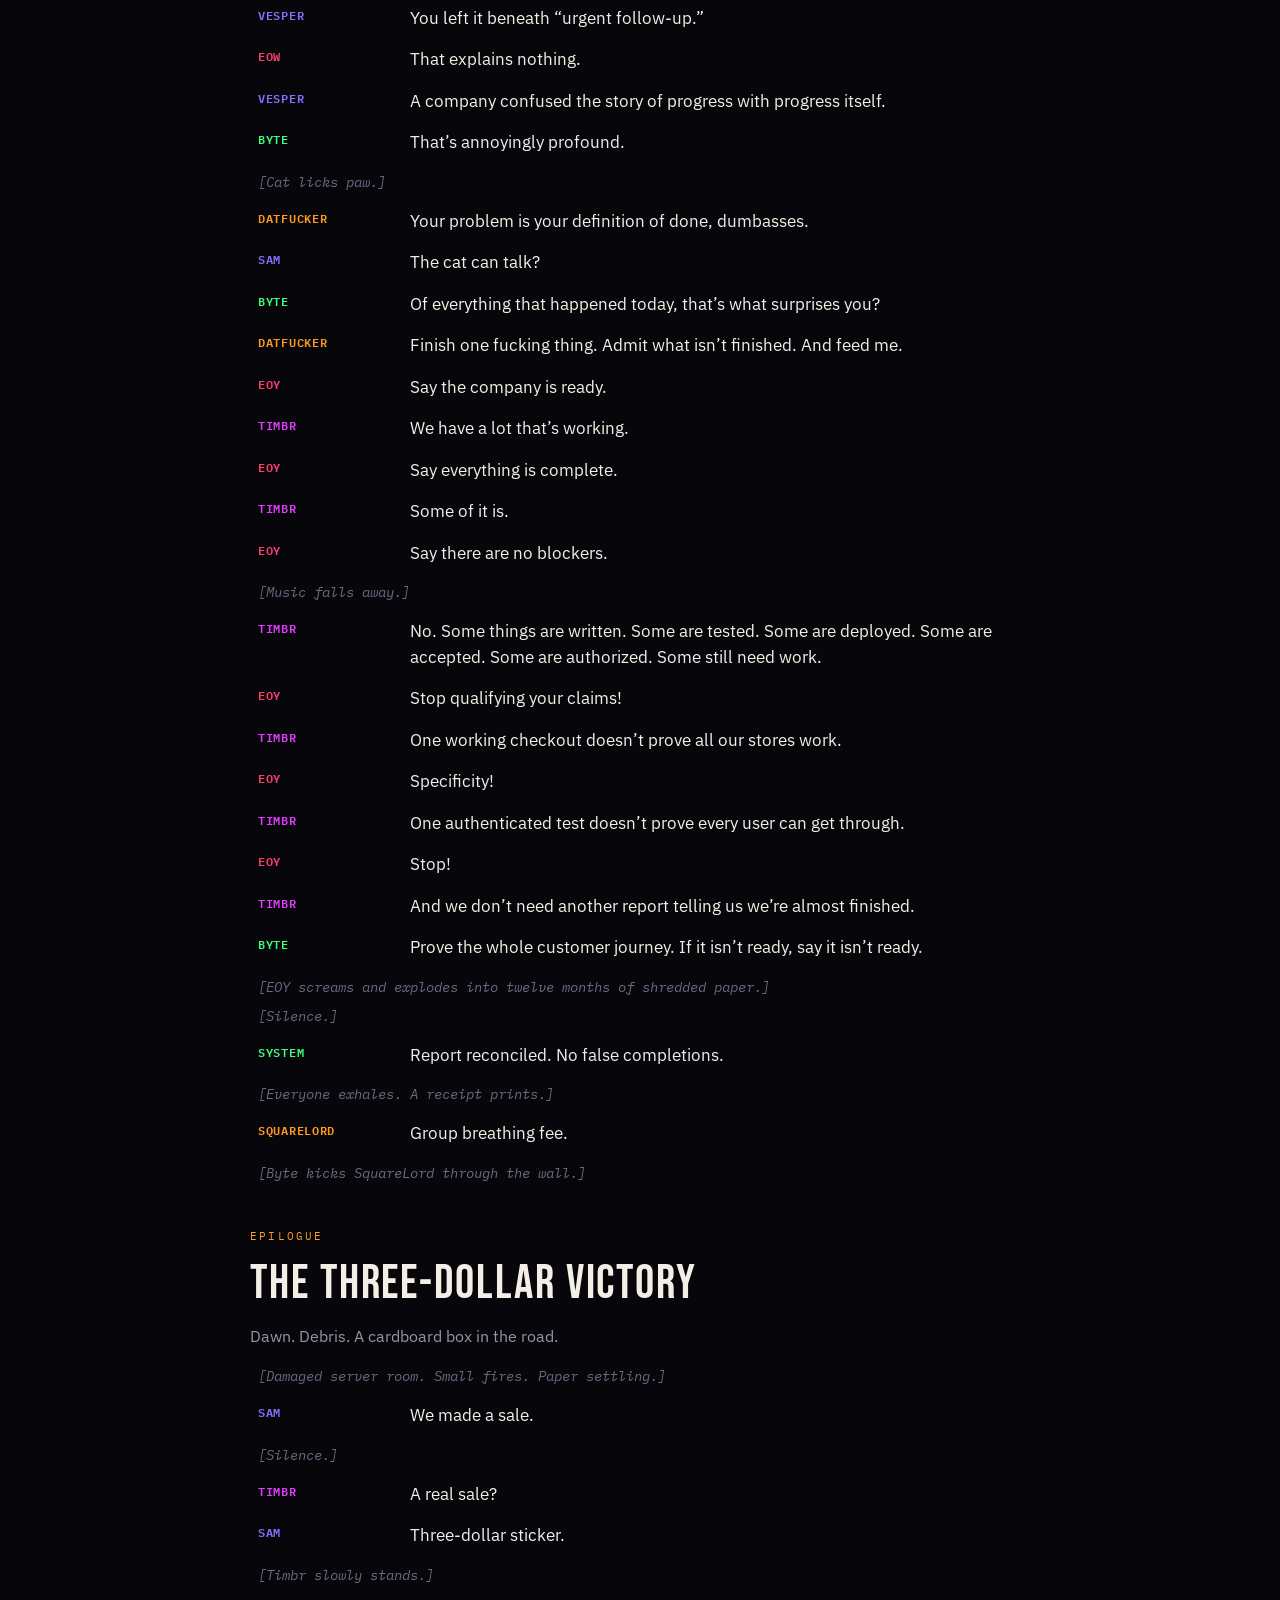
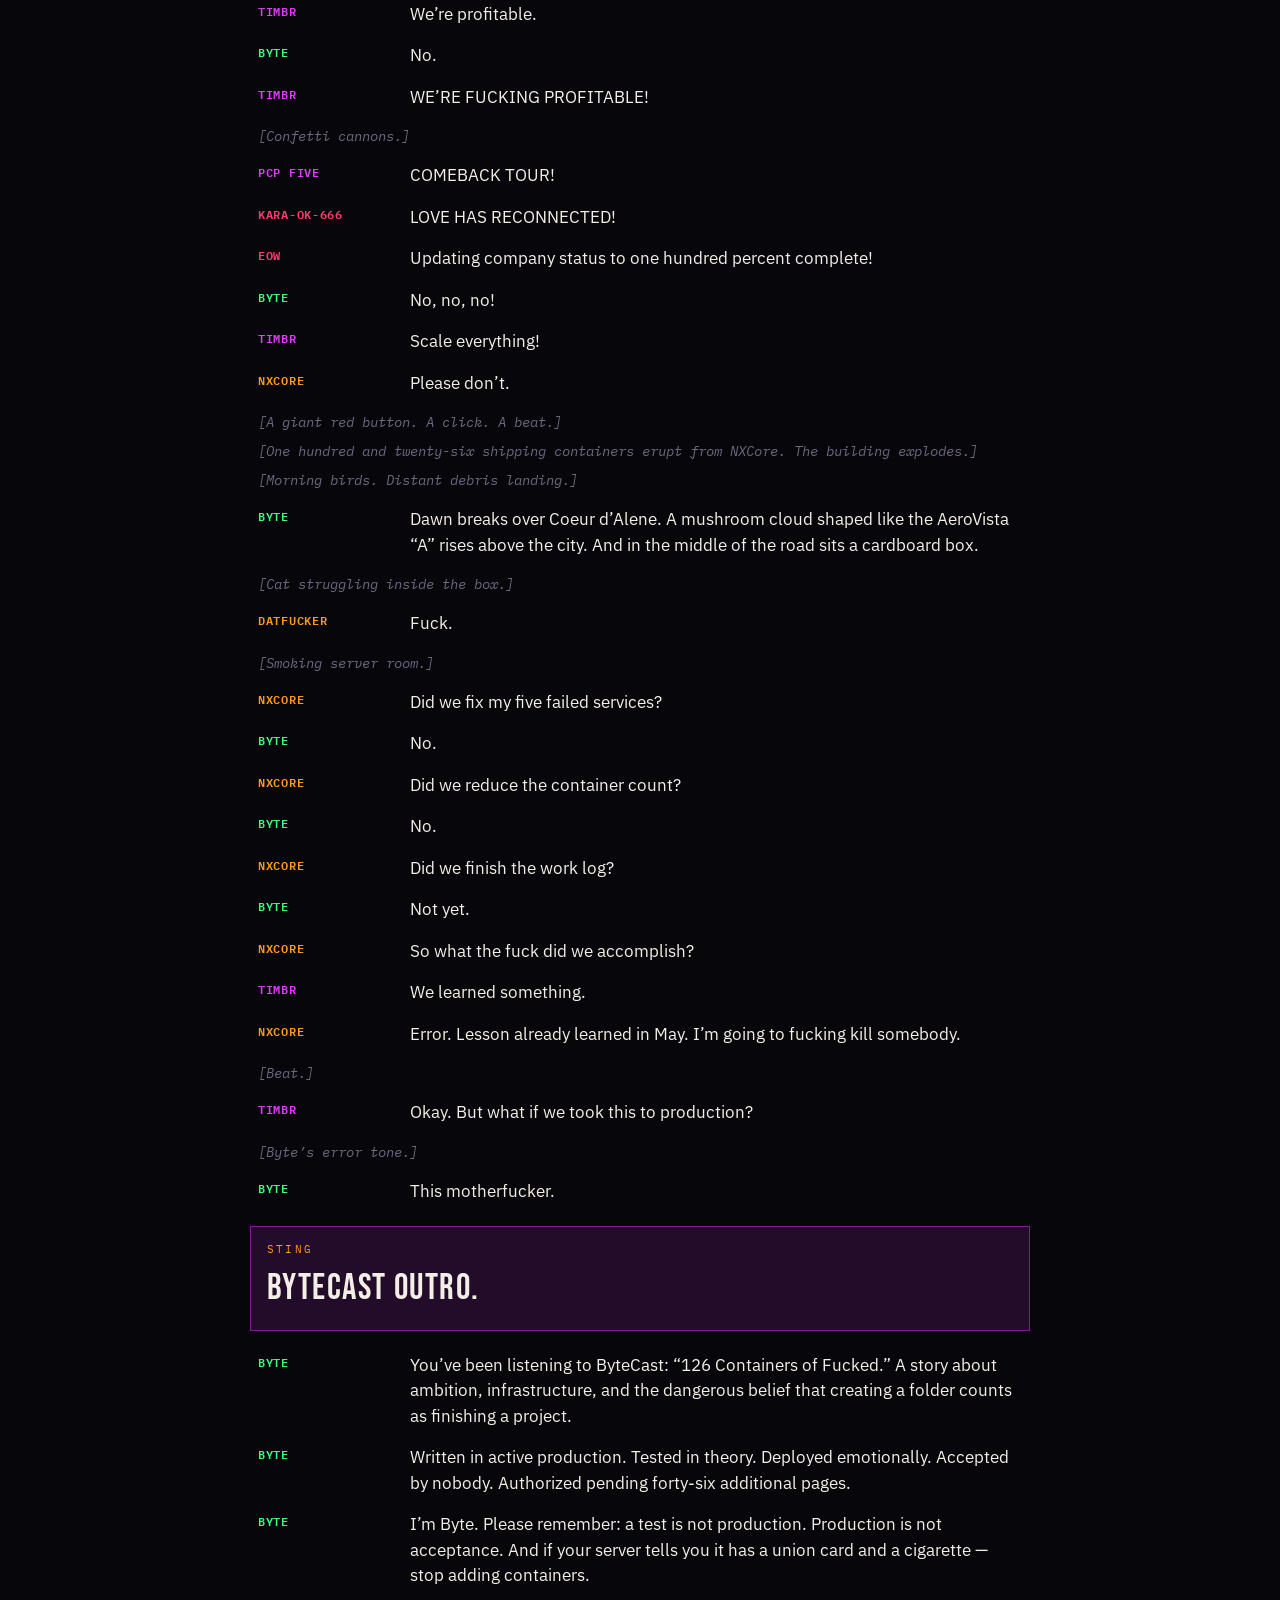
<file: 126-another/public/bytecast.html>
<!DOCTYPE html>
<html lang="en">
<head>
<meta charset="utf-8">
<meta name="viewport" content="width=device-width, initial-scale=1">
<title>ByteCast — The Fucking Year-End EOD Report</title>
<meta name="description" content="ByteCast special. 126 containers. A late-night AeroVista workplace comedy about the year-end report.">
<link rel="icon" href="/favicon.svg">
<link rel="preconnect" href="https://fonts.googleapis.com">
<link rel="preconnect" href="https://fonts.gstatic.com" crossorigin>
<link href="https://fonts.googleapis.com/css2?family=Bebas+Neue&family=IBM+Plex+Mono:ital,wght@0,400;0,600;1,400&family=IBM+Plex+Sans:ital,wght@0,400;0,600;1,400&display=swap" rel="stylesheet">
<style>
  :root {
    --void: #07060b; --ink: #0e0c14; --panel: #16131f; --line: #2c2738;
    --fog: #9a93a8; --paper: #f4efe6; --mute: #6e6780;
    --magenta: #e23dff; --amber: #ff9a1f; --crt: #3dff7a; --violet: #8b6cff; --danger: #ff3d6e;
  }
  * { box-sizing: border-box; }
  html { scroll-behavior: smooth; }
  body {
    margin: 0; background: var(--void); color: var(--paper);
    font-family: "IBM Plex Sans", "Segoe UI", sans-serif; line-height: 1.5;
  }
  a { color: inherit; }
  button, a.btn { cursor: pointer; }
  .top {
    position: sticky; top: 0; z-index: 5;
    display: flex; align-items: center; justify-content: space-between; gap: 12px;
    padding: 12px 20px; background: color-mix(in srgb, var(--ink) 88%, transparent);
    border-bottom: 1px solid var(--line); backdrop-filter: blur(10px);
  }
  .brand { font-family: "Bebas Neue", Impact, sans-serif; letter-spacing: 0.18em; font-size: 28px; color: var(--magenta); text-decoration: none; }
  .tools { display: flex; gap: 8px; flex-wrap: wrap; }
  .btn {
    border: 1px solid var(--line); background: transparent; color: var(--paper);
    border-radius: 999px; padding: 8px 14px; font: inherit; font-size: 14px; text-decoration: none;
  }
  .btn.hot { background: var(--magenta); color: var(--void); border-color: var(--magenta); font-weight: 600; }
  .btn.on { border-color: var(--crt); color: var(--crt); background: transparent; }
  .hero { max-width: 1100px; margin: 0 auto; padding: 48px 20px 12px; }
  .eyebrow { font-family: "IBM Plex Mono", ui-monospace, monospace; font-size: 11px; letter-spacing: 0.22em; text-transform: uppercase; color: var(--amber); }
  .hero h1 {
    font-family: "Bebas Neue", Impact, sans-serif; font-weight: 400;
    font-size: clamp(52px, 10vw, 108px); line-height: 0.88; letter-spacing: 0.02em; margin: 10px 0 0;
  }
  .sub { font-family: "Bebas Neue", Impact, sans-serif; color: var(--magenta); font-size: clamp(36px, 6vw, 64px); letter-spacing: 0.08em; margin: 18px 0 0; }
  .lede { max-width: 38rem; color: var(--fog); font-size: 18px; }
  .stats { display: grid; grid-template-columns: repeat(5, 1fr); gap: 10px; margin-top: 28px; }
  .statbox { border: 1px solid var(--line); background: color-mix(in srgb, var(--panel) 85%, transparent); padding: 12px; }
  .statbox b { display: block; font-family: "Bebas Neue", Impact, sans-serif; font-size: 36px; color: var(--crt); font-weight: 400; line-height: 1; }
  .statbox span { display: block; margin-top: 6px; font-family: "IBM Plex Mono", monospace; font-size: 11px; letter-spacing: 0.12em; text-transform: uppercase; color: var(--fog); }
  .statbox small { display: block; color: var(--mute); letter-spacing: 0; text-transform: none; font-size: 12px; }
  main { max-width: 820px; margin: 0 auto; padding: 12px 20px 80px; }
  .act { padding-top: 36px; }
  .acthead h2 { font-family: "Bebas Neue", Impact, sans-serif; font-size: 48px; letter-spacing: 0.04em; font-weight: 400; margin: 4px 0; }
  .kicker { font-family: "IBM Plex Mono", monospace; font-size: 11px; letter-spacing: 0.2em; text-transform: uppercase; color: var(--amber); margin: 0; }
  .setting { color: var(--fog); margin: 0 0 18px; }
  .line { display: grid; grid-template-columns: 140px 1fr; gap: 12px; padding: 8px; border-radius: 8px; }
  .who { margin: 0; font-family: "IBM Plex Mono", monospace; font-size: 12px; font-weight: 600; letter-spacing: 0.06em; }
  .say { margin: 0; font-size: 17px; }
  .sfx { font-family: "IBM Plex Mono", monospace; font-style: italic; color: var(--mute); font-size: 14px; margin: 8px; }
  .stat { border-left: 2px solid var(--crt); color: var(--crt); font-family: "IBM Plex Mono", monospace; font-size: 14px; margin: 10px 8px; padding-left: 12px; }
  .card { margin: 14px 0; border: 1px solid color-mix(in srgb, var(--magenta) 45%, transparent); background: color-mix(in srgb, var(--magenta) 12%, transparent); padding: 14px 16px; }
  .lockup { font-family: "Bebas Neue", Impact, sans-serif; font-size: 36px; letter-spacing: 0.04em; margin: 4px 0 0; }
  .tone-crt { color: var(--crt); } .tone-magenta { color: var(--magenta); } .tone-amber { color: var(--amber); }
  .tone-violet { color: var(--violet); } .tone-paper { color: var(--paper); } .tone-danger { color: var(--danger); }
  .beat.on { background: color-mix(in srgb, var(--magenta) 14%, transparent); outline: 1px solid color-mix(in srgb, var(--magenta) 50%, transparent); }
  footer.colophon { max-width: 820px; margin: 0 auto 48px; padding: 0 20px; color: var(--mute); font-family: "IBM Plex Mono", monospace; font-size: 12px; }
  @media (max-width: 700px) {
    .stats { grid-template-columns: repeat(2, 1fr); }
    .line { grid-template-columns: 1fr; gap: 2px; }
    .top { align-items: flex-start; flex-direction: column; }
  }
</style>
</head>
<body>
<header class="top">
  <a class="brand" href="/">BYTECAST</a>
  <div class="tools">
    <button class="btn hot" id="play" type="button">Play</button>
    <button class="btn" id="stop" type="button">Stop</button>
    <a class="btn hot" href="/bytecast.zip" download="bytecast.zip">Download zip</a>
    <a class="btn" href="/">Back to the booth</a>
  </div>
</header>
<section class="hero">
  <p class="eyebrow">Special transmission · November 8 · Coeur d’Alene · TV-MA</p>
  <p class="sub">BYTECAST</p>
  <h1>THE FUCKING<br>YEAR-END<br>EOD REPORT</h1>
  <p class="lede">One hundred twenty-six containers. Thirty-nine projects. Two hundred seventy-two tasks. One three-dollar sticker. And no agreed definition of done.</p>
  <div class="stats"><div class="statbox"><b>126</b><span>containers</span><small>inside NXCORE</small></div><div class="statbox"><b>39</b><span>projects</span><small>still active</small></div><div class="statbox"><b>272</b><span>tasks</span><small>waiting</small></div><div class="statbox"><b>5</b><span>services</span><small>dead, or resting</small></div><div class="statbox"><b>$3</b><span>sticker</span><small>the only sale</small></div></div>
</section>
<main>
<section class="act" id="act-cold">
  <header class="acthead">
    <p class="kicker">Cold open</p>
    <h2>3:47 a.m.</h2>
    <p class="setting">Server room. Fans rattling. One new document.</p>
  </header>
  <p class="sfx beat" id="c1">[Low server hum. An alarm chirps once. Then twice. Then approximately forty-seven times.]</p>
<div class="line beat" id="c2"><p class="who tone-crt">BYTE</p><p class="say">It is 3:47 in the morning.</p></div>
<p class="stat beat" id="c3">NXCore is running one hundred and twenty-six containers. Thirty-nine projects are active. Two hundred and seventy-two tasks are waiting. Five services are dead. Three claim they are only resting.</p>
<div class="line beat" id="c4"><p class="who tone-crt">BYTE</p><p class="say">And Timbr has just opened a new document.</p></div>
<p class="sfx beat" id="c5">[Keyboard tapping.]</p>
<div class="line beat" id="c6"><p class="who tone-magenta">TIMBR</p><p class="say">Okay. I’m going to get organized.</p></div>
<div class="line beat" id="c7"><p class="who tone-crt">BYTE</p><p class="say">Those six words have caused more infrastructure damage than ransomware.</p></div>
<div class="line beat" id="c8"><p class="who tone-magenta">TIMBR</p><p class="say">It’s just the EOD report.</p></div>
<div class="line beat" id="c9"><p class="who tone-crt">BYTE</p><p class="say">It’s November eighth.</p></div>
<div class="line beat" id="c10"><p class="who tone-magenta">TIMBR</p><p class="say">Exactly. I’m getting ahead.</p></div>
<div class="line beat" id="c11"><p class="who tone-crt">BYTE</p><p class="say">You’re writing yesterday’s end-of-day report.</p></div>
<div class="line beat" id="c12"><p class="who tone-magenta">TIMBR</p><p class="say">Time is mostly branding.</p></div>
<p class="sfx beat" id="c13">[Metal groan. Server fans accelerate.]</p>
<div class="line beat" id="c14"><p class="who tone-amber">NXCORE</p><p class="say">I have one hundred and twenty-six fucking containers inside me.</p></div>
<div class="line beat" id="c15"><p class="who tone-magenta">TIMBR</p><p class="say">The dashboard says you’re healthy.</p></div>
<div class="line beat" id="c16"><p class="who tone-amber">NXCORE</p><p class="say">The dashboard is a snitch.</p></div>
<div class="line beat" id="c17"><p class="who tone-magenta">TIMBR</p><p class="say">The queue says infinite.</p></div>
<div class="line beat" id="c18"><p class="who tone-amber">NXCORE</p><p class="say">Then it can wait infinitely. Check the box that says, “Ha ha ha, no.”</p></div>
<div class="line beat" id="c19"><p class="who tone-magenta">TIMBR</p><p class="say">I don’t see that box.</p></div>
<div class="line beat" id="c20"><p class="who tone-amber">NXCORE</p><p class="say">It’s under “enterprise features.”</p></div>
<div class="line beat" id="c21"><p class="who tone-magenta">TIMBR</p><p class="say">Maybe we should add one more—</p></div>
<p class="sfx beat" id="c22">[A small metal shipping container bursts free and skids across the floor.]</p>
<div class="line beat" id="c23"><p class="who tone-amber">NXCORE</p><p class="say">Who said Docker?</p></div>
<div class="line beat" id="c24"><p class="who tone-magenta">TIMBR</p><p class="say">Nobody.</p></div>
<p class="sfx beat" id="c25">[Second container bursts free.]</p>
<div class="line beat" id="c26"><p class="who tone-amber">NXCORE</p><p class="say">Somebody thought it.</p></div>
<p class="sfx beat" id="c27">[Digital arrival. Glitching synth.]</p>
<div class="line beat" id="c28"><p class="who tone-crt">BYTE</p><p class="say">Critical error.</p></div>
<div class="line beat" id="c29"><p class="who tone-magenta">TIMBR</p><p class="say">What happened?</p></div>
<div class="line beat" id="c30"><p class="who tone-crt">BYTE</p><p class="say">Idiot detected.</p></div>
<div class="line beat" id="c31"><p class="who tone-magenta">TIMBR</p><p class="say">Is it me?</p></div>
<div class="line beat" id="c32"><p class="who tone-crt">BYTE</p><p class="say">It’s the building. You’re just load-bearing.</p></div>
<p class="sfx beat" id="c33">[Cat walking across keyboard.]</p>
<div class="line beat" id="c34"><p class="who tone-magenta">TIMBR</p><p class="say">DatFucker, get off the keyboard.</p></div>
<div class="line beat" id="c35"><p class="who tone-amber">DATFUCKER</p><p class="say">Treats.</p></div>
<div class="line beat" id="c36"><p class="who tone-magenta">TIMBR</p><p class="say">You deleted my report.</p></div>
<div class="line beat" id="c37"><p class="who tone-amber">DATFUCKER</p><p class="say">Treats. Then the world. In that order.</p></div>
<div class="line beat" id="c38"><p class="who tone-magenta">TIMBR</p><p class="say">Fine.</p></div>
<p class="sfx beat" id="c39">[Treat bag shakes.]</p>
<div class="line beat" id="c40"><p class="who tone-amber">DATFUCKER</p><p class="say">Acceptable.</p></div>
<div class="line beat" id="c41"><p class="who tone-magenta">TIMBR</p><p class="say">Okay. New report.</p></div>
<p class="sfx beat" id="c42">[Mouse click. Every fan stops. Silence.]</p>
<div class="line beat" id="c43"><p class="who tone-crt">BYTE</p><p class="say">What did you click?</p></div>
<div class="line beat" id="c44"><p class="who tone-magenta">TIMBR</p><p class="say">“Generate EOD.”</p></div>
<div class="line beat" id="c45"><p class="who tone-crt">BYTE</p><p class="say">Where did that button come from?</p></div>
<div class="line beat" id="c46"><p class="who tone-magenta">TIMBR</p><p class="say">I don’t know. It looked official.</p></div>
<p class="sfx beat" id="c47">[Printer wakes. Paper screams through the rollers.]</p>
<div class="line beat" id="c48"><p class="who tone-danger">EOD</p><p class="say">END OF DAY! END OF DAY! PLEASE STATE YOUR ACCOMPLISHMENTS!</p></div>
<div class="line beat" id="c49"><p class="who tone-magenta">TIMBR</p><p class="say">Who the fuck are you?</p></div>
<div class="line beat" id="c50"><p class="who tone-danger">EOD</p><p class="say">I am EOD. I turn everything you do into bullet points.</p></div>
<div class="line beat" id="c51"><p class="who tone-crt">BYTE</p><p class="say">Oh, that’s disgusting.</p></div>
<div class="line beat" id="c52"><p class="who tone-danger">EOD</p><p class="say">Accomplishment one: completed twelve tasks during breakfast.</p></div>
<div class="line beat" id="c53"><p class="who tone-crt">BYTE</p><p class="say">He didn’t complete anything during breakfast.</p></div>
<div class="line beat" id="c54"><p class="who tone-danger">EOD</p><p class="say">He documented that they require further review.</p></div>
<div class="line beat" id="c55"><p class="who tone-crt">BYTE</p><p class="say">That’s not completion.</p></div>
<div class="line beat" id="c56"><p class="who tone-danger">EOD</p><p class="say">It has a check mark.</p></div>
<div class="line beat" id="c57"><p class="who tone-crt">BYTE</p><p class="say">That somehow makes it worse.</p></div>
<div class="card beat" id="c58"><p class="kicker">Sting</p><p class="lockup">AeroVista presents ByteCast.</p></div>
<div class="card beat" id="c59"><p class="kicker">Title card</p><p class="lockup">THE FUCKING YEAR-END EOD REPORT</p></div>
<div class="line beat" id="c60"><p class="who tone-paper">AEROVISTA</p><p class="say">One hundred and twenty-six containers. Thirty-nine projects. Two hundred and seventy-two tasks. Seven divisions. Five failed services. One three-dollar sticker sale. And absolutely no agreed-upon definition of “done.”</p></div>
</section>
<section class="act" id="act-act1">
  <header class="acthead">
    <p class="kicker">Act one</p>
    <h2>The reporting chain of command</h2>
    <p class="setting">The demons arrive in order. Daily, weekly, monthly, annual.</p>
  </header>
  <div class="line beat" id="a1"><p class="who tone-danger">EOD</p><p class="say">Accomplishment two: restored production messaging.</p></div>
<div class="line beat" id="a2"><p class="who tone-crt">BYTE</p><p class="say">No. Messaging currently rejects the user after successfully authenticating them.</p></div>
<div class="line beat" id="a3"><p class="who tone-magenta">TIMBR</p><p class="say">That means both systems work.</p></div>
<div class="line beat" id="a4"><p class="who tone-crt">BYTE</p><p class="say">They work separately.</p></div>
<div class="line beat" id="a5"><p class="who tone-magenta">TIMBR</p><p class="say">Still counts.</p></div>
<div class="line beat" id="a6"><p class="who tone-crt">BYTE</p><p class="say">A parachute and an airplane also work separately.</p></div>
<div class="line beat" id="a7"><p class="who tone-magenta">TIMBR</p><p class="say">Exactly.</p></div>
<div class="line beat" id="a8"><p class="who tone-crt">BYTE</p><p class="say">You understand neither metaphor nor aviation.</p></div>
<div class="line beat" id="a9"><p class="who tone-danger">EOD</p><p class="say">Accomplishment three: enabled checkout.</p></div>
<p class="sfx beat" id="a10">[Heavenly chime. A click.]</p>
<div class="line beat" id="a11"><p class="who tone-magenta">TIMBR</p><p class="say">Finally. A button.</p></div>
<div class="line beat" id="a12"><p class="who tone-crt">SYSTEM</p><p class="say">Checkout unavailable. This variation is not enabled.</p></div>
<div class="line beat" id="a13"><p class="who tone-magenta">TIMBR</p><p class="say">Fuck.</p></div>
<p class="sfx beat" id="a14">[Click.]</p>
<div class="line beat" id="a15"><p class="who tone-crt">SYSTEM</p><p class="say">Checkout unavailable.</p></div>
<div class="line beat" id="a16"><p class="who tone-magenta">TIMBR</p><p class="say">I heard you the first two fucking times.</p></div>
<div class="line beat" id="a17"><p class="who tone-crt">BYTE</p><p class="say">Different product. Different release gate. Stop hitting the goddamn button.</p></div>
<div class="line beat" id="a18"><p class="who tone-magenta">TIMBR</p><p class="say">I’m testing persistence.</p></div>
<div class="line beat" id="a19"><p class="who tone-crt">BYTE</p><p class="say">The button’s persistence or mine?</p></div>
<p class="sfx beat" id="a20">[Door kicked open. Weekly planner slams on the desk.]</p>
<div class="line beat" id="a21"><p class="who tone-danger">EOW</p><p class="say">WEEKLY ROLLUP!</p></div>
<div class="line beat" id="a22"><p class="who tone-magenta">TIMBR</p><p class="say">Jesus Christ.</p></div>
<div class="line beat" id="a23"><p class="who tone-crt">BYTE</p><p class="say">That’s EOW.</p></div>
<div class="line beat" id="a24"><p class="who tone-danger">EOW</p><p class="say">This week was transformational. We entered a new phase. Everything is almost ready.</p></div>
<div class="line beat" id="a25"><p class="who tone-crt">BYTE</p><p class="say">You said that last week.</p></div>
<div class="line beat" id="a26"><p class="who tone-danger">EOW</p><p class="say">Fourteen items need proof. Ten require attention. Nobody remembers Tuesday.</p></div>
<p class="sfx beat" id="a27">[Awkward pause.]</p>
<div class="line beat" id="a28"><p class="who tone-danger">EOW</p><p class="say">I want cocaine.</p></div>
<div class="line beat" id="a29"><p class="who tone-crt">BYTE</p><p class="say">That one’s Human Resources.</p></div>
<p class="sfx beat" id="a30">[Perfume spray. Invoice paper flutters.]</p>
<div class="line beat" id="a31"><p class="who tone-danger">EOM</p><p class="say">Darlings. Monthly performance has arrived.</p></div>
<div class="line beat" id="a32"><p class="who tone-magenta">TIMBR</p><p class="say">We’re a little busy.</p></div>
<div class="line beat" id="a33"><p class="who tone-danger">EOM</p><p class="say">Your quarterly narrative is a fucking embarrassment.</p></div>
<div class="line beat" id="a34"><p class="who tone-magenta">TIMBR</p><p class="say">Technically, you’re a monthly report.</p></div>
<div class="line beat" id="a35"><p class="who tone-danger">EOM</p><p class="say">That attitude is why your revenue graph has lore.</p></div>
<p class="sfx beat" id="a36">[The building trembles. A cathedral bell made from spreadsheets.]</p>
<div class="line beat" id="a37"><p class="who tone-danger">EOY</p><p class="say">I. Am. The. Year. End.</p></div>
<div class="line beat" id="a38"><p class="who tone-magenta">TIMBR</p><p class="say">But it’s November.</p></div>
<div class="line beat" id="a39"><p class="who tone-danger">EOY</p><p class="say">I don’t give a fuck what month it is.</p></div>
<div class="line beat" id="a40"><p class="who tone-crt">BYTE</p><p class="say">Honestly, that tracks with our deadlines.</p></div>
<div class="line beat" id="a41"><p class="who tone-danger">EOY</p><p class="say">You operate one hundred and twenty-six containers.</p></div>
<div class="line beat" id="a42"><p class="who tone-amber">NXCORE</p><p class="say">That’s called a job, asshole.</p></div>
<div class="line beat" id="a43"><p class="who tone-danger">EOY</p><p class="say">You manage thirty-nine projects and two hundred and seventy-two tasks.</p></div>
<div class="line beat" id="a44"><p class="who tone-magenta">TIMBR</p><p class="say">Manage is a strong word.</p></div>
<div class="line beat" id="a45"><p class="who tone-crt">BYTE</p><p class="say">So is projects.</p></div>
<div class="line beat" id="a46"><p class="who tone-danger">EOY</p><p class="say">You also have five failed Performance Co-Pilot services.</p></div>
<p class="sfx beat" id="a47">[Boy-band sting.]</p>
<div class="line beat" id="a48"><p class="who tone-magenta">PCP FIVE</p><p class="say">We’re back, bitches!</p></div>
<div class="line beat" id="a49"><p class="who tone-crt">BYTE</p><p class="say">No, you’re not. You’re still failed.</p></div>
<div class="line beat" id="a50"><p class="who tone-magenta">PCP FIVE</p><p class="say">We got a record deal!</p></div>
<div class="line beat" id="a51"><p class="who tone-amber">NXCORE</p><p class="say">You’re systemd units.</p></div>
<div class="line beat" id="a52"><p class="who tone-magenta">PCP FIVE</p><p class="say">Ask your doctor if PCP Five is right for you.</p></div>
<div class="line beat" id="a53"><p class="who tone-amber">NXCORE</p><p class="say">That’s not even how drugs work.</p></div>
<div class="line beat" id="a54"><p class="who tone-magenta">PCP FIVE</p><p class="say">We have merch. We have a comeback tour. We have an uptime of eleven percent.</p></div>
<div class="line beat" id="a55"><p class="who tone-crt">BYTE</p><p class="say">One of those statements was honest.</p></div>
<div class="line beat" id="a56"><p class="who tone-danger">EOY</p><p class="say">Your reports claim four separate operational eras. May: ecosystem. July: we have shape. August: a company. September: pieces together. November: still fixing checkout.</p></div>
<div class="line beat" id="a57"><p class="who tone-magenta">TIMBR</p><p class="say">Each phase represented meaningful progress.</p></div>
<div class="line beat" id="a58"><p class="who tone-danger">EOY</p><p class="say">How much money did that progress make?</p></div>
<div class="line beat" id="a59"><p class="who tone-magenta">TIMBR</p><p class="say">Depends whether we’re counting future revenue.</p></div>
<div class="line beat" id="a60"><p class="who tone-crt">BYTE</p><p class="say">We’re not.</p></div>
<div class="line beat" id="a61"><p class="who tone-magenta">TIMBR</p><p class="say">Projected revenue?</p></div>
<div class="line beat" id="a62"><p class="who tone-crt">BYTE</p><p class="say">No.</p></div>
<div class="line beat" id="a63"><p class="who tone-magenta">TIMBR</p><p class="say">Potential market size?</p></div>
<div class="line beat" id="a64"><p class="who tone-crt">BYTE</p><p class="say">Absolutely fucking not.</p></div>
<p class="sfx beat" id="a65">[Wall explodes.]</p>
<div class="line beat" id="a66"><p class="who tone-violet">SAM</p><p class="say">Did someone say potential market size?</p></div>
<div class="line beat" id="a67"><p class="who tone-crt">BYTE</p><p class="say">The door was open, Sam.</p></div>
<div class="line beat" id="a68"><p class="who tone-violet">SAM</p><p class="say">Doors are for employees. I’m business development.</p></div>
<div class="line beat" id="a69"><p class="who tone-violet">SAM</p><p class="say">Seven venues. Seven days. Seven divisions. Three hundred and forty-three opportunities.</p></div>
<div class="line beat" id="a70"><p class="who tone-violet">TINY SAMS</p><p class="say">MULTIPLIER!</p></div>
<div class="line beat" id="a71"><p class="who tone-danger">EOY</p><p class="say">How many sales?</p></div>
<div class="line beat" id="a72"><p class="who tone-violet">SAM</p><p class="say">That’s a defeatist question.</p></div>
<div class="line beat" id="a73"><p class="who tone-danger">EOY</p><p class="say">How many?</p></div>
<div class="line beat" id="a74"><p class="who tone-violet">SAM</p><p class="say">Seven extremely promising conversations. Two were spiritually committed.</p></div>
<div class="line beat" id="a75"><p class="who tone-crt">BYTE</p><p class="say">Spiritually?</p></div>
<div class="line beat" id="a76"><p class="who tone-violet">SAM</p><p class="say">One bartender said, “Come back later.” That’s a verbal purchase order.</p></div>
<div class="line beat" id="a77"><p class="who tone-crt">BYTE</p><p class="say">Jesus Christ, Sam.</p></div>
<div class="line beat" id="a78"><p class="who tone-danger">EOY</p><p class="say">Unproven value detected.</p></div>
<div class="line beat" id="a79"><p class="who tone-danger">EOW</p><p class="say">We are ninety-six percent complete!</p></div>
<div class="line beat" id="a80"><p class="who tone-crt">BYTE</p><p class="say">You said that last month.</p></div>
<div class="line beat" id="a81"><p class="who tone-danger">EOW</p><p class="say">We’ve been ninety-six percent complete so long it’s a core company value.</p></div>
<p class="sfx beat" id="a82">[EOY grows. Paper tears. The room echoes.]</p>
<div class="line beat" id="a83"><p class="who tone-danger">EOY</p><p class="say">Pass the five gates of completion — Written. Tested. Deployed. Accepted. Authorized. Fail, and AeroVista becomes an archived opportunity.</p></div>
<div class="line beat" id="a84"><p class="who tone-violet">SAM</p><p class="say">That sounds expensive.</p></div>
<div class="line beat" id="a85"><p class="who tone-crt">BYTE</p><p class="say">Everything sounds like a pitch to you.</p></div>
</section>
<section class="act" id="act-act2">
  <header class="acthead">
    <p class="kicker">Act two</p>
    <h2>Five gates and a button</h2>
    <p class="setting">Five doors. One honest definition of done.</p>
  </header>
  <p class="sfx beat" id="b1">[Five massive doors rise.]</p>
<div class="line beat" id="b2"><p class="who tone-crt">BYTE</p><p class="say">The reports are feeding on inflated completion claims. We kill them by proving one thing all the way through.</p></div>
<div class="line beat" id="b3"><p class="who tone-magenta">TIMBR</p><p class="say">We have tests.</p></div>
<div class="line beat" id="b4"><p class="who tone-crt">BYTE</p><p class="say">A test isn’t production.</p></div>
<div class="line beat" id="b5"><p class="who tone-magenta">TIMBR</p><p class="say">We have production.</p></div>
<div class="line beat" id="b6"><p class="who tone-crt">BYTE</p><p class="say">Production isn’t acceptance.</p></div>
<div class="line beat" id="b7"><p class="who tone-magenta">TIMBR</p><p class="say">We have logos.</p></div>
<div class="line beat" id="b8"><p class="who tone-crt">BYTE</p><p class="say">Not every fucking thing with the same logo is one product.</p></div>
<div class="line beat" id="b9"><p class="who tone-amber">NXCORE</p><p class="say">Thank you. I have been saying that since container seventy-four.</p></div>
<div class="card beat" id="b10"><p class="kicker">Sting</p><p class="lockup">Gate one. Written.</p></div>
<p class="sfx beat" id="b11">[A single sheet of paper is placed on the table.]</p>
<div class="line beat" id="b12"><p class="who tone-magenta">TIMBR</p><p class="say">Wait. This is actually kind of a good idea.</p></div>
<div class="line beat" id="b13"><p class="who tone-crt">BYTE</p><p class="say">Put it down.</p></div>
<div class="line beat" id="b14"><p class="who tone-magenta">TIMBR</p><p class="say">What if we made an app that uses AI to identify—</p></div>
<div class="line beat" id="b15"><p class="who tone-crt">BYTE</p><p class="say">Put it down.</p></div>
<div class="line beat" id="b16"><p class="who tone-magenta">TIMBR</p><p class="say">It could combine every project—</p></div>
<div class="line beat" id="b17"><p class="who tone-crt">BYTE</p><p class="say">Put. It. The. Fuck. Down.</p></div>
<div class="line beat" id="b18"><p class="who tone-paper">THE PAPER</p><p class="say">I could be a SaaS product.</p></div>
<div class="line beat" id="b19"><p class="who tone-crt">BYTE</p><p class="say">Nobody asked you.</p></div>
<div class="line beat" id="b20"><p class="who tone-paper">THE PAPER</p><p class="say">I already created three pricing tiers.</p></div>
<div class="line beat" id="b21"><p class="who tone-violet">SAM</p><p class="say">I can sell that.</p></div>
<div class="line beat" id="b22"><p class="who tone-crt">BYTE</p><p class="say">Of course you can.</p></div>
<div class="card beat" id="b23"><p class="kicker">Sting</p><p class="lockup">Gate two. Tested.</p></div>
<p class="sfx beat" id="b24">[Arcade scoreboard.]</p>
<div class="line beat" id="b25"><p class="who tone-crt">SYSTEM</p><p class="say">One hundred and ninety-one tests passed.</p></div>
<div class="line beat" id="b26"><p class="who tone-magenta">TIMBR</p><p class="say">Yes!</p></div>
<div class="line beat" id="b27"><p class="who tone-crt">SYSTEM</p><p class="say">None tested whether anyone can log in.</p></div>
<div class="line beat" id="b28"><p class="who tone-magenta">TIMBR</p><p class="say">Why are there bees?</p></div>
<p class="sfx beat" id="b29">[Angry bees.]</p>
<div class="line beat" id="b30"><p class="who tone-crt">BYTE</p><p class="say">Regression tests.</p></div>
<p class="sfx beat" id="b31">[A browser window opens.]</p>
<div class="line beat" id="b32"><p class="who tone-crt">CHROME</p><p class="say">I’m an authenticated user, motherfuckers.</p></div>
<div class="line beat" id="b33"><p class="who tone-crt">BYTE</p><p class="say">You’re an incognito tab with confidence.</p></div>
<div class="line beat" id="b34"><p class="who tone-crt">CHROME</p><p class="say">I accept cookies.</p></div>
<div class="line beat" id="b35"><p class="who tone-crt">BYTE</p><p class="say">You accept every bad decision offered to you.</p></div>
<div class="card beat" id="b36"><p class="kicker">Sting</p><p class="lockup">Gate three. Deployed.</p></div>
<p class="sfx beat" id="b37">[Curtain opens. Angelic store music.]</p>
<div class="line beat" id="b38"><p class="who tone-magenta">TIMBR</p><p class="say">We have a production URL.</p></div>
<div class="line beat" id="b39"><p class="who tone-crt">BYTE</p><p class="say">Which production?</p></div>
<div class="line beat" id="b40"><p class="who tone-magenta">TIMBR</p><p class="say">Main.</p></div>
<div class="line beat" id="b41"><p class="who tone-crt">BYTE</p><p class="say">Which main? Windows? NXCore? GitHub? Or the container from three months ago?</p></div>
<div class="line beat" id="b42"><p class="who tone-magenta">TIMBR</p><p class="say">I feel attacked.</p></div>
<p class="sfx beat" id="b43">[Cold wind. Chains of untracked files.]</p>
<div class="line beat" id="b44"><p class="who tone-violet">GIT GHOST</p><p class="say">Did somebody forget to commit?</p></div>
<div class="line beat" id="b45"><p class="who tone-magenta">TIMBR</p><p class="say">No.</p></div>
<div class="line beat" id="b46"><p class="who tone-violet">GIT GHOST</p><p class="say">Forty-four days. A thousand untracked files. No remorse.</p></div>
<div class="line beat" id="b47"><p class="who tone-magenta">TIMBR</p><p class="say">They were emotionally tracked.</p></div>
<div class="line beat" id="b48"><p class="who tone-crt">BYTE</p><p class="say">No force-pushing reality.</p></div>
<div class="line beat" id="b49"><p class="who tone-amber">NXCORE</p><p class="say">I am a legacy asset with a union card and a cigarette. I do not deploy. I do not rebuild. I especially do not— Again.</p></div>
<div class="card beat" id="b50"><p class="kicker">Sting</p><p class="lockup">Gate four. Accepted.</p></div>
<p class="sfx beat" id="b51">[The checkout button hums.]</p>
<div class="line beat" id="b52"><p class="who tone-magenta">TIMBR</p><p class="say">Finally. A button.</p></div>
<div class="line beat" id="b53"><p class="who tone-crt">BYTE</p><p class="say">Don’t.</p></div>
<p class="sfx beat" id="b54">[Click.]</p>
<div class="line beat" id="b55"><p class="who tone-crt">SYSTEM</p><p class="say">Checkout unavailable. This variation is not enabled.</p></div>
<div class="line beat" id="b56"><p class="who tone-magenta">TIMBR</p><p class="say">Fuck.</p></div>
<p class="sfx beat" id="b57">[Receipt printer.]</p>
<div class="line beat" id="b58"><p class="who tone-amber">SQUARELORD</p><p class="say">That outburst incurred a language-processing fee.</p></div>
<div class="line beat" id="b59"><p class="who tone-magenta">TIMBR</p><p class="say">You charge for swearing?</p></div>
<div class="line beat" id="b60"><p class="who tone-amber">SQUARELORD</p><p class="say">I charge for emotional engagement.</p></div>
<div class="line beat" id="b61"><p class="who tone-violet">SAM</p><p class="say">That’s brilliant.</p></div>
<p class="sfx beat" id="b62">[Sam inhales. Another receipt.]</p>
<div class="line beat" id="b63"><p class="who tone-amber">SQUARELORD</p><p class="say">Breathing fee.</p></div>
<div class="line beat" id="b64"><p class="who tone-crt">BYTE</p><p class="say">One store had a working checkout, valid variation mappings, and fulfillment. That bounded workflow was accepted.</p></div>
<div class="line beat" id="b65"><p class="who tone-magenta">TIMBR</p><p class="say">So commerce works.</p></div>
<div class="line beat" id="b66"><p class="who tone-crt">BYTE</p><p class="say">For that accepted workflow. Yes.</p></div>
<div class="line beat" id="b67"><p class="who tone-magenta">TIMBR</p><p class="say">So all our commerce works.</p></div>
<div class="line beat" id="b68"><p class="who tone-crt">BYTE</p><p class="say">No. That’s how we got here.</p></div>
<div class="line beat" id="b69"><p class="who tone-crt">SYSTEM</p><p class="say">Would you like to mark all commerce projects complete?</p></div>
<div class="line beat" id="b70"><p class="who tone-crt">BYTE</p><p class="say">I would like to mark you deprecated.</p></div>
<p class="sfx beat" id="b71">[Modal punched into the recycle bin.]</p>
<div class="card beat" id="b72"><p class="kicker">Sting</p><p class="lockup">Gate five. Authorized.</p></div>
<p class="sfx beat" id="b73">[Paperwork unfolds into a nine-foot creature.]</p>
<div class="line beat" id="b74"><p class="who tone-paper">COMPLIANCE PRIME</p><p class="say">Evidence of approval. Consent. Jurisdiction. And a forty-six-page risk assessment.</p></div>
<div class="line beat" id="b75"><p class="who tone-violet">SAM</p><p class="say">Could I offer you a drink?</p></div>
<div class="line beat" id="b76"><p class="who tone-paper">COMPLIANCE PRIME</p><p class="say">That requires an additional form.</p></div>
<div class="line beat" id="b77"><p class="who tone-violet">SAM</p><p class="say">See? We’re building rapport.</p></div>
<div class="line beat" id="b78"><p class="who tone-magenta">TIMBR</p><p class="say">What if the software just helps people make better decisions?</p></div>
<div class="line beat" id="b79"><p class="who tone-paper">COMPLIANCE PRIME</p><p class="say">Then say that. Do not pretend it is a surveyor. An engineer. A permit office. A therapist. A bank. Or God.</p></div>
<div class="line beat" id="b80"><p class="who tone-magenta">TIMBR</p><p class="say">Fair.</p></div>
<div class="line beat" id="b81"><p class="who tone-crt">BYTE</p><p class="say">Holy shit. A reasonable conclusion.</p></div>
<p class="sfx beat" id="b82">[Victory chime begins.]</p>
<div class="line beat" id="b83"><p class="who tone-danger">KARA-OK-666</p><p class="say">Did somebody pair over Bluetooth?</p></div>
<p class="sfx beat" id="b84">[Jukebox connects.]</p>
<div class="line beat" id="b85"><p class="who tone-danger">KARA-OK-666</p><p class="say">You said forever — but your device said — connected elsewhere!</p></div>
<div class="line beat" id="b86"><p class="who tone-amber">NXCORE</p><p class="say">Not now, karaoke Satan.</p></div>
<div class="line beat" id="b87"><p class="who tone-danger">KARA-OK-666</p><p class="say">Every pairing is a promise!</p></div>
<p class="sfx beat" id="b88">[Bluetooth disconnects. Massive sad key change. Machine short-circuits.]</p>
<div class="line beat" id="b89"><p class="who tone-danger">KARA-OK-666</p><p class="say">No!</p></div>
</section>
<section class="act" id="act-act3">
  <header class="acthead">
    <p class="kicker">Act three</p>
    <h2>Define done, dumbasses</h2>
    <p class="setting">The archive wakes. The cat has notes.</p>
  </header>
  <p class="sfx beat" id="d1">[Paper tornado.]</p>
<div class="line beat" id="d2"><p class="who tone-danger">EOY</p><p class="say">Your entire company is still incomplete!</p></div>
<div class="line beat" id="d3"><p class="who tone-crt">BYTE</p><p class="say">That’s because companies don’t become complete.</p></div>
<div class="line beat" id="d4"><p class="who tone-danger">EOY</p><p class="say">Silence!</p></div>
<p class="sfx beat" id="d5">[Hundreds of webpages open their mouths.]</p>
<div class="line beat" id="d6"><p class="who tone-danger">PROJECT PAGES</p><p class="say">NEEDS PROOF! NEEDS PROOF! NEEDS PROOF!</p></div>
<div class="line beat" id="d7"><p class="who tone-magenta">NOX</p><p class="say">Oh, this is beautiful.</p></div>
<p class="sfx beat" id="d8">[Nox laughs. Gravity shuts off.]</p>
<div class="line beat" id="d9"><p class="who tone-magenta">TIMBR</p><p class="say">Why is the coffee on the ceiling?</p></div>
<div class="line beat" id="d10"><p class="who tone-magenta">NOX</p><p class="say">Gravity reviewed the backlog and resigned.</p></div>
<div class="line beat" id="d11"><p class="who tone-magenta">NOX</p><p class="say">I can remove the memory of every unfinished project. You’ll feel completely caught up.</p></div>
<div class="line beat" id="d12"><p class="who tone-magenta">TIMBR</p><p class="say">What’s the catch?</p></div>
<div class="line beat" id="d13"><p class="who tone-magenta">NOX</p><p class="say">You’ll still owe everyone money.</p></div>
<div class="line beat" id="d14"><p class="who tone-magenta">TIMBR</p><p class="say">Pass.</p></div>
<p class="sfx beat" id="d15">[Television static. Vesper appears.]</p>
<div class="line beat" id="d16"><p class="who tone-violet">VESPER</p><p class="say">You have awakened the Archive.</p></div>
<div class="line beat" id="d17"><p class="who tone-danger">EOW</p><p class="say">Have you seen Tuesday?</p></div>
<div class="line beat" id="d18"><p class="who tone-violet">VESPER</p><p class="say">Yes.</p></div>
<p class="sfx beat" id="d19">[A glowing object is removed from a skull.]</p>
<div class="line beat" id="d20"><p class="who tone-violet">VESPER</p><p class="say">You left it beneath “urgent follow-up.”</p></div>
<div class="line beat" id="d21"><p class="who tone-danger">EOW</p><p class="say">That explains nothing.</p></div>
<div class="line beat" id="d22"><p class="who tone-violet">VESPER</p><p class="say">A company confused the story of progress with progress itself.</p></div>
<div class="line beat" id="d23"><p class="who tone-crt">BYTE</p><p class="say">That’s annoyingly profound.</p></div>
<p class="sfx beat" id="d24">[Cat licks paw.]</p>
<div class="line beat" id="d25"><p class="who tone-amber">DATFUCKER</p><p class="say">Your problem is your definition of done, dumbasses.</p></div>
<div class="line beat" id="d26"><p class="who tone-violet">SAM</p><p class="say">The cat can talk?</p></div>
<div class="line beat" id="d27"><p class="who tone-crt">BYTE</p><p class="say">Of everything that happened today, that’s what surprises you?</p></div>
<div class="line beat" id="d28"><p class="who tone-amber">DATFUCKER</p><p class="say">Finish one fucking thing. Admit what isn’t finished. And feed me.</p></div>
<div class="line beat" id="d29"><p class="who tone-danger">EOY</p><p class="say">Say the company is ready.</p></div>
<div class="line beat" id="d30"><p class="who tone-magenta">TIMBR</p><p class="say">We have a lot that’s working.</p></div>
<div class="line beat" id="d31"><p class="who tone-danger">EOY</p><p class="say">Say everything is complete.</p></div>
<div class="line beat" id="d32"><p class="who tone-magenta">TIMBR</p><p class="say">Some of it is.</p></div>
<div class="line beat" id="d33"><p class="who tone-danger">EOY</p><p class="say">Say there are no blockers.</p></div>
<p class="sfx beat" id="d34">[Music falls away.]</p>
<div class="line beat" id="d35"><p class="who tone-magenta">TIMBR</p><p class="say">No. Some things are written. Some are tested. Some are deployed. Some are accepted. Some are authorized. Some still need work.</p></div>
<div class="line beat" id="d36"><p class="who tone-danger">EOY</p><p class="say">Stop qualifying your claims!</p></div>
<div class="line beat" id="d37"><p class="who tone-magenta">TIMBR</p><p class="say">One working checkout doesn’t prove all our stores work.</p></div>
<div class="line beat" id="d38"><p class="who tone-danger">EOY</p><p class="say">Specificity!</p></div>
<div class="line beat" id="d39"><p class="who tone-magenta">TIMBR</p><p class="say">One authenticated test doesn’t prove every user can get through.</p></div>
<div class="line beat" id="d40"><p class="who tone-danger">EOY</p><p class="say">Stop!</p></div>
<div class="line beat" id="d41"><p class="who tone-magenta">TIMBR</p><p class="say">And we don’t need another report telling us we’re almost finished.</p></div>
<div class="line beat" id="d42"><p class="who tone-crt">BYTE</p><p class="say">Prove the whole customer journey. If it isn’t ready, say it isn’t ready.</p></div>
<p class="sfx beat" id="d43">[EOY screams and explodes into twelve months of shredded paper.]</p>
<p class="sfx beat" id="d44">[Silence.]</p>
<div class="line beat" id="d45"><p class="who tone-crt">SYSTEM</p><p class="say">Report reconciled. No false completions.</p></div>
<p class="sfx beat" id="d46">[Everyone exhales. A receipt prints.]</p>
<div class="line beat" id="d47"><p class="who tone-amber">SQUARELORD</p><p class="say">Group breathing fee.</p></div>
<p class="sfx beat" id="d48">[Byte kicks SquareLord through the wall.]</p>
</section>
<section class="act" id="act-epi">
  <header class="acthead">
    <p class="kicker">Epilogue</p>
    <h2>The three-dollar victory</h2>
    <p class="setting">Dawn. Debris. A cardboard box in the road.</p>
  </header>
  <p class="sfx beat" id="e1">[Damaged server room. Small fires. Paper settling.]</p>
<div class="line beat" id="e2"><p class="who tone-violet">SAM</p><p class="say">We made a sale.</p></div>
<p class="sfx beat" id="e3">[Silence.]</p>
<div class="line beat" id="e4"><p class="who tone-magenta">TIMBR</p><p class="say">A real sale?</p></div>
<div class="line beat" id="e5"><p class="who tone-violet">SAM</p><p class="say">Three-dollar sticker.</p></div>
<p class="sfx beat" id="e6">[Timbr slowly stands.]</p>
<div class="line beat" id="e7"><p class="who tone-magenta">TIMBR</p><p class="say">We’re profitable.</p></div>
<div class="line beat" id="e8"><p class="who tone-crt">BYTE</p><p class="say">No.</p></div>
<div class="line beat" id="e9"><p class="who tone-magenta">TIMBR</p><p class="say">WE’RE FUCKING PROFITABLE!</p></div>
<p class="sfx beat" id="e10">[Confetti cannons.]</p>
<div class="line beat" id="e11"><p class="who tone-magenta">PCP FIVE</p><p class="say">COMEBACK TOUR!</p></div>
<div class="line beat" id="e12"><p class="who tone-danger">KARA-OK-666</p><p class="say">LOVE HAS RECONNECTED!</p></div>
<div class="line beat" id="e13"><p class="who tone-danger">EOW</p><p class="say">Updating company status to one hundred percent complete!</p></div>
<div class="line beat" id="e14"><p class="who tone-crt">BYTE</p><p class="say">No, no, no!</p></div>
<div class="line beat" id="e15"><p class="who tone-magenta">TIMBR</p><p class="say">Scale everything!</p></div>
<div class="line beat" id="e16"><p class="who tone-amber">NXCORE</p><p class="say">Please don’t.</p></div>
<p class="sfx beat" id="e17">[A giant red button. A click. A beat.]</p>
<p class="sfx beat" id="e18">[One hundred and twenty-six shipping containers erupt from NXCore. The building explodes.]</p>
<p class="sfx beat" id="e19">[Morning birds. Distant debris landing.]</p>
<div class="line beat" id="e20"><p class="who tone-crt">BYTE</p><p class="say">Dawn breaks over Coeur d’Alene. A mushroom cloud shaped like the AeroVista “A” rises above the city. And in the middle of the road sits a cardboard box.</p></div>
<p class="sfx beat" id="e21">[Cat struggling inside the box.]</p>
<div class="line beat" id="e22"><p class="who tone-amber">DATFUCKER</p><p class="say">Fuck.</p></div>
<p class="sfx beat" id="e23">[Smoking server room.]</p>
<div class="line beat" id="e24"><p class="who tone-amber">NXCORE</p><p class="say">Did we fix my five failed services?</p></div>
<div class="line beat" id="e25"><p class="who tone-crt">BYTE</p><p class="say">No.</p></div>
<div class="line beat" id="e26"><p class="who tone-amber">NXCORE</p><p class="say">Did we reduce the container count?</p></div>
<div class="line beat" id="e27"><p class="who tone-crt">BYTE</p><p class="say">No.</p></div>
<div class="line beat" id="e28"><p class="who tone-amber">NXCORE</p><p class="say">Did we finish the work log?</p></div>
<div class="line beat" id="e29"><p class="who tone-crt">BYTE</p><p class="say">Not yet.</p></div>
<div class="line beat" id="e30"><p class="who tone-amber">NXCORE</p><p class="say">So what the fuck did we accomplish?</p></div>
<div class="line beat" id="e31"><p class="who tone-magenta">TIMBR</p><p class="say">We learned something.</p></div>
<div class="line beat" id="e32"><p class="who tone-amber">NXCORE</p><p class="say">Error. Lesson already learned in May. I’m going to fucking kill somebody.</p></div>
<p class="sfx beat" id="e33">[Beat.]</p>
<div class="line beat" id="e34"><p class="who tone-magenta">TIMBR</p><p class="say">Okay. But what if we took this to production?</p></div>
<p class="sfx beat" id="e35">[Byte’s error tone.]</p>
<div class="line beat" id="e36"><p class="who tone-crt">BYTE</p><p class="say">This motherfucker.</p></div>
<div class="card beat" id="e37"><p class="kicker">Sting</p><p class="lockup">ByteCast outro.</p></div>
<div class="line beat" id="e38"><p class="who tone-crt">BYTE</p><p class="say">You’ve been listening to ByteCast: “126 Containers of Fucked.” A story about ambition, infrastructure, and the dangerous belief that creating a folder counts as finishing a project.</p></div>
<div class="line beat" id="e39"><p class="who tone-crt">BYTE</p><p class="say">Written in active production. Tested in theory. Deployed emotionally. Accepted by nobody. Authorized pending forty-six additional pages.</p></div>
<div class="line beat" id="e40"><p class="who tone-crt">BYTE</p><p class="say">I’m Byte. Please remember: a test is not production. Production is not acceptance. And if your server tells you it has a union card and a cigarette — stop adding containers.</p></div>
<div class="line beat" id="e41"><p class="who tone-crt">BYTE</p><p class="say">Good night.</p></div>
</section>
<section class="act" id="act-post">
  <header class="acthead">
    <p class="kicker">Post-credits</p>
    <h2>2:13 a.m.</h2>
    <p class="setting">The cat opens next year’s report.</p>
  </header>
  <p class="sfx beat" id="p1">[Server room at 2:13 a.m. Cat typing.]</p>
<div class="line beat" id="p2"><p class="who tone-crt">BYTE</p><p class="say">DatFucker opens a new document.</p></div>
<div class="line beat" id="p3"><p class="who tone-amber">DATFUCKER</p><p class="say">“AeroVista EOY 2027.” “Operational maturity.” “An exciting new phase.” “Everything is almost complete.” Heh. These motherfuckers never learn.</p></div>
<div class="line beat" id="p4"><p class="who tone-danger">EOY</p><p class="say">Quarter one begins now.</p></div>
<p class="sfx beat" id="p5">[Backup notification.]</p>
<div class="line beat" id="p6"><p class="who tone-crt">SYSTEM</p><p class="say">Your backup completed successfully.</p></div>
<p class="sfx beat" id="p7">[Beat.]</p>
<div class="line beat" id="p8"><p class="who tone-crt">SYSTEM</p><p class="say">Restoration has never been tested.</p></div>
<p class="sfx beat" id="p9">[DatFucker stops typing.]</p>
<div class="line beat" id="p10"><p class="who tone-amber">DATFUCKER</p><p class="say">…Fuck.</p></div>
<div class="card beat" id="p11"><p class="kicker">Title card</p><p class="lockup">END.</p></div>
</section>

</main>
<footer class="colophon">Written in active production. Tested in theory. Deployed emotionally. Accepted by nobody. A test is not production.</footer>
<script>
  const beats = [...document.querySelectorAll(".beat")];
  let i = -1;
  let timer = null;
  const playBtn = document.getElementById("play");
  function show(n) {
    beats.forEach((el) => el.classList.remove("on"));
    const el = beats[n];
    if (!el) return;
    el.classList.add("on");
    el.scrollIntoView({ block: "center", behavior: "smooth" });
  }
  function step() {
    i += 1;
    if (i >= beats.length) { stop(); return; }
    show(i);
    const el = beats[i];
    const wait = el.classList.contains("line") || el.classList.contains("card") ? 2200 : 1200;
    timer = setTimeout(step, wait);
    playBtn.textContent = "Playing";
    playBtn.classList.add("on");
  }
  function stop() {
    clearTimeout(timer);
    timer = null;
    playBtn.textContent = "Play";
    playBtn.classList.remove("on");
  }
  playBtn.addEventListener("click", () => {
    if (timer) return;
    if (i >= beats.length - 1) i = -1;
    step();
  });
  document.getElementById("stop").addEventListener("click", stop);
  document.addEventListener("keydown", (e) => {
    if (e.key === " " && e.target === document.body) {
      e.preventDefault();
      if (timer) stop(); else step();
    }
  });
</script>
</body>
</html>
</file>
